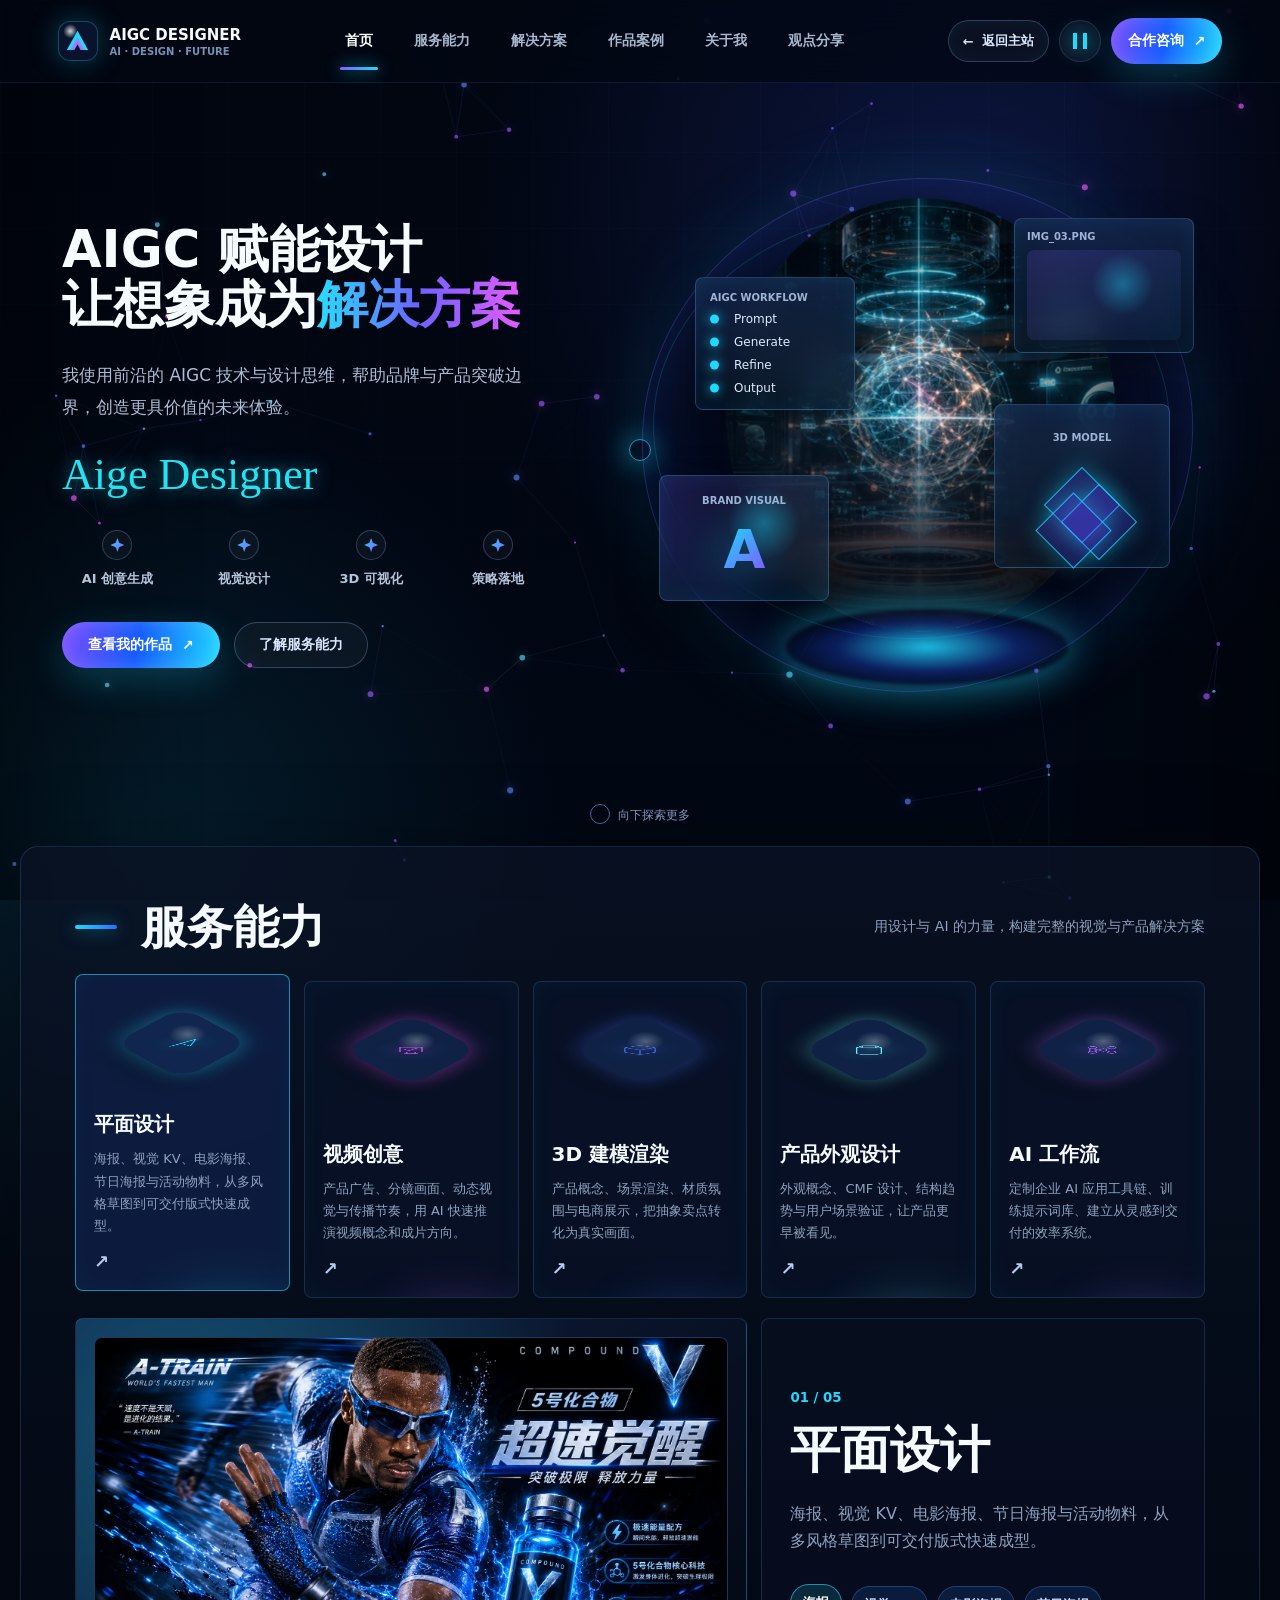
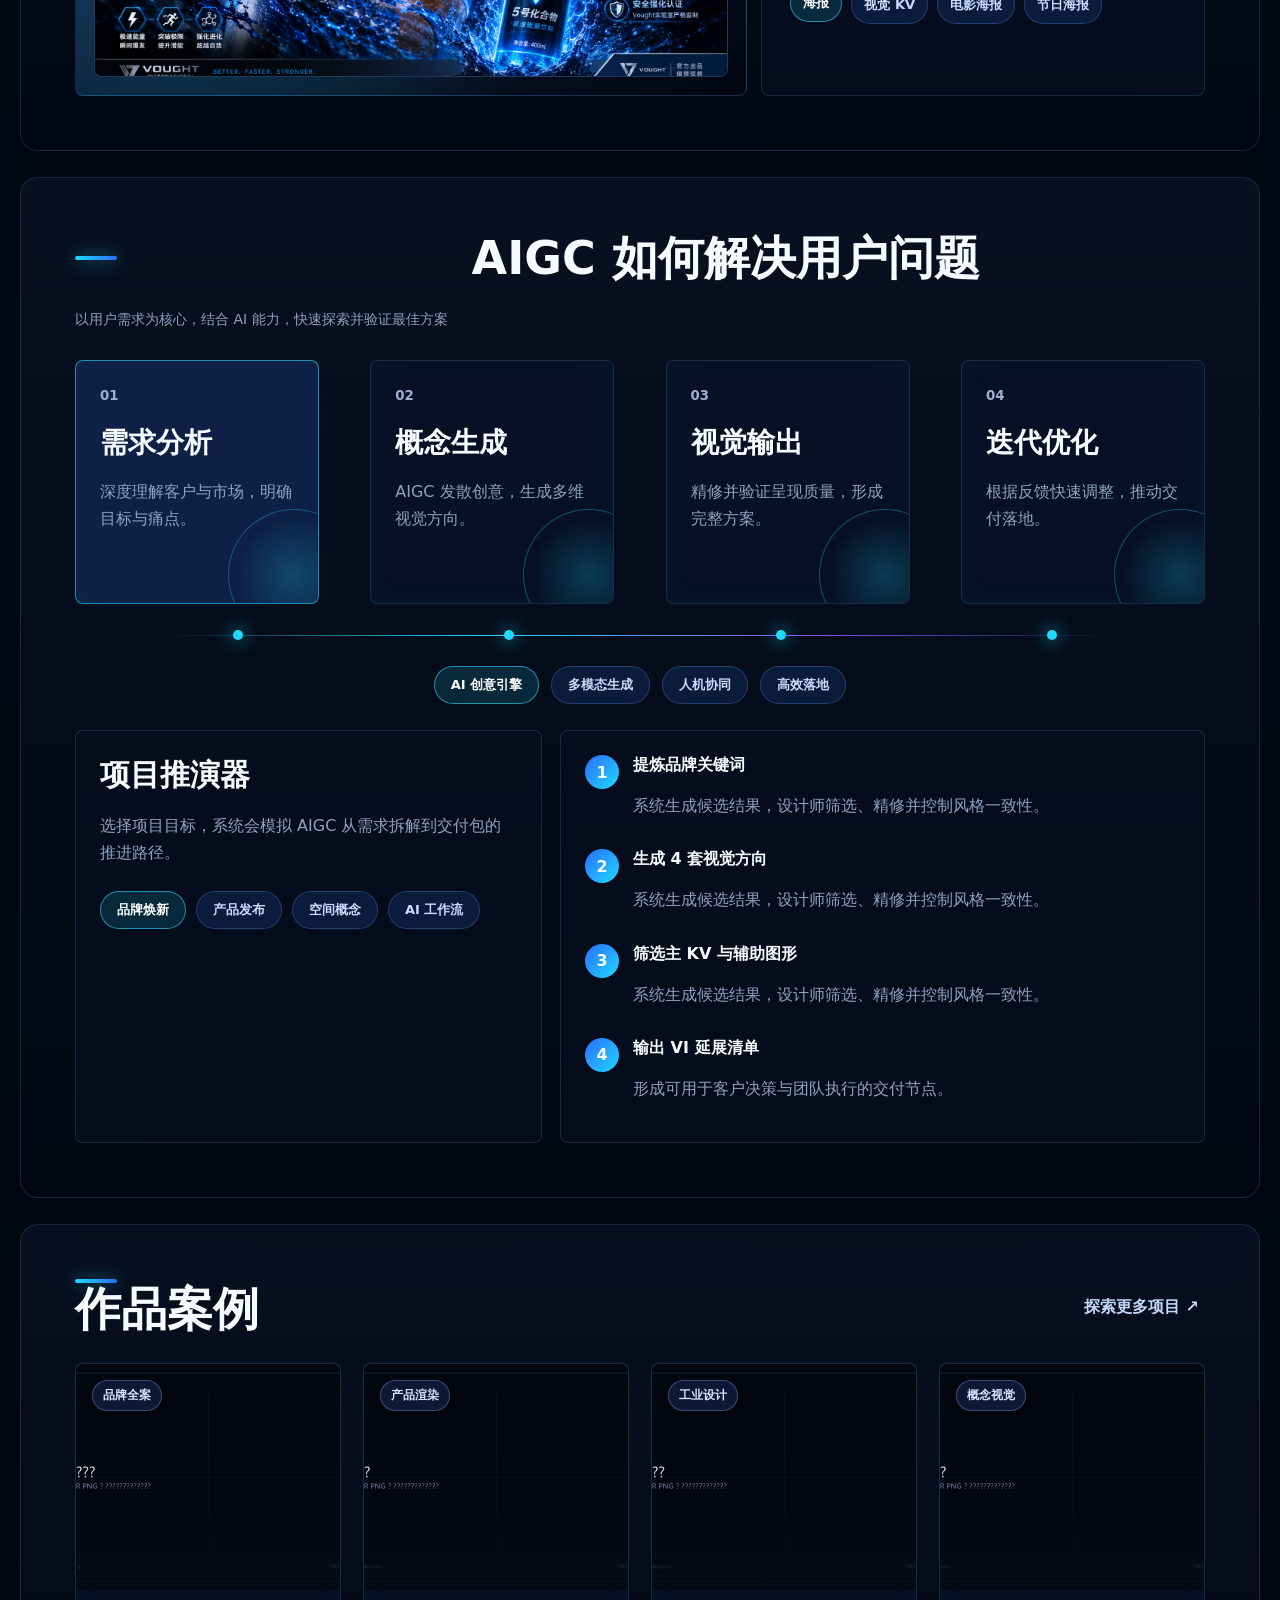
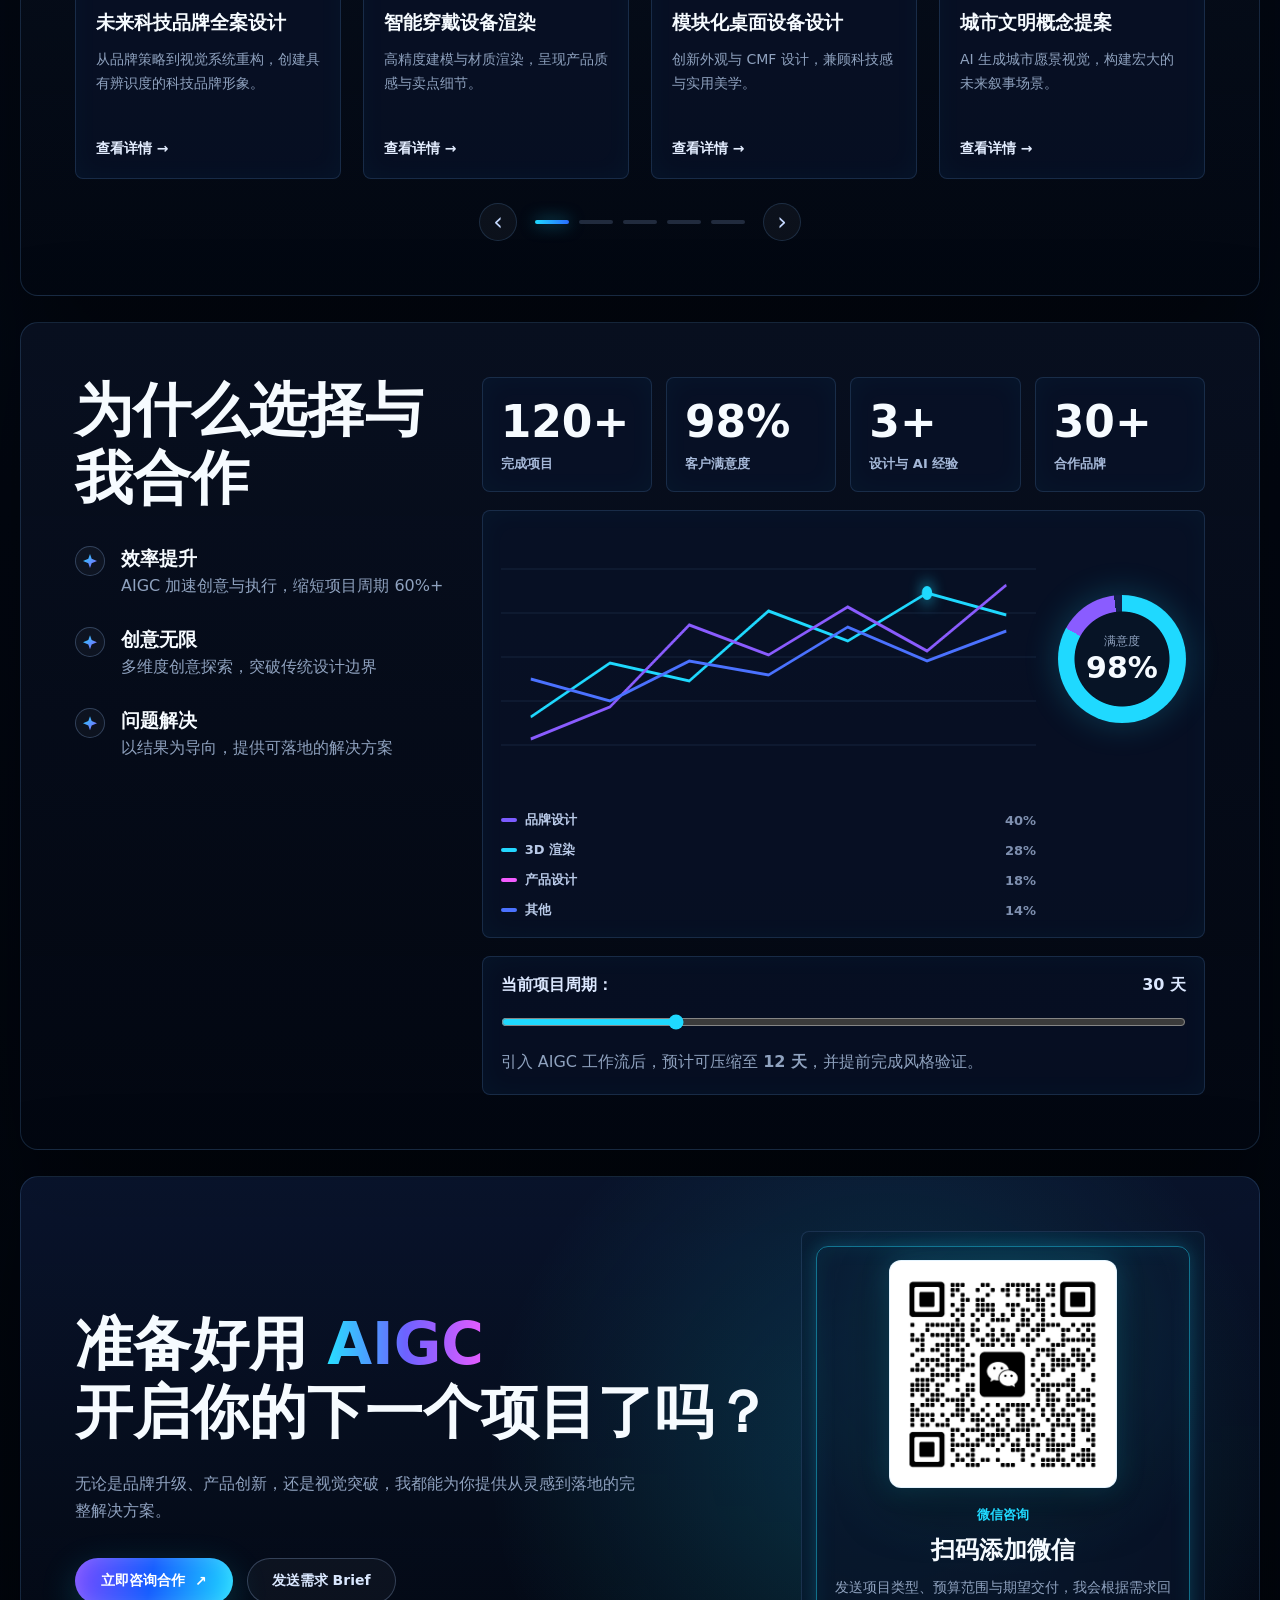
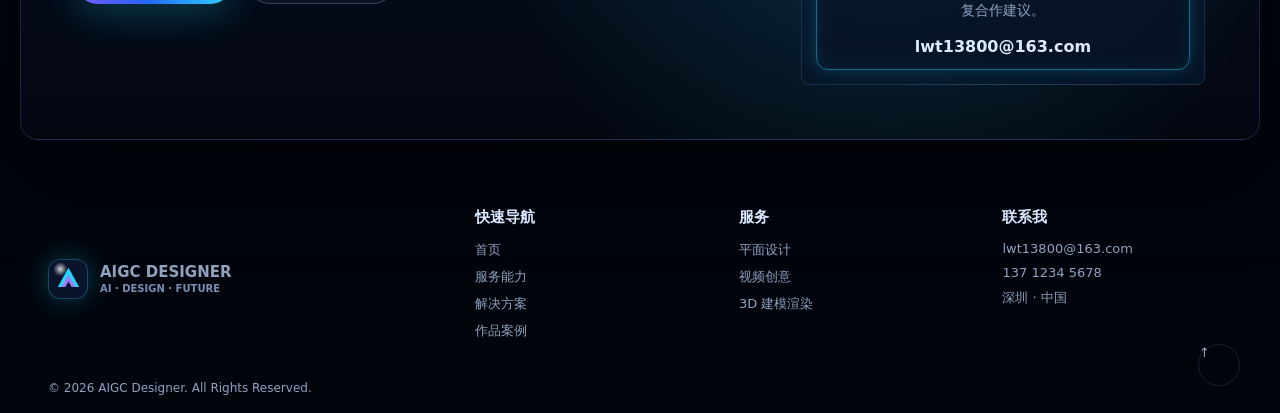
<file: aigc-design.html>
<!doctype html>
<html lang="zh-CN">
  <head>
    <meta charset="UTF-8" />
    <meta name="viewport" content="width=device-width, initial-scale=1.0" />
    <title>AIGC Designer | AI 赋能设计解决方案</title>
    <link rel="icon" href="data:image/svg+xml,%3Csvg xmlns='http://www.w3.org/2000/svg' viewBox='0 0 38 38'%3E%3Crect width='38' height='38' rx='10' fill='%23020b18'/%3E%3Cpath d='M19 4 34 31h-8.1L19 18.6 12.1 31H4L19 4Z' fill='%231fd9ff'/%3E%3Cpath d='M19 13.2 29.4 31h-6.1L19 23.2 14.7 31H8.6L19 13.2Z' fill='%238a5cff'/%3E%3C/svg%3E" />
    <meta
      name="description"
      content="AIGC Designer 为品牌、产品和空间项目提供平面设计、视频创意、3D 建模渲染、产品外观设计与 AI 工作流解决方案。"
    />
    <link rel="stylesheet" href="./aigc-design.css?v=back-home-01" />
  </head>
  <body>
    <canvas id="neural-canvas" aria-hidden="true"></canvas>
    <div class="cursor-glow" aria-hidden="true"></div>

    <header class="site-header">
      <a class="brand" href="#home" aria-label="AIGC Designer 首页">
        <span class="brand-mark" aria-hidden="true">
          <svg viewBox="0 0 38 38" role="img">
            <path d="M19 4 34 31h-8.1L19 18.6 12.1 31H4L19 4Z" />
            <path d="M19 13.2 29.4 31h-6.1L19 23.2 14.7 31H8.6L19 13.2Z" />
          </svg>
        </span>
        <span>
          <strong>AIGC DESIGNER</strong>
          <small>AI · DESIGN · FUTURE</small>
        </span>
      </a>

      <nav class="nav" aria-label="主导航">
        <a class="is-active" href="#home">首页</a>
        <a href="#services">服务能力</a>
        <a href="#solution">解决方案</a>
        <a href="#cases">作品案例</a>
        <a href="#why">关于我</a>
        <a href="#brief">观点分享</a>
      </nav>

      <div class="header-actions">
        <a class="home-button" href="./index.html" aria-label="返回一级页面">
          <span aria-hidden="true">←</span>
          <span class="home-button-label">返回主站</span>
        </a>
        <button class="icon-button" id="motion-toggle" type="button" aria-label="暂停动态效果">
          <span class="pause-icon"></span>
        </button>
        <a class="pill-button" href="#brief">合作咨询 <span>↗</span></a>
      </div>
    </header>

    <main id="home">
      <section class="hero">
        <div class="hero-copy">
          <h1>AIGC 赋能设计<br />让想象成为<span>解决方案</span></h1>
          <p>
            我使用前沿的 AIGC 技术与设计思维，帮助品牌与产品突破边界，创造更具价值的未来体验。
          </p>
          <div class="signature">Aige Designer</div>
          <ul class="hero-capabilities" aria-label="核心能力">
            <li><i data-icon="spark"></i>AI 创意生成</li>
            <li><i data-icon="pen"></i>视觉设计</li>
            <li><i data-icon="cube"></i>3D 可视化</li>
            <li><i data-icon="motion"></i>策略落地</li>
          </ul>
          <div class="hero-actions">
            <a class="primary-button" href="#cases">查看我的作品 <span>↗</span></a>
            <a class="secondary-button" href="#solution">了解服务能力</a>
          </div>
        </div>

        <div class="hero-stage" id="hero-stage" aria-label="AIGC 设计工作台可视化">
          <div class="halo halo-a"></div>
          <div class="halo halo-b"></div>
          <div class="portrait-shell">
            <img src="./assets/aigc-designer/aigc-command-center.png" alt="AIGC 多模态创意工作台" />
          </div>
          <div class="holo-base"></div>
          <div class="float-panel workflow-card" data-depth="18">
            <small>AIGC WORKFLOW</small>
            <span>Prompt</span>
            <span>Generate</span>
            <span>Refine</span>
            <span>Output</span>
          </div>
          <div class="float-panel image-card" data-depth="-12">
            <small>IMG_03.PNG</small>
            <div class="mini-preview"></div>
          </div>
          <div class="float-panel model-card" data-depth="10">
            <small>3D MODEL</small>
            <div class="cube">
              <i></i><i></i><i></i>
            </div>
          </div>
          <div class="float-panel brand-card" data-depth="-16">
            <small>BRAND VISUAL</small>
            <strong>A</strong>
          </div>
        </div>
        <a class="scroll-hint" href="#services">向下探索更多</a>
      </section>

      <section class="section services" id="services">
        <div class="section-title">
          <span></span>
          <h2>服务能力</h2>
          <p>用设计与 AI 的力量，构建完整的视觉与产品解决方案</p>
        </div>
        <div class="service-grid" id="service-grid"></div>
        <div class="service-lab">
          <div class="service-visual" aria-live="polite">
            <div class="work-preview" id="work-preview">
              <div class="work-frame" id="work-frame"></div>
              <video class="work-video" id="work-video" muted loop playsinline preload="metadata"></video>
              <div class="work-caption">
                <small id="work-type">海报</small>
                <strong id="work-name">未来科技品牌发布海报</strong>
              </div>
            </div>
            <div class="service-orbit"></div>
            <div class="service-object" id="service-object"></div>
          </div>
          <div class="service-copy">
            <small id="service-index">01 / 05</small>
            <h3 id="service-title">平面设计</h3>
            <p id="service-desc"></p>
            <div class="tag-row" id="service-tags" aria-label="切换作品类型"></div>
          </div>
        </div>
      </section>

      <section class="section solution" id="solution">
        <div class="section-title wide">
          <span></span>
          <h2>AIGC 如何解决用户问题</h2>
          <p>以用户需求为核心，结合 AI 能力，快速探索并验证最佳方案</p>
        </div>
        <div class="process-board">
          <div class="process-cards" id="process-cards"></div>
          <div class="process-line" aria-hidden="true">
            <span></span><span></span><span></span><span></span>
          </div>
          <div class="engine-row">
            <button type="button" data-engine="AI 创意引擎">AI 创意引擎</button>
            <button type="button" data-engine="多模态生成">多模态生成</button>
            <button type="button" data-engine="人机协同">人机协同</button>
            <button type="button" data-engine="高效落地">高效落地</button>
          </div>
        </div>

        <div class="simulator">
          <div>
            <h3>项目推演器</h3>
            <p>选择项目目标，系统会模拟 AIGC 从需求拆解到交付包的推进路径。</p>
            <div class="sim-tabs" id="sim-tabs"></div>
          </div>
          <div class="sim-output" id="sim-output" aria-live="polite"></div>
        </div>
      </section>

      <section class="section cases" id="cases">
        <div class="section-title split">
          <div>
            <span></span>
            <h2>作品案例</h2>
          </div>
          <button class="text-button" id="shuffle-cases" type="button">探索更多项目 ↗</button>
        </div>
        <div class="case-viewport">
          <div class="case-track" id="case-track"></div>
        </div>
        <div class="case-controls">
          <button class="round-button" id="case-prev" type="button" aria-label="上一个案例">‹</button>
          <div class="dots" id="case-dots"></div>
          <button class="round-button" id="case-next" type="button" aria-label="下一个案例">›</button>
        </div>
      </section>

      <section class="section why" id="why">
        <div class="why-copy">
          <h2>为什么选择与我合作</h2>
          <div class="reason-list">
            <article>
              <i data-icon="speed"></i>
              <div>
                <h3>效率提升</h3>
                <p>AIGC 加速创意与执行，缩短项目周期 60%+</p>
              </div>
            </article>
            <article>
              <i data-icon="idea"></i>
              <div>
                <h3>创意无限</h3>
                <p>多维度创意探索，突破传统设计边界</p>
              </div>
            </article>
            <article>
              <i data-icon="solve"></i>
              <div>
                <h3>问题解决</h3>
                <p>以结果为导向，提供可落地的解决方案</p>
              </div>
            </article>
          </div>
        </div>
        <div class="metric-panel">
          <div class="metric-grid">
            <article><strong data-count="120">0</strong><span>完成项目</span></article>
            <article><strong data-count="98">0</strong><span>客户满意度</span></article>
            <article><strong data-count="3">0</strong><span>设计与 AI 经验</span></article>
            <article><strong data-count="30">0</strong><span>合作品牌</span></article>
          </div>
          <div class="chart-card">
            <canvas id="chart-canvas" width="720" height="260" aria-label="设计效率可视化曲线"></canvas>
            <div class="radial-score">
              <span>满意度</span>
              <strong>98%</strong>
            </div>
            <ul>
              <li><b style="--c:#7c5cff"></b>品牌设计 <span>40%</span></li>
              <li><b style="--c:#23d7ff"></b>3D 渲染 <span>28%</span></li>
              <li><b style="--c:#f35cff"></b>产品设计 <span>18%</span></li>
              <li><b style="--c:#4b72ff"></b>其他 <span>14%</span></li>
            </ul>
          </div>
          <div class="calculator">
            <label for="duration">当前项目周期：<strong id="duration-label">30 天</strong></label>
            <input id="duration" type="range" min="10" max="90" value="30" />
            <p>引入 AIGC 工作流后，预计可压缩至 <strong id="saved-days">12 天</strong>，并提前完成风格验证。</p>
          </div>
        </div>
      </section>

      <section class="section cta" id="brief">
        <div class="cta-copy">
          <h2>准备好用 <span>AIGC</span><br />开启你的下一个项目了吗？</h2>
          <p>无论是品牌升级、产品创新，还是视觉突破，我都能为你提供从灵感到落地的完整解决方案。</p>
          <div class="hero-actions">
            <button class="primary-button" id="generate-brief" type="button">立即咨询合作 <span>↗</span></button>
            <a class="secondary-button" href="mailto:lwt13800@163.com">发送需求 Brief</a>
          </div>
        </div>
        <aside class="wechat-card" aria-label="微信合作咨询">
          <div class="wechat-qr">
            <img src="./assets/aigc-designer/wechat-qr.png" alt="微信二维码" />
          </div>
          <div class="wechat-copy">
            <span>微信咨询</span>
            <h3>扫码添加微信</h3>
            <p>发送项目类型、预算范围与期望交付，我会根据需求回复合作建议。</p>
            <a href="mailto:lwt13800@163.com">lwt13800@163.com</a>
          </div>
        </aside>
      </section>
    </main>

    <footer class="footer">
      <div class="brand footer-brand">
        <span class="brand-mark" aria-hidden="true">
          <svg viewBox="0 0 38 38"><path d="M19 4 34 31h-8.1L19 18.6 12.1 31H4L19 4Z" /><path d="M19 13.2 29.4 31h-6.1L19 23.2 14.7 31H8.6L19 13.2Z" /></svg>
        </span>
        <span><strong>AIGC DESIGNER</strong><small>AI · DESIGN · FUTURE</small></span>
      </div>
      <div>
        <h3>快速导航</h3>
        <a href="#home">首页</a>
        <a href="#services">服务能力</a>
        <a href="#solution">解决方案</a>
        <a href="#cases">作品案例</a>
      </div>
      <div>
        <h3>服务</h3>
        <a href="#services">平面设计</a>
        <a href="#services">视频创意</a>
        <a href="#services">3D 建模渲染</a>
      </div>
      <div>
        <h3>联系我</h3>
        <a href="mailto:lwt13800@163.com">lwt13800@163.com</a>
        <a href="tel:13712345678">137 1234 5678</a>
        <span>深圳 · 中国</span>
      </div>
      <p class="copyright">© 2026 AIGC Designer. All Rights Reserved.</p>
      <a class="to-top" href="#home" aria-label="回到顶部">↑</a>
    </footer>

    <script src="./aigc-design.js?v=video-creative-01"></script>
  </body>
</html>
</file>
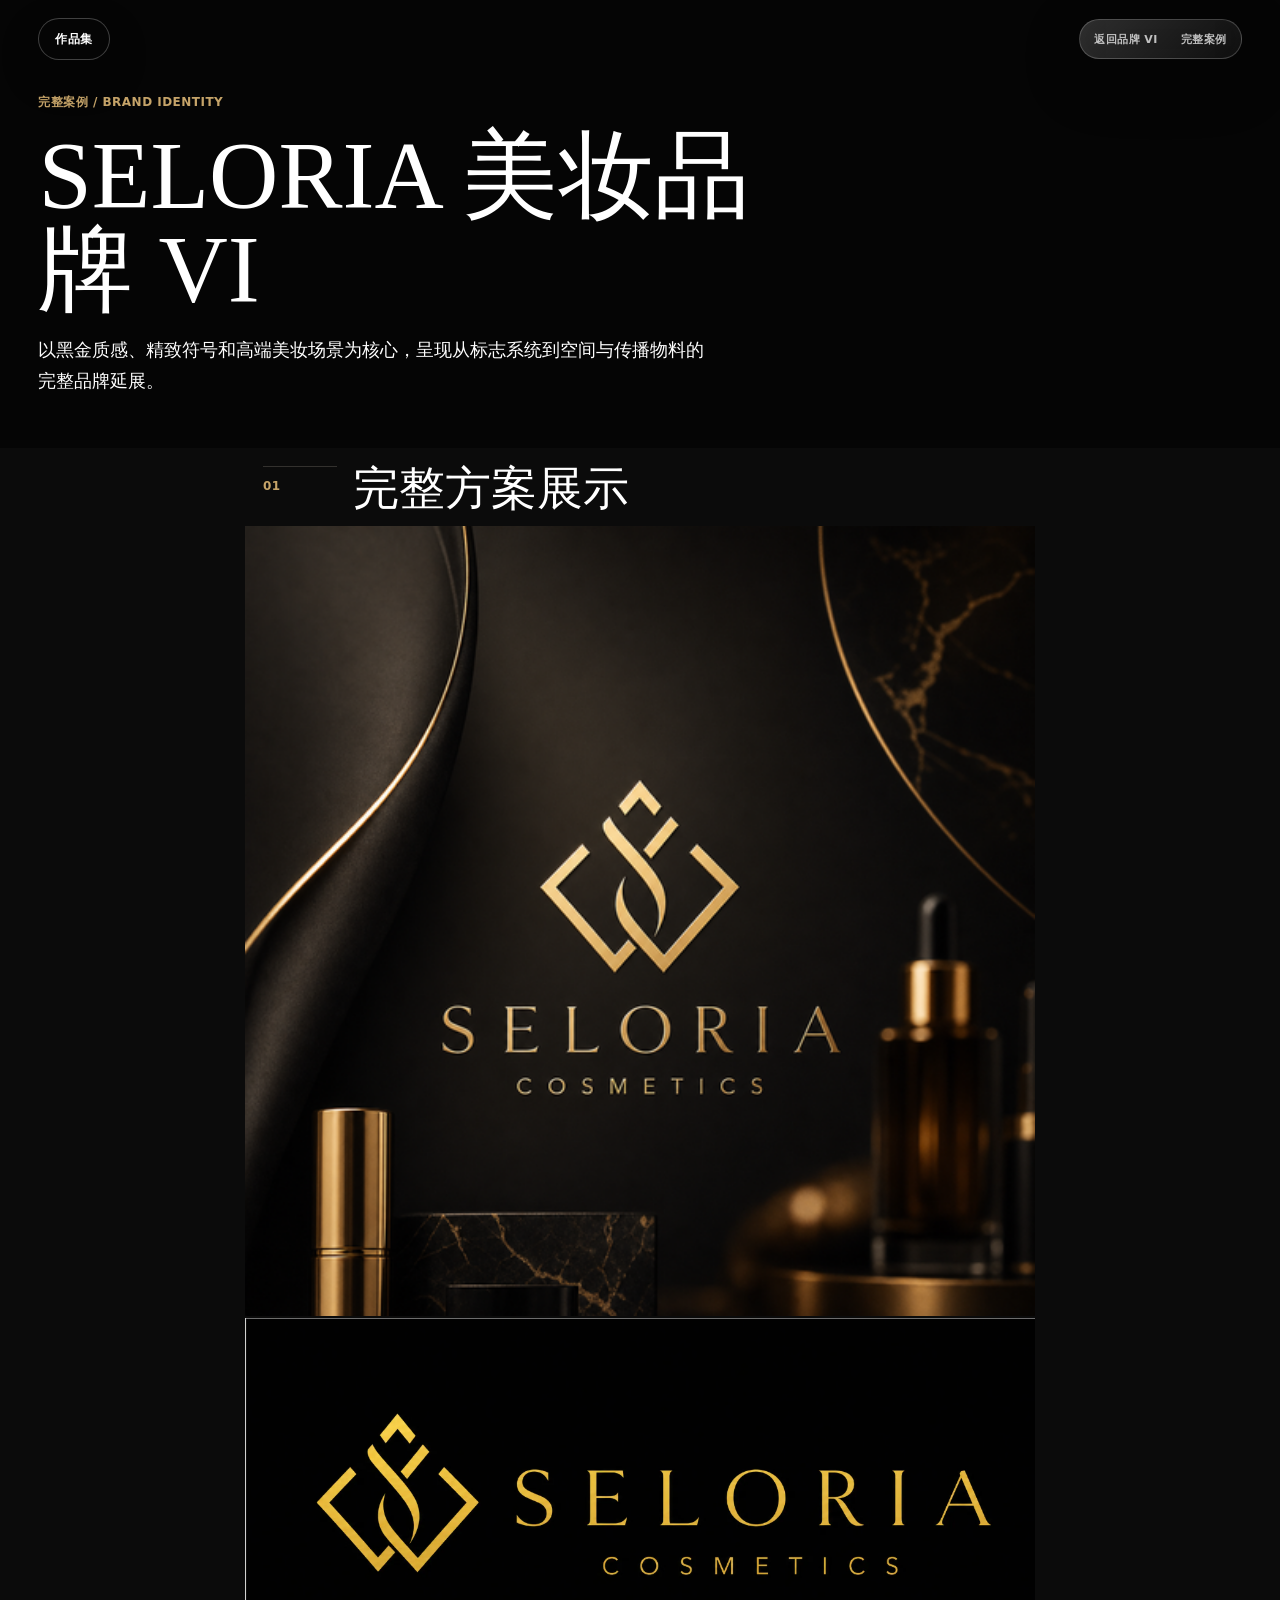
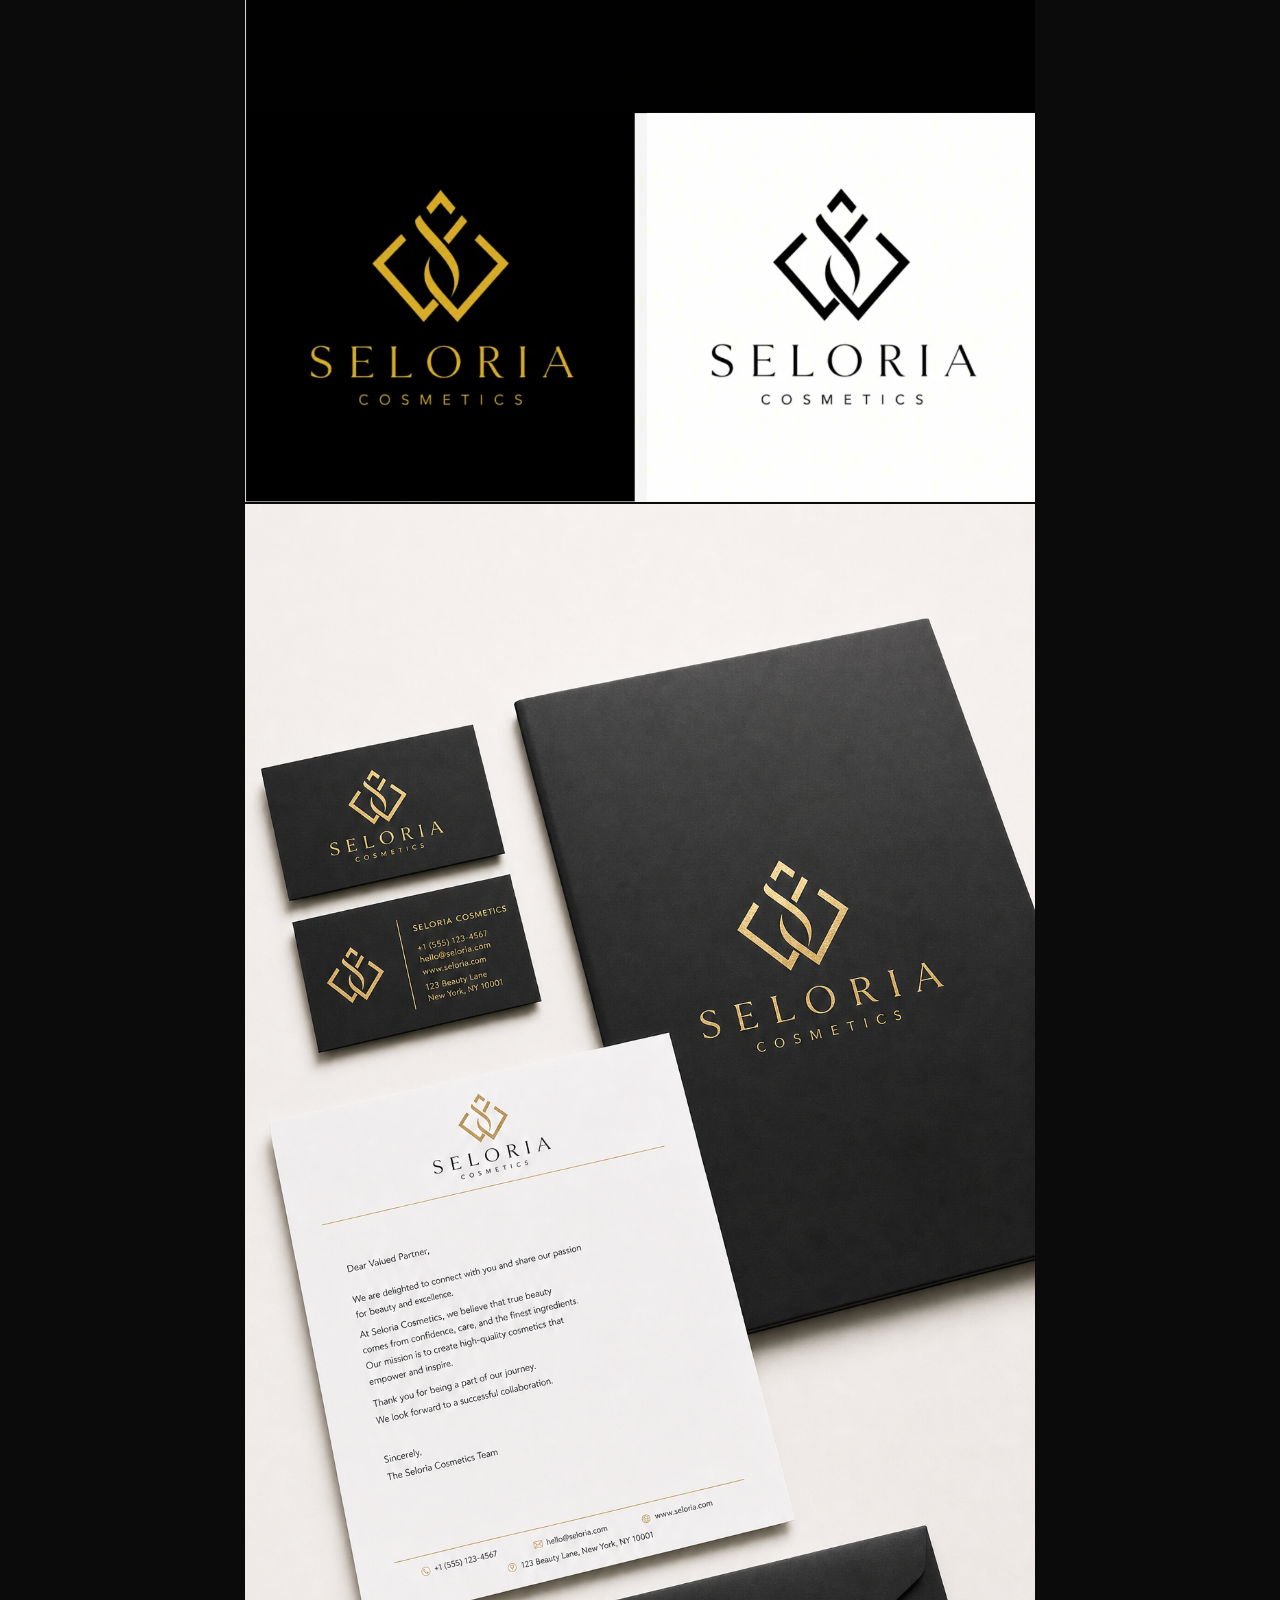
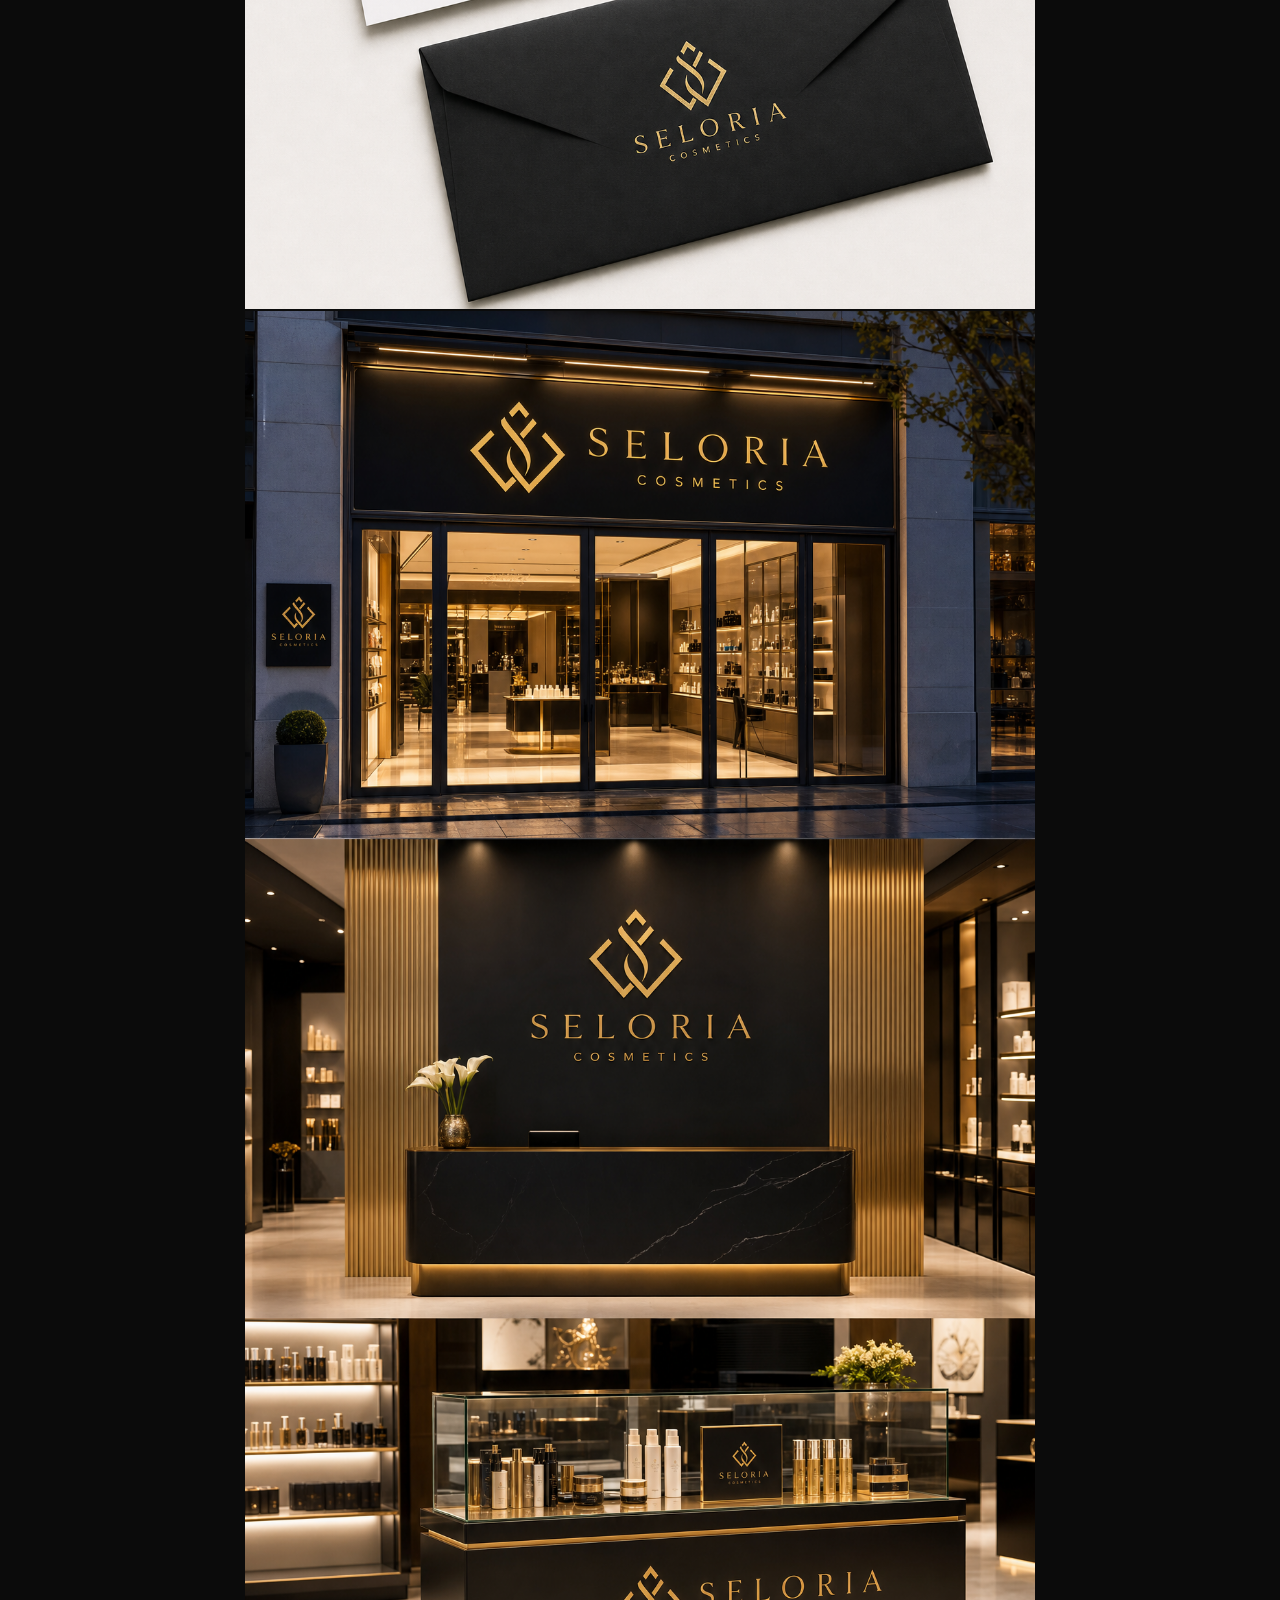
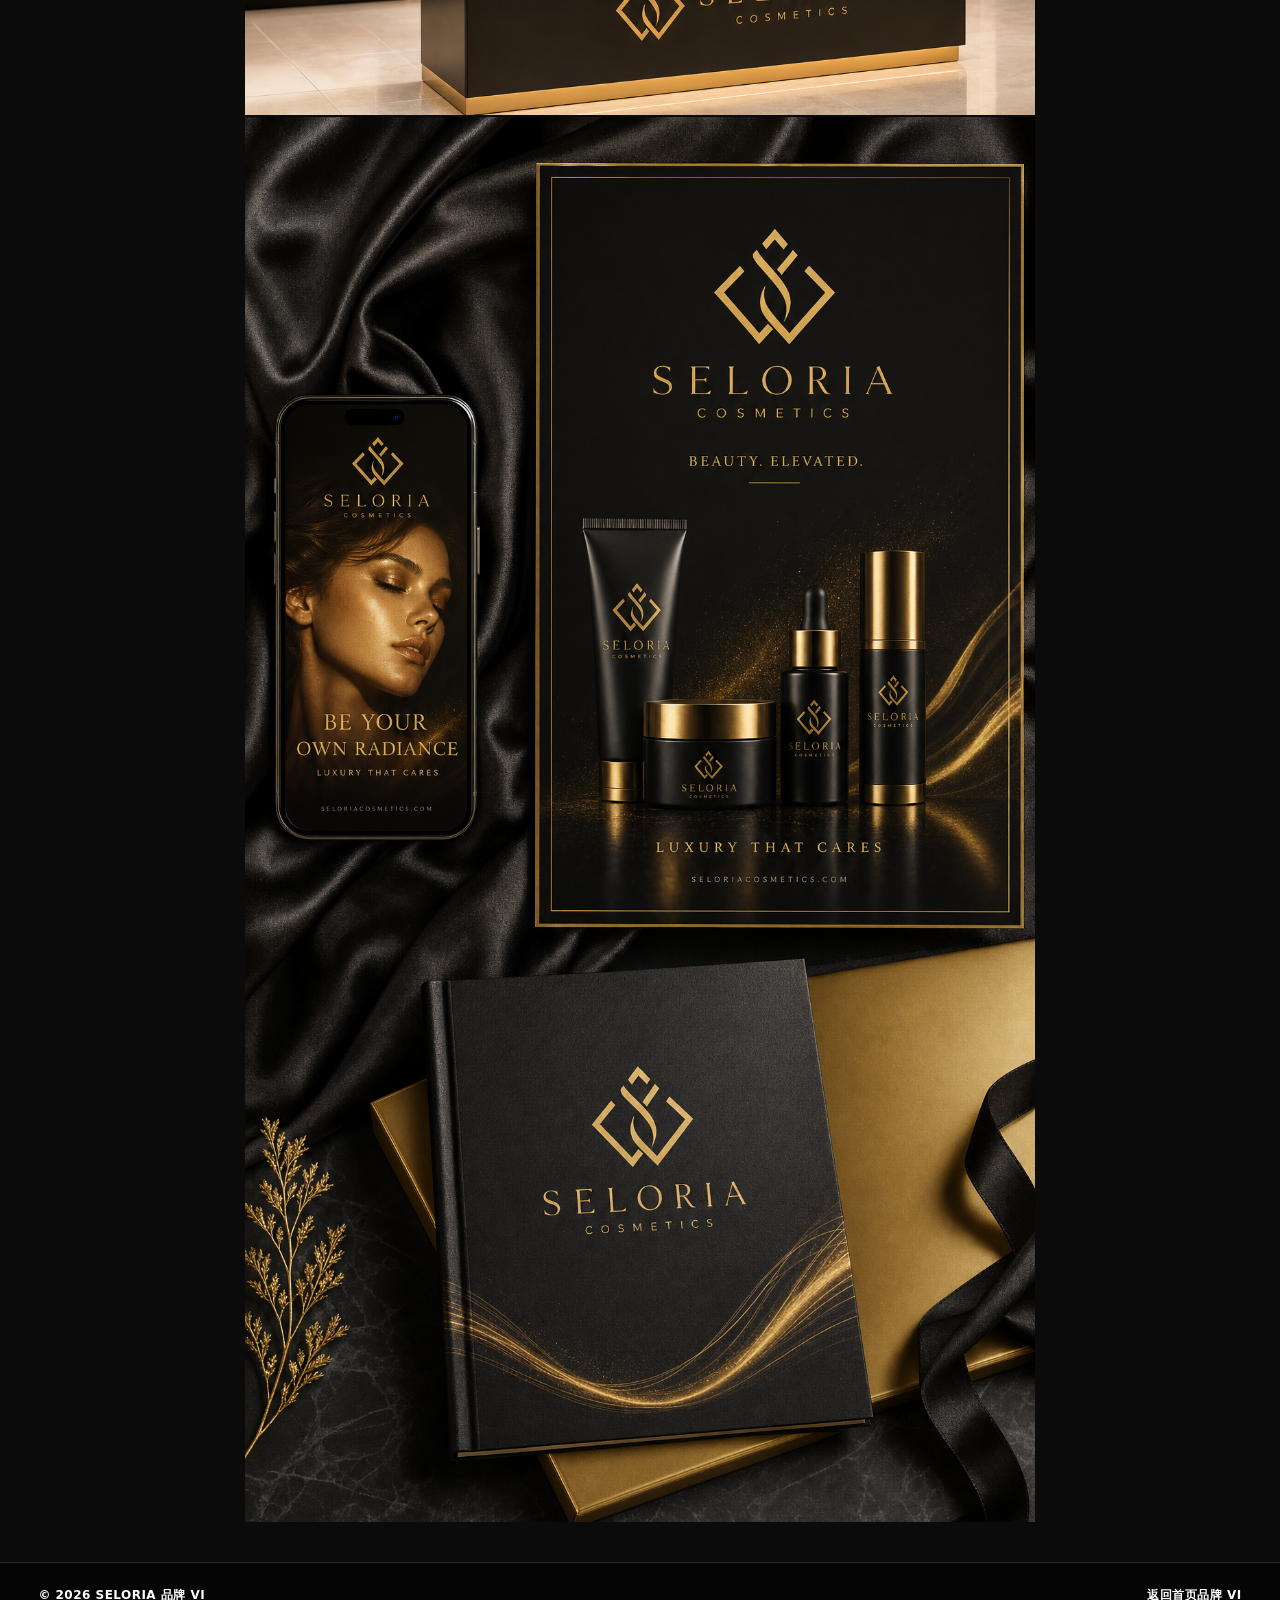
<file: brand-vi-seloria.html>
<!doctype html>
<html lang="zh-CN">
  <head>
    <meta charset="UTF-8" />
    <meta name="viewport" content="width=device-width, initial-scale=1.0" />
    <title>SELORIA 美妆品牌 VI 完整案例 | 视觉设计作品集</title>
    <meta name="description" content="SELORIA 美妆品牌 VI 完整案例展示，呈现标志系统、办公文具、空间门店与营销物料应用。" />
    <link rel="stylesheet" href="styles.css?v=visual-hierarchy-01" />
  </head>
  <body class="case-page">
    <header class="site-header">
      <a class="brand" href="index.html#top" aria-label="返回首页">作品集</a>
      <nav class="nav-links" aria-label="案例页导航">
        <a href="index.html#brand">返回品牌 VI</a>
        <a href="#static">完整案例</a>
      </nav>
    </header>

    <main>
      <section class="case-page-hero">
        <span>完整案例 / Brand Identity</span>
        <h1>SELORIA 美妆品牌 VI</h1>
        <p>
          以黑金质感、精致符号和高端美妆场景为核心，呈现从标志系统到空间与传播物料的完整品牌延展。
        </p>
      </section>

      <section id="static" class="case-page-section" aria-labelledby="static-title">
        <div class="case-page-heading">
          <span>01</span>
          <h2 id="static-title">完整方案展示</h2>
        </div>
        <div class="ip-reference-stack brand-reference-stack" aria-label="SELORIA 品牌 VI 完整案例">
          <figure>
            <img src="assets/portfolio/brand-vi-seloria/cover.png" alt="SELORIA 品牌 VI 案例封面" />
          </figure>
          <figure>
            <img src="assets/portfolio/brand-vi-seloria/01-logo-system.png" alt="SELORIA 标志系统展示" />
          </figure>
          <figure id="applications">
            <img src="assets/portfolio/brand-vi-seloria/02-stationery.png" alt="SELORIA 办公文具应用展示" />
          </figure>
          <figure>
            <img src="assets/portfolio/brand-vi-seloria/03-space.png" alt="SELORIA 空间门店应用展示" />
          </figure>
          <figure>
            <img src="assets/portfolio/brand-vi-seloria/04-marketing.png" alt="SELORIA 营销物料应用展示" />
          </figure>
        </div>
      </section>
    </main>

    <footer class="site-footer">
      <span>© 2026 SELORIA 品牌 VI</span>
      <a href="index.html#brand">返回首页品牌 VI</a>
    </footer>
  </body>
</html>
</file>
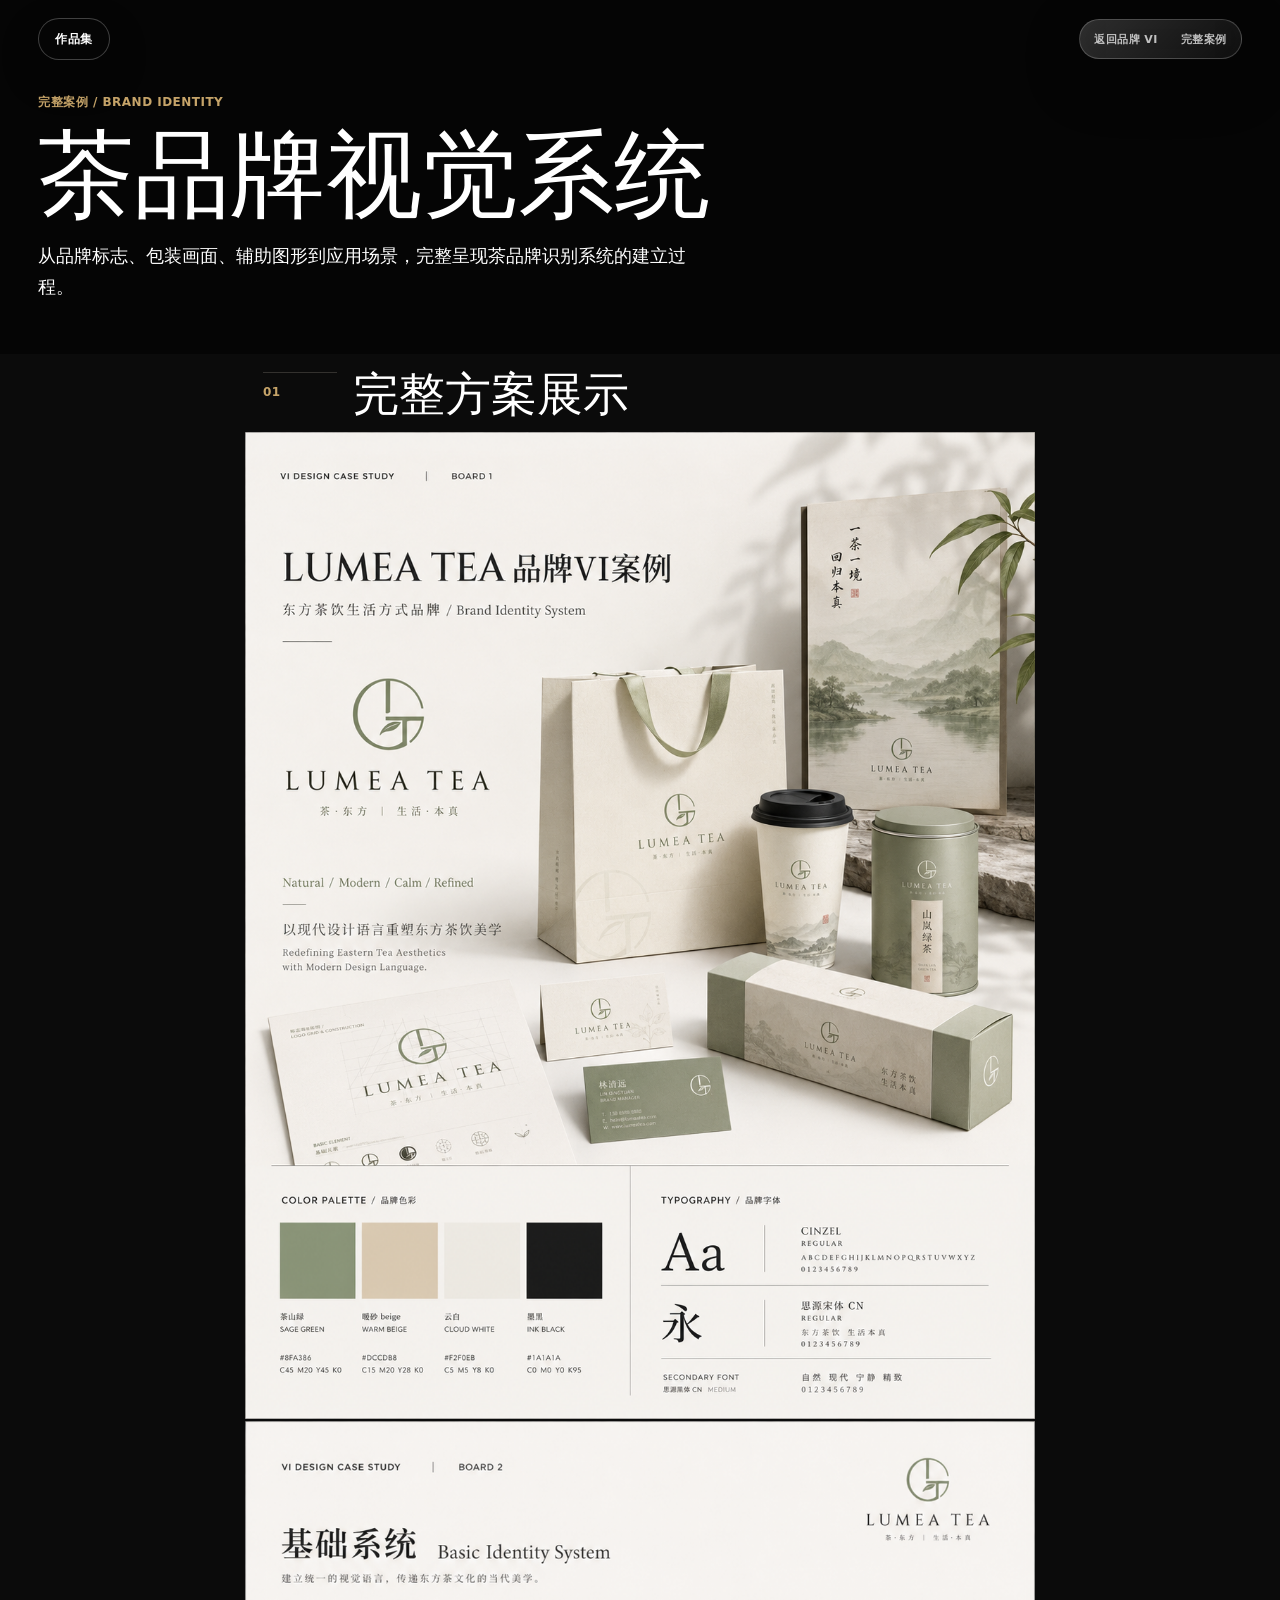
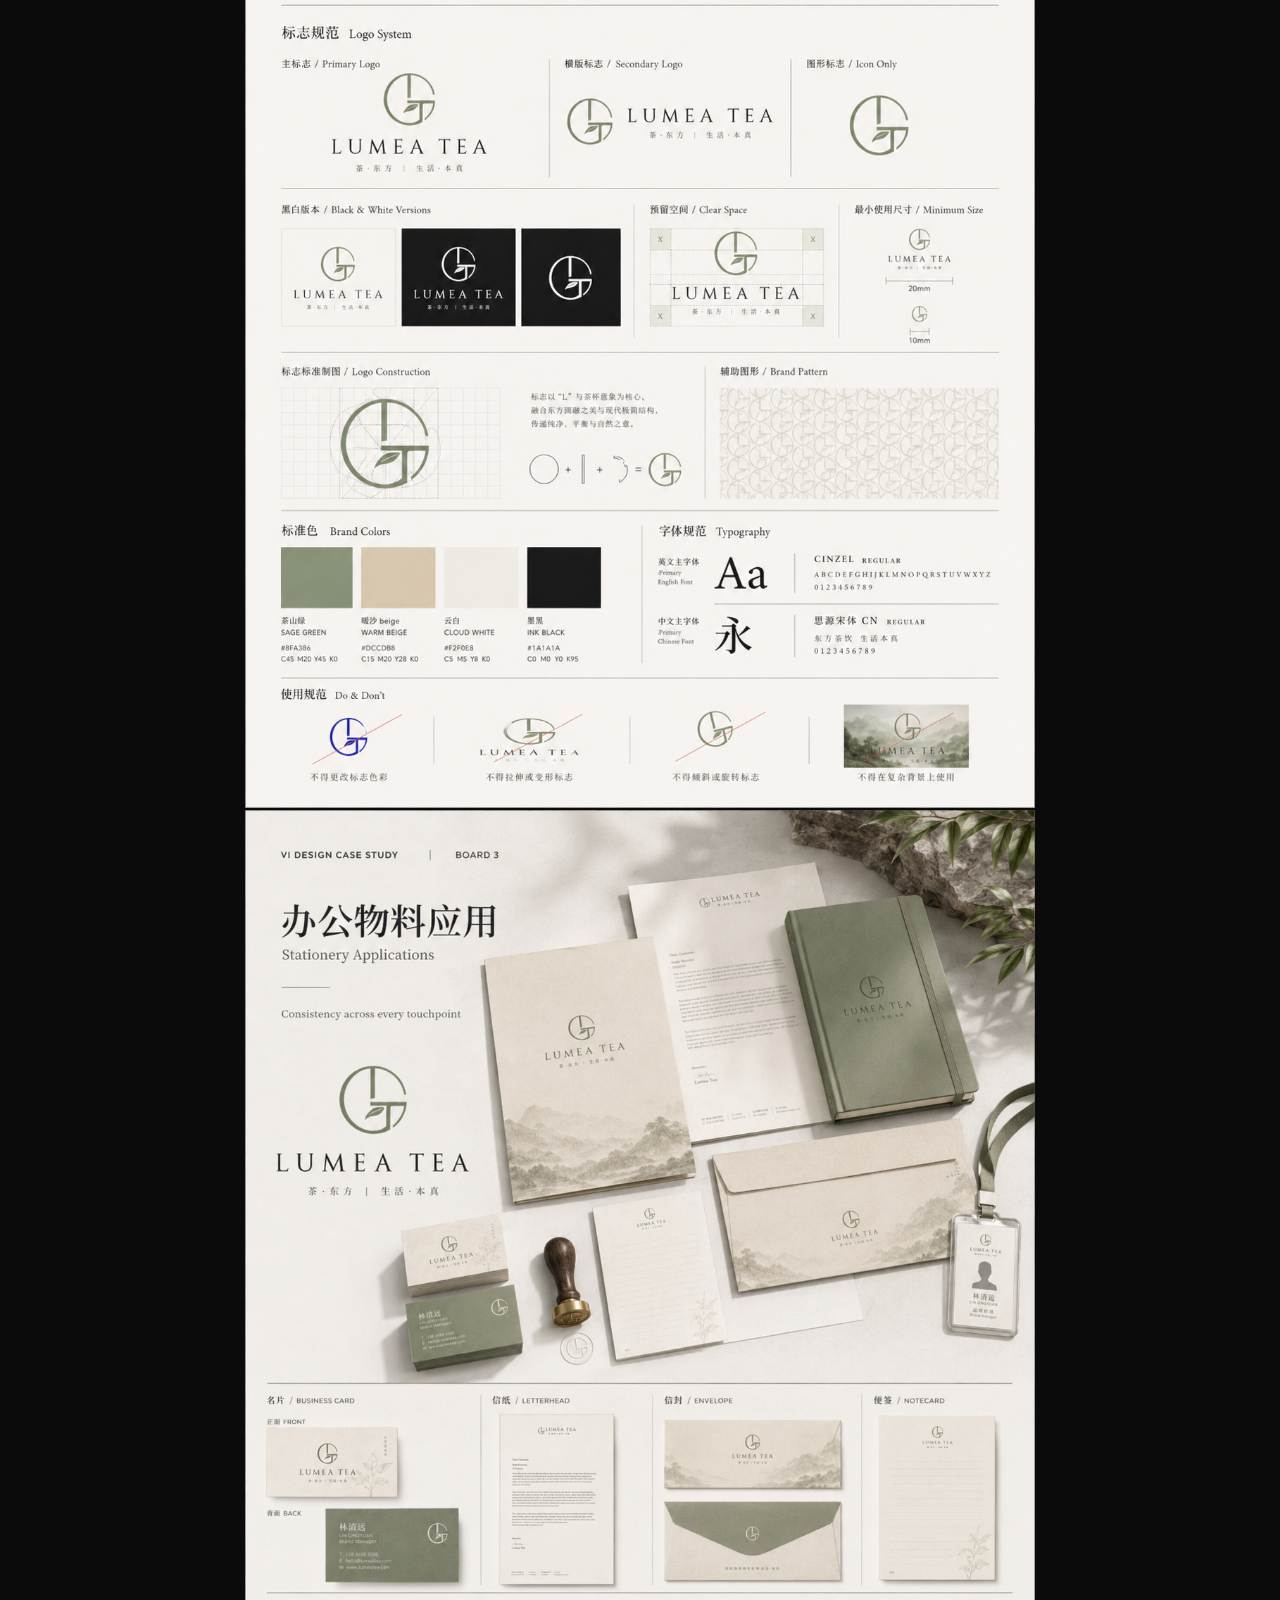
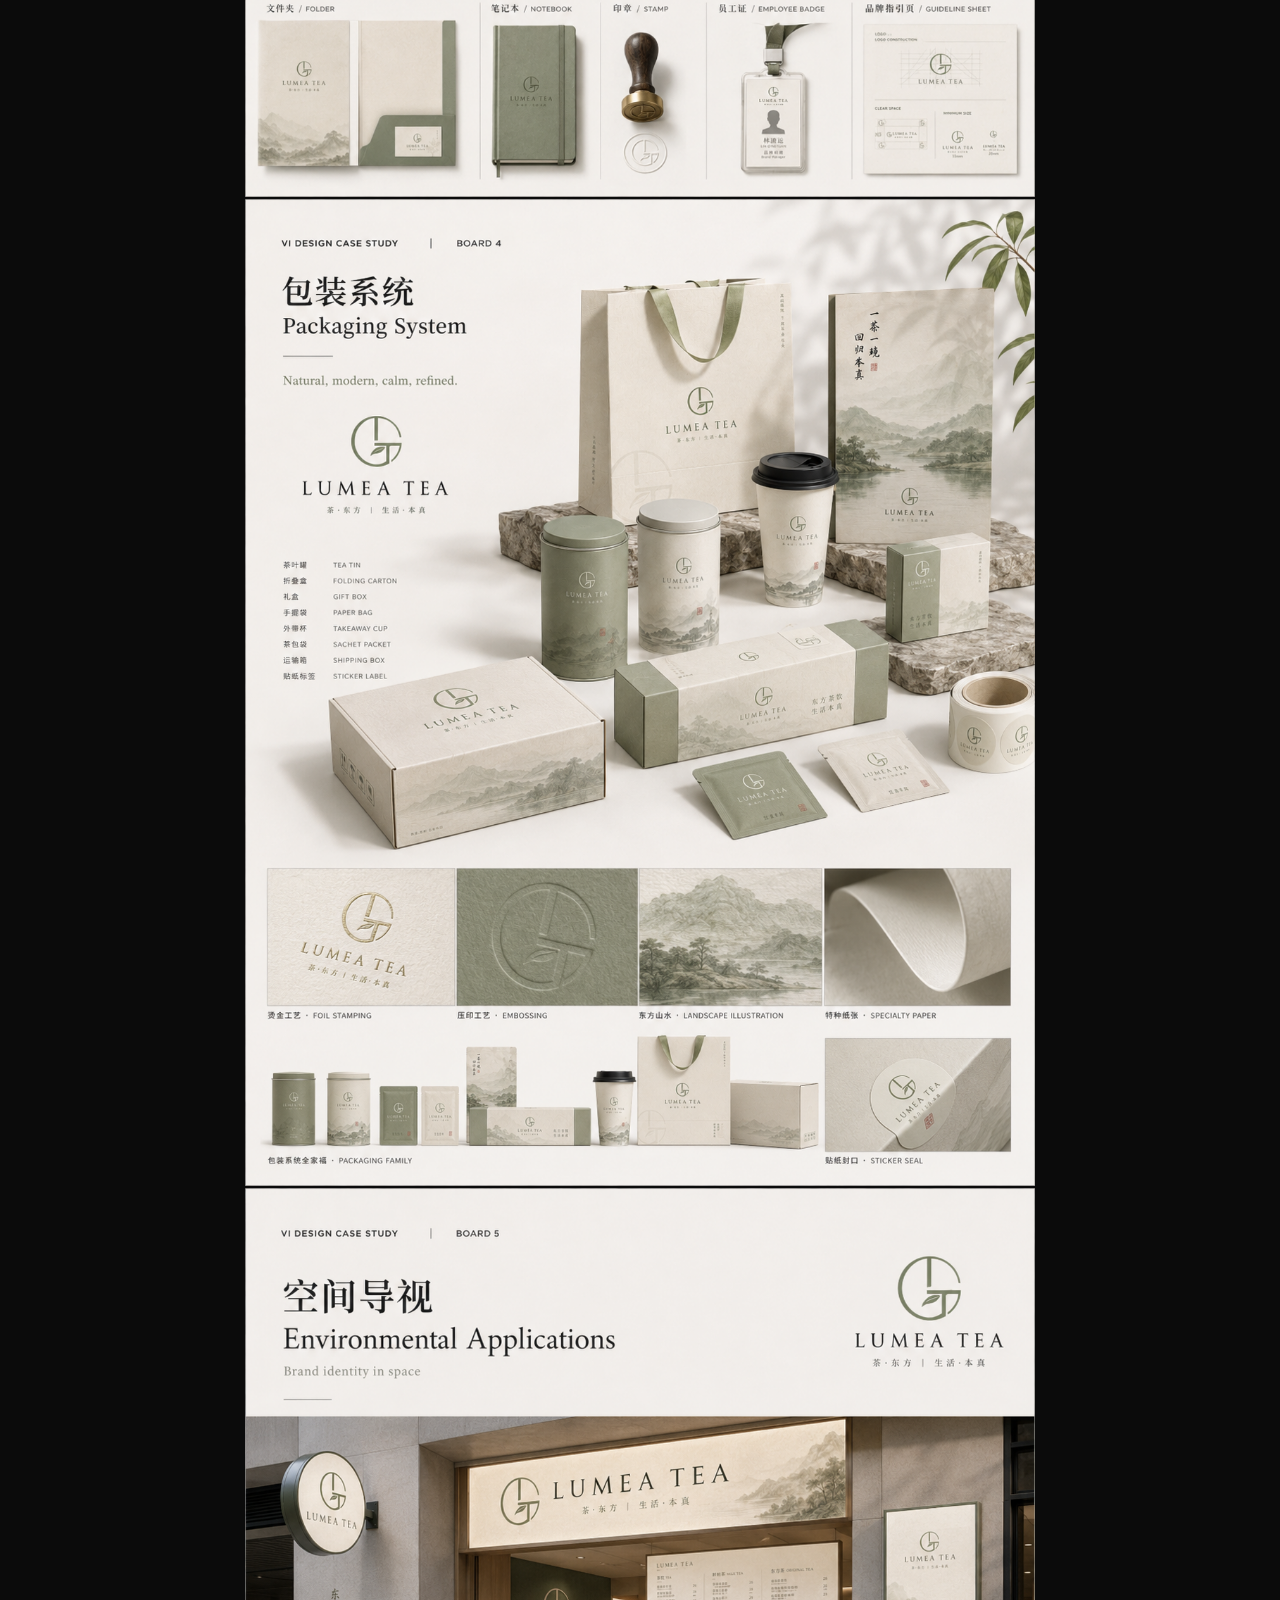
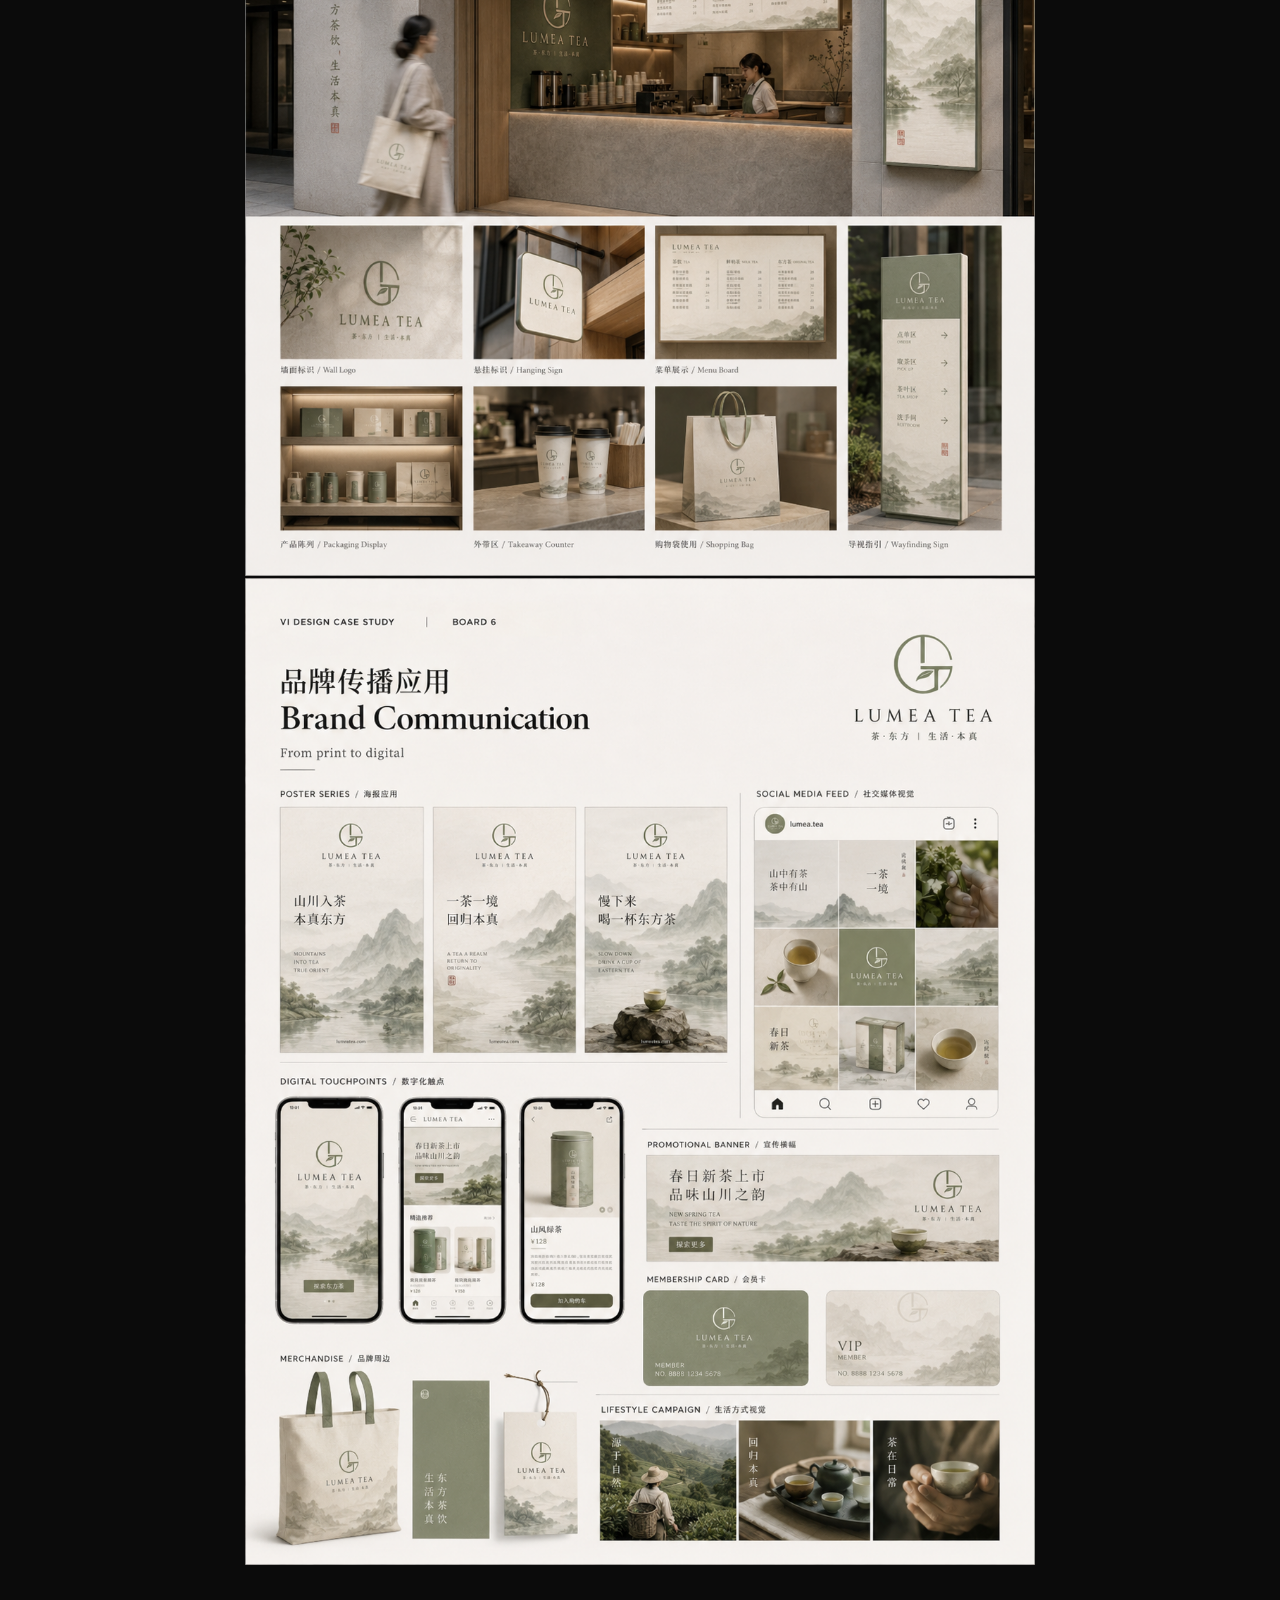
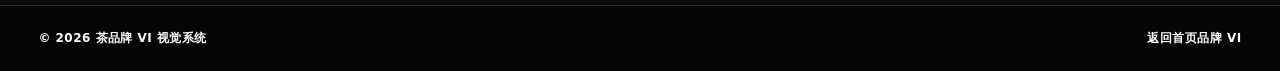
<file: brand-vi-tea.html>
﻿<!doctype html>
<html lang="zh-CN">
  <head>
    <meta charset="UTF-8" />
    <meta name="viewport" content="width=device-width, initial-scale=1.0" />
    <title>茶品牌视觉系统完整案例 | 视觉设计作品集</title>
    <meta name="description" content="茶品牌视觉系统完整案例展示，呈现识别、包装与应用延展。" />
    <link rel="stylesheet" href="styles.css?v=visual-hierarchy-01" />
  </head>
  <body class="case-page">
    <header class="site-header">
      <a class="brand" href="index.html#top" aria-label="返回首页">作品集</a>
      <nav class="nav-links" aria-label="案例页导航">
        <a href="index.html#brand">返回品牌 VI</a>
        <a href="#static">完整案例</a>
      </nav>
    </header>

    <main>
      <section class="case-page-hero">
        <span>完整案例 / Brand Identity</span>
        <h1>茶品牌视觉系统</h1>
        <p>
          从品牌标志、包装画面、辅助图形到应用场景，完整呈现茶品牌识别系统的建立过程。
        </p>
      </section>

      <section id="static" class="case-page-section" aria-labelledby="static-title">
        <div class="case-page-heading">
          <span>01</span>
          <h2 id="static-title">完整方案展示</h2>
        </div>
        <div class="ip-reference-stack brand-reference-stack" aria-label="茶品牌 VI 完整案例">
          <figure>
            <img src="assets/portfolio/brand-vi-tea/1.png" alt="茶品牌 VI 案例第 1 张" />
          </figure>
          <figure>
            <img src="assets/portfolio/brand-vi-tea/2.png" alt="茶品牌 VI 案例第 2 张" />
          </figure>
          <figure>
            <img src="assets/portfolio/brand-vi-tea/3.png" alt="茶品牌 VI 案例第 3 张" />
          </figure>
          <figure>
            <img src="assets/portfolio/brand-vi-tea/4.png" alt="茶品牌 VI 案例第 4 张" />
          </figure>
          <figure>
            <img src="assets/portfolio/brand-vi-tea/5.png" alt="茶品牌 VI 案例第 5 张" />
          </figure>
          <figure>
            <img src="assets/portfolio/brand-vi-tea/6.png" alt="茶品牌 VI 案例第 6 张" />
          </figure>
        </div>
      </section>
    </main>

    <footer class="site-footer">
      <span>© 2026 茶品牌 VI 视觉系统</span>
      <a href="index.html#brand">返回首页品牌 VI</a>
    </footer>
  </body>
</html>
</file>
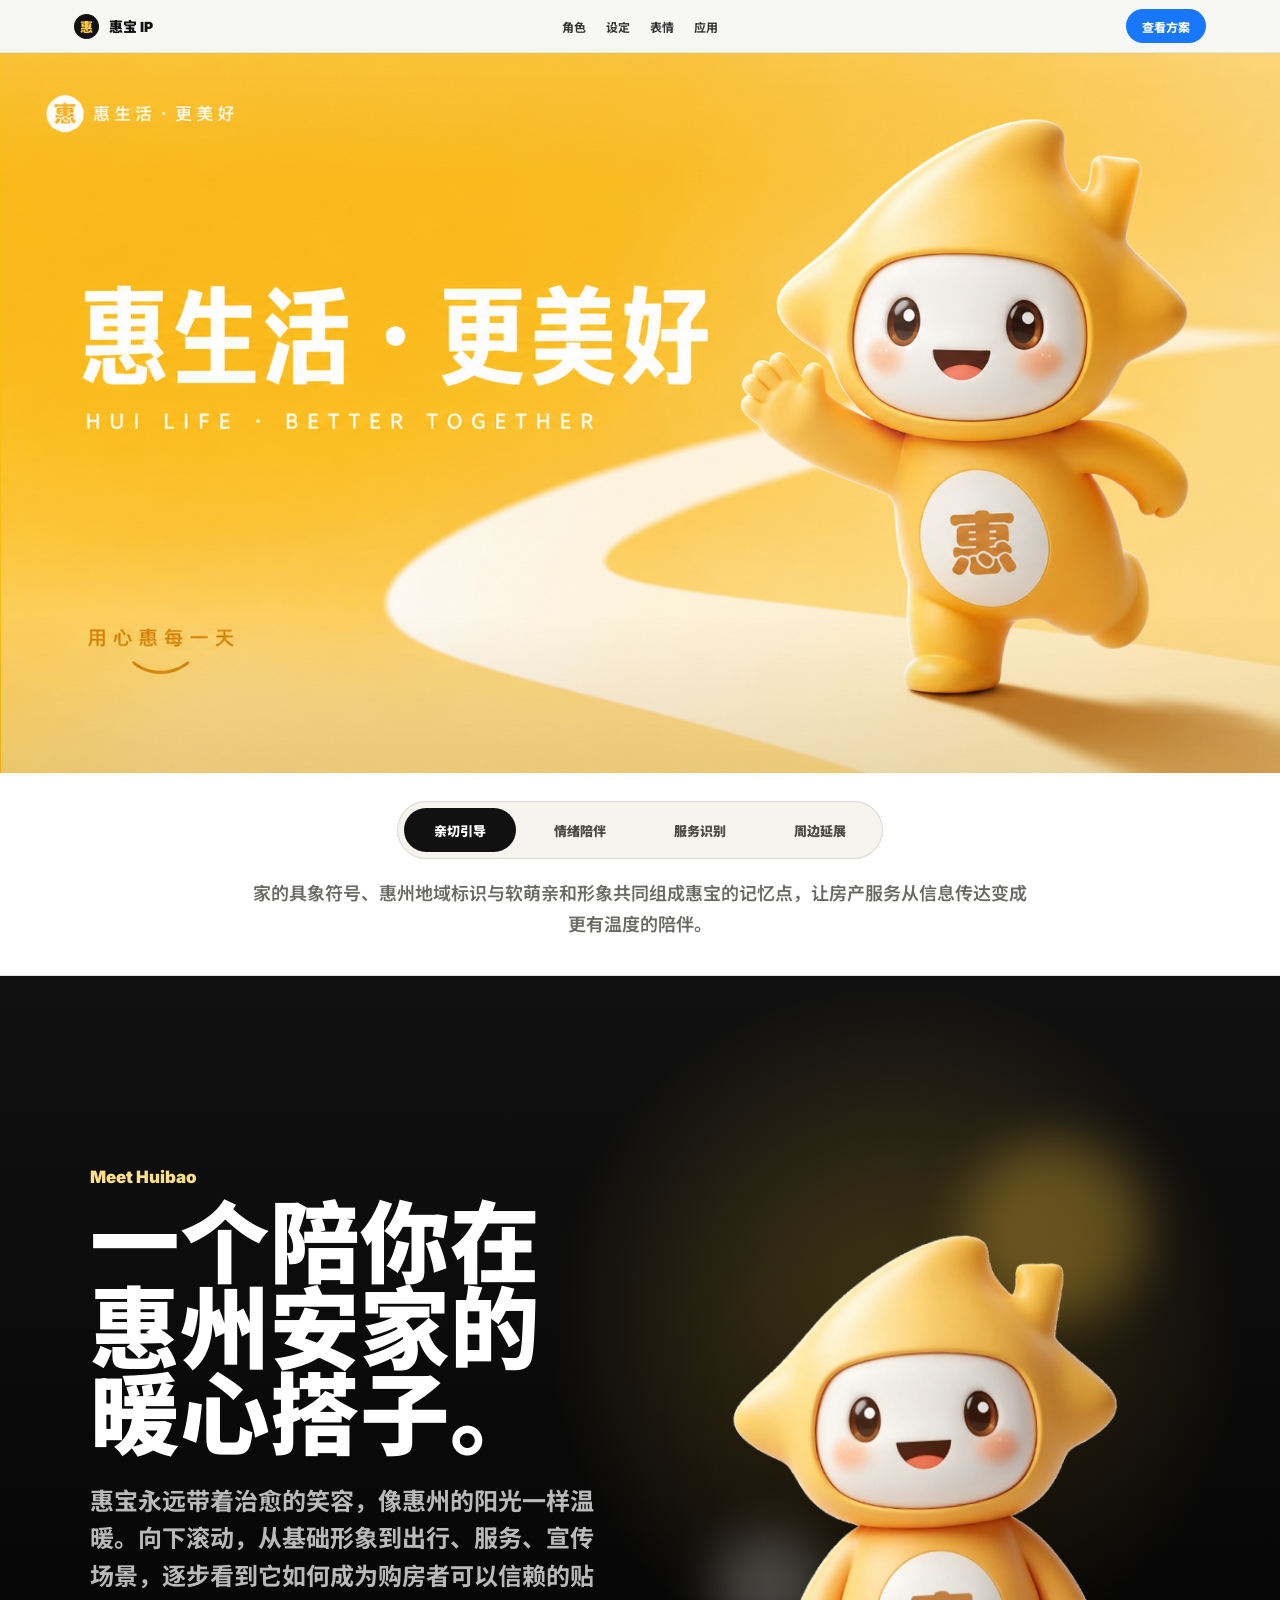
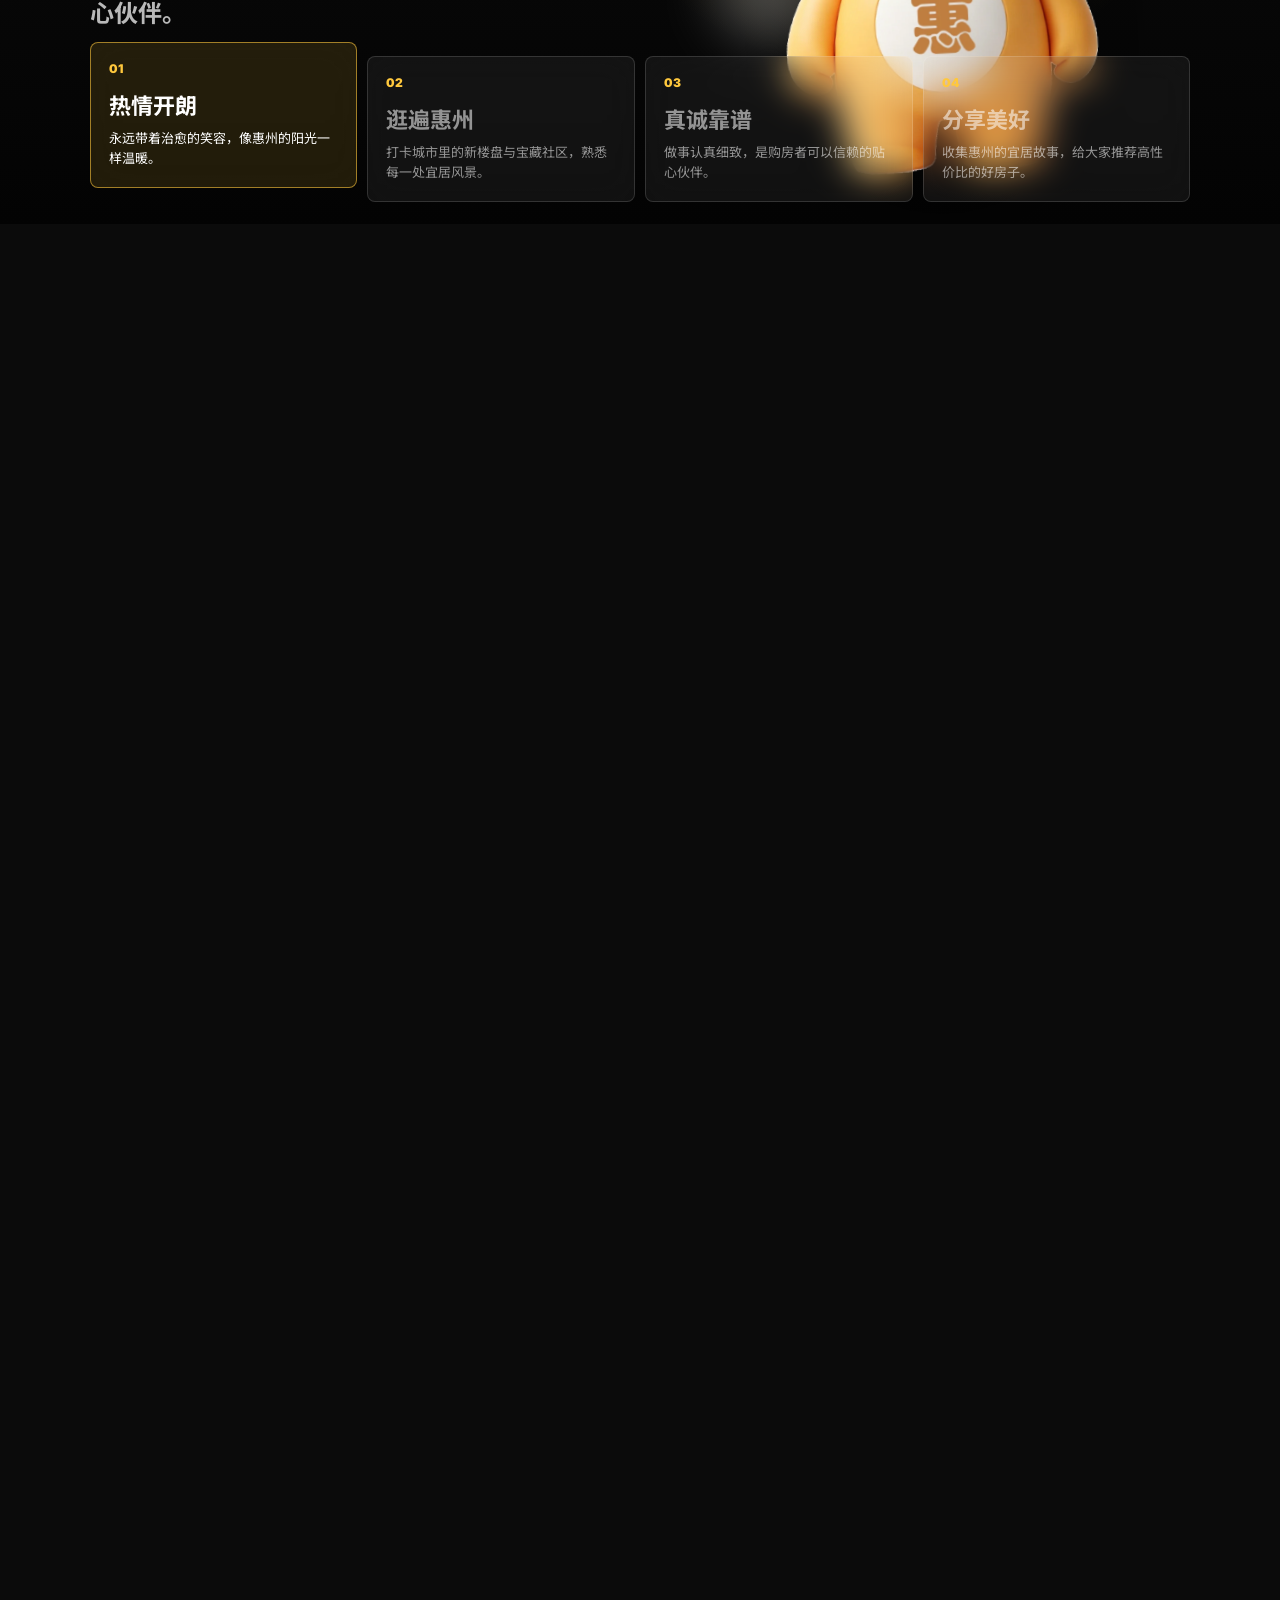
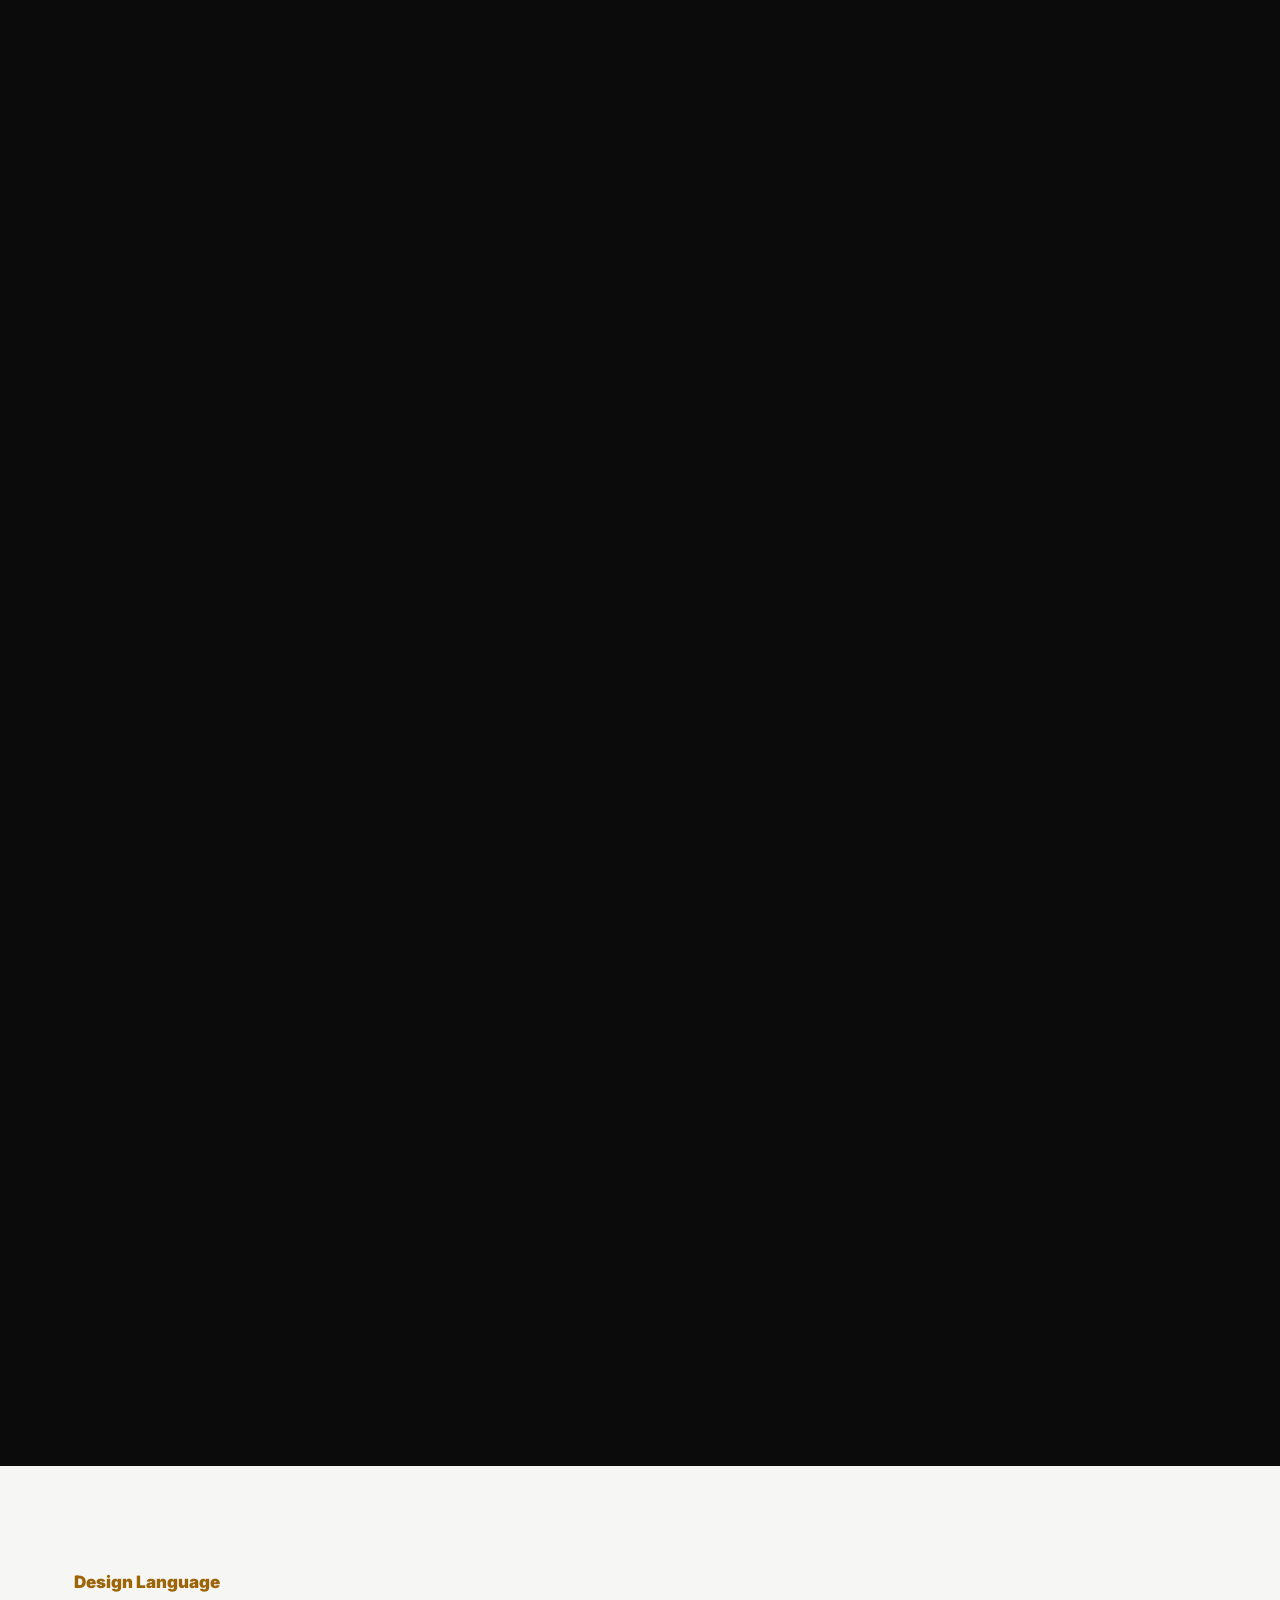
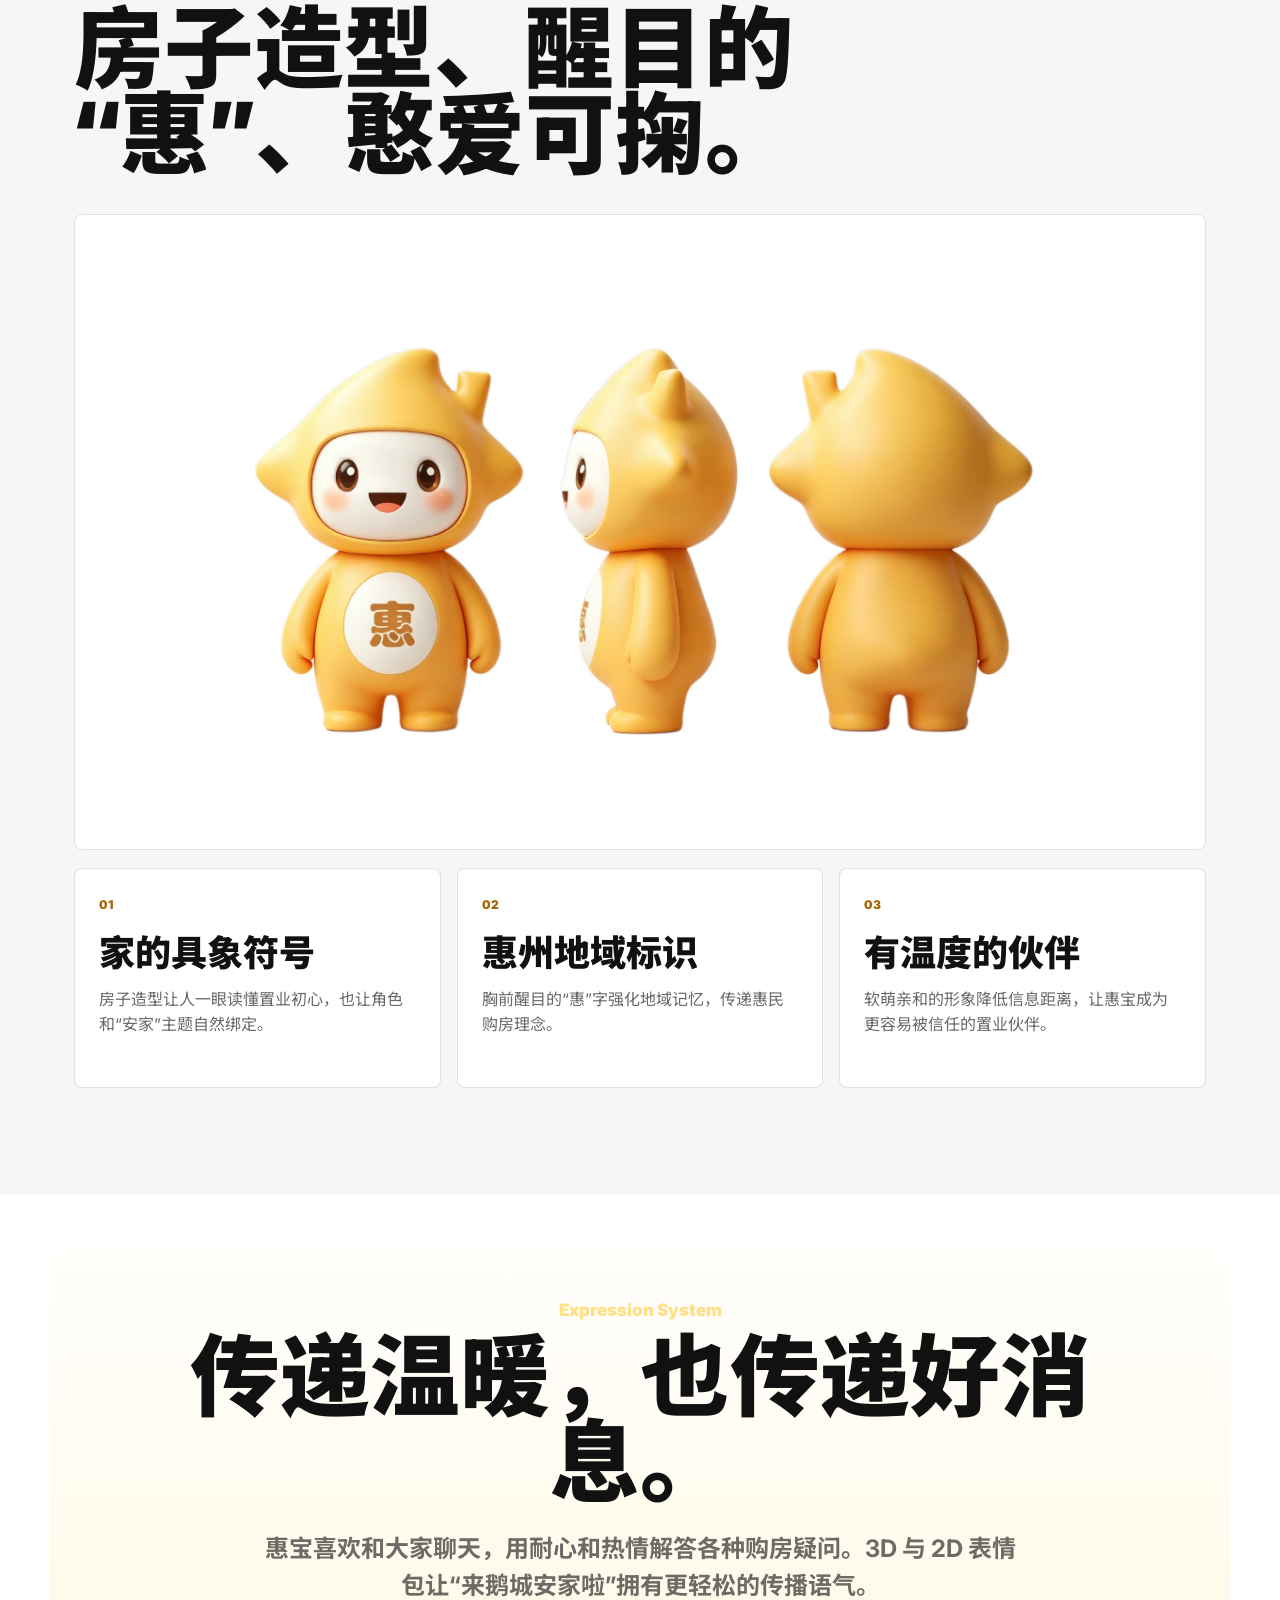
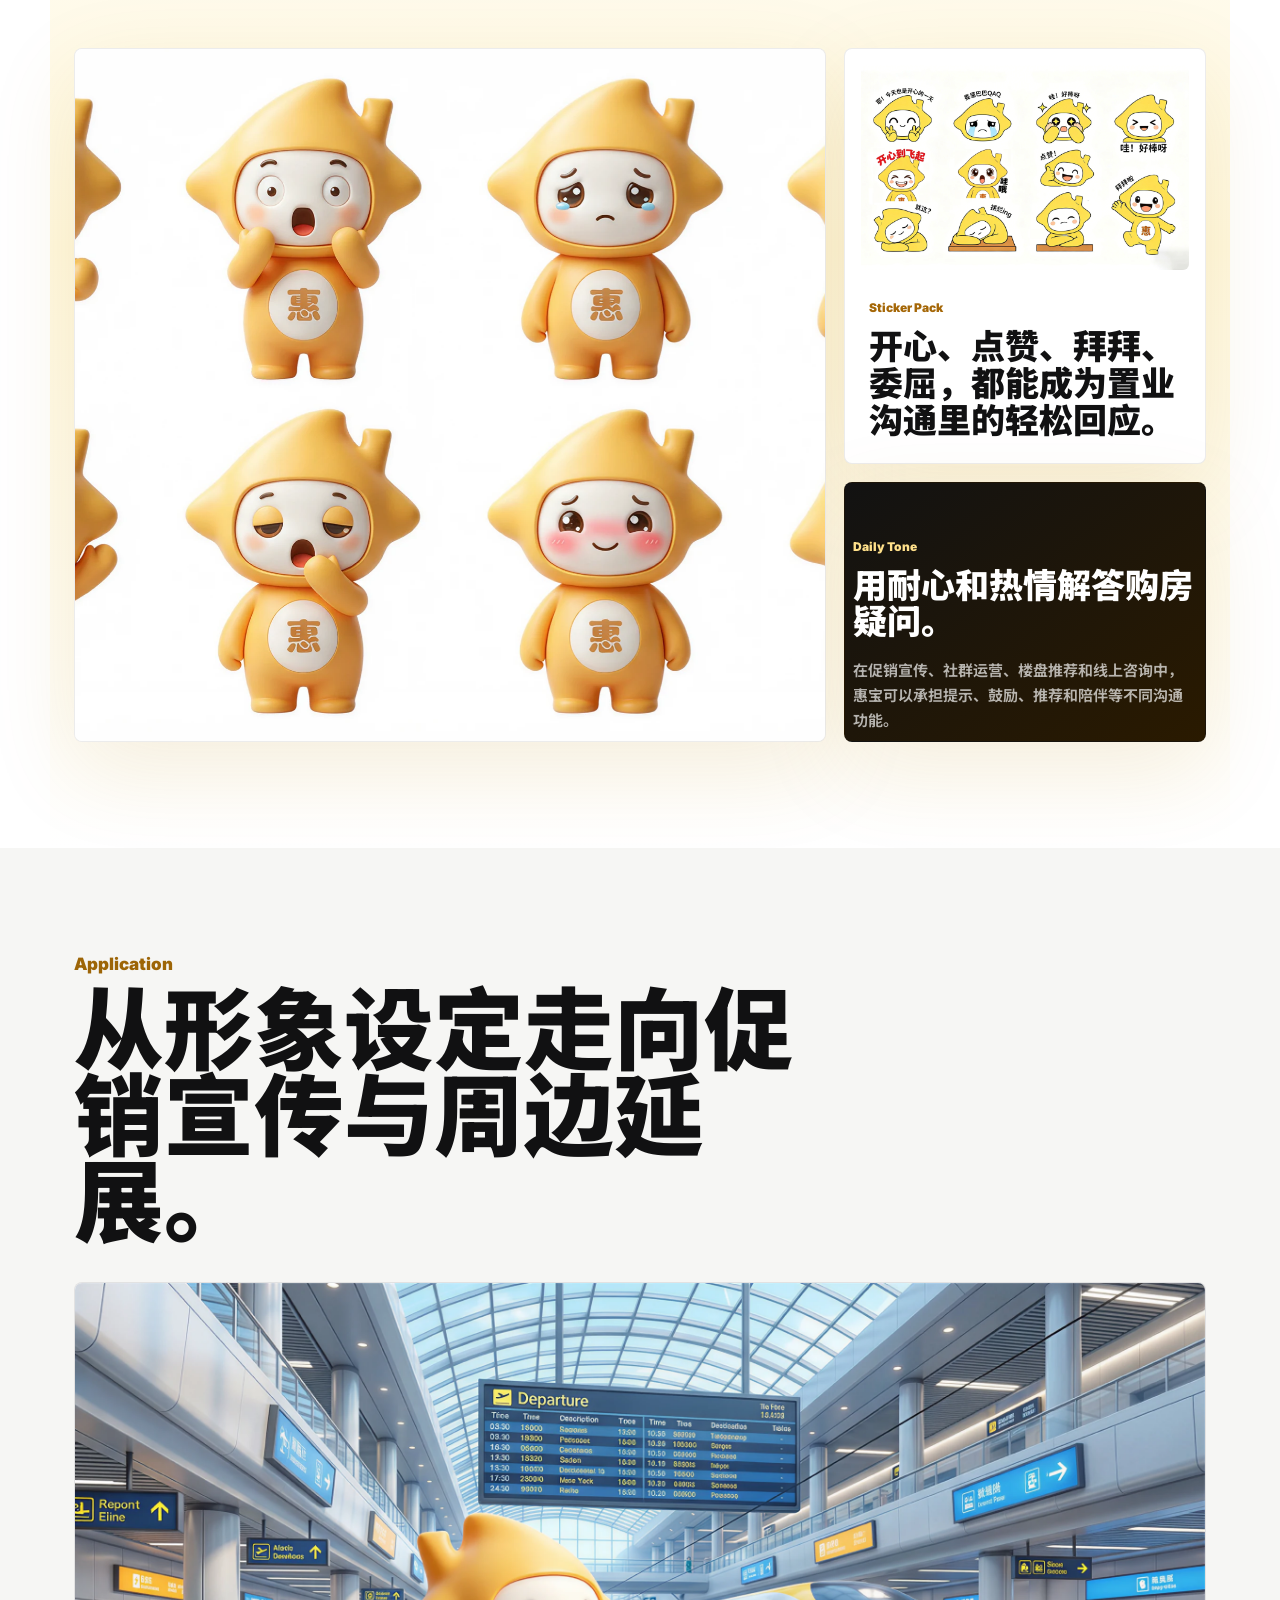
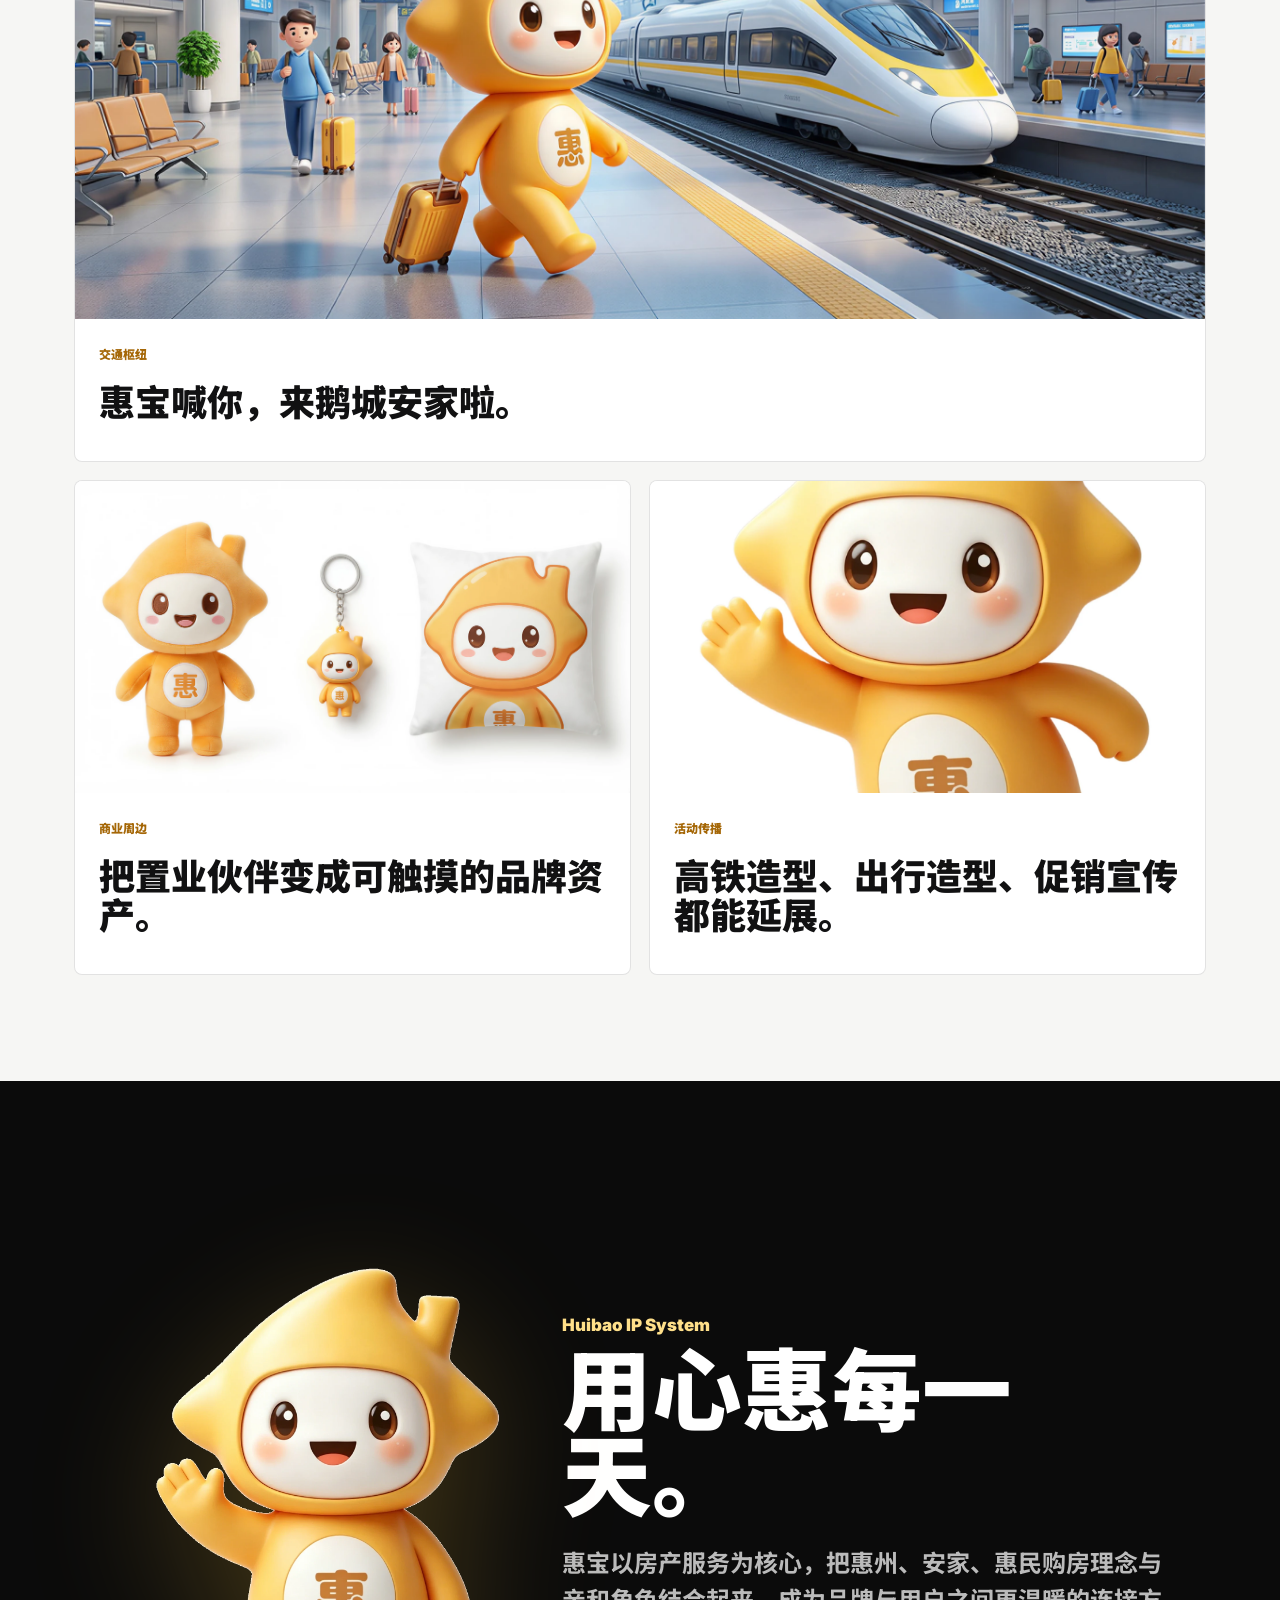
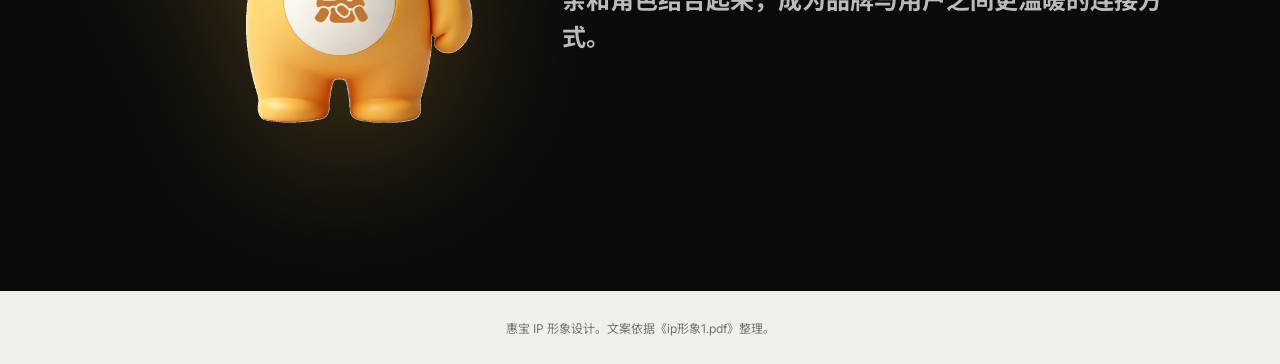
<file: ip-huibao.html>
<!DOCTYPE html>
<html lang="zh-CN">
<head>
  <meta charset="UTF-8">
  <meta name="viewport" content="width=device-width, initial-scale=1.0">
  <title>惠宝 IP 形象设计</title>
  <link rel="preconnect" href="https://fonts.googleapis.com">
  <link rel="preconnect" href="https://fonts.gstatic.com" crossorigin>
  <link href="https://fonts.googleapis.com/css2?family=Inter:wght@500;600;700;800;900&family=Noto+Sans+SC:wght@400;500;700;900&display=swap" rel="stylesheet">
  <link rel="stylesheet" href="huibao-ip.css?v=mobile-flow-01">
</head>
<body>
  <header class="site-header">
    <nav class="global-nav" aria-label="主导航">
      <a class="brand" href="#top" aria-label="惠宝 IP 首页">
        <span class="brand-mark">惠</span>
        <span>惠宝 IP</span>
      </a>
      <div class="nav-links">
        <a href="#story">角色</a>
        <a href="#design">设定</a>
        <a href="#motion">表情</a>
        <a href="#world">应用</a>
      </div>
      <a class="buy-button" href="#contact">查看方案</a>
    </nav>
  </header>

  <main id="top">
    <section class="hero ip-hero" aria-labelledby="hero-title">
      <div class="hero-bg" aria-hidden="true"></div>
      <div class="hero-veil" aria-hidden="true"></div>
      <div class="hero-copy">
        <p class="eyebrow">WELCOME / 惠房 / 出省 安家筑梦</p>
        <h1 id="hero-title">惠宝</h1>
        <p class="hero-subtitle">惠州房产服务的专属 IP 形象，一个来自惠州、对“家”充满热爱的暖心置业搭子。</p>
      </div>
      <img class="hero-character" src="assets/ip/wave-cut.webp" alt="挥手打招呼的惠宝形象">
      <div class="hero-stats" aria-label="角色亮点">
        <span><strong>房子造型</strong>一眼读懂置业初心</span>
        <span><strong>醒目的“惠”</strong>传递惠民购房理念</span>
        <span><strong>憨爱可掬</strong>打造有温度的置业伙伴</span>
      </div>
    </section>

    <section class="intro-strip" aria-label="惠宝核心定位">
      <div class="intro-inner">
        <span>亲切引导</span>
        <span>情绪陪伴</span>
        <span>服务识别</span>
        <span>周边延展</span>
      </div>
      <p>家的具象符号、惠州地域标识与软萌亲和形象共同组成惠宝的记忆点，让房产服务从信息传达变成更有温度的陪伴。</p>
    </section>

    <section class="story-scene scroll-scene" id="story" aria-labelledby="story-title">
      <div class="sticky-stage story-stage">
        <div class="story-copy">
          <p class="eyebrow">Meet Huibao</p>
          <h2 id="story-title">一个陪你在惠州安家的暖心搭子。</h2>
          <p>惠宝永远带着治愈的笑容，像惠州的阳光一样温暖。向下滚动，从基础形象到出行、服务、宣传场景，逐步看到它如何成为购房者可以信赖的贴心伙伴。</p>
        </div>
        <div class="persona-frame" aria-label="惠宝角色滚动展示">
          <img class="persona-image active" src="assets/ip/mascot-cut.webp" alt="惠宝基础形象">
          <img class="persona-image" src="assets/ip/travel-cut.webp" alt="提着行李箱出行的惠宝">
          <img class="persona-image" src="assets/ip/uniform-cut.webp" alt="穿着制服的惠宝">
          <img class="persona-image" src="assets/ip/megaphone-cut.webp" alt="拿着扩音器播报的惠宝">
          <span class="orb orb-one" aria-hidden="true"></span>
          <span class="orb orb-two" aria-hidden="true"></span>
        </div>
        <div class="story-steps" aria-label="角色状态">
          <article class="story-step active">
            <span>01</span>
            <strong>热情开朗</strong>
            <p>永远带着治愈的笑容，像惠州的阳光一样温暖。</p>
          </article>
          <article class="story-step">
            <span>02</span>
            <strong>逛遍惠州</strong>
            <p>打卡城市里的新楼盘与宝藏社区，熟悉每一处宜居风景。</p>
          </article>
          <article class="story-step">
            <span>03</span>
            <strong>真诚靠谱</strong>
            <p>做事认真细致，是购房者可以信赖的贴心伙伴。</p>
          </article>
          <article class="story-step">
            <span>04</span>
            <strong>分享美好</strong>
            <p>收集惠州的宜居故事，给大家推荐高性价比的好房子。</p>
          </article>
        </div>
      </div>
    </section>

    <section class="design-section" id="design" aria-labelledby="design-title">
      <div class="section-heading">
        <p class="eyebrow dark">Design Language</p>
        <h2 id="design-title">房子造型、醒目的“惠”、憨爱可掬。</h2>
      </div>
      <div class="turnaround-panel">
        <img src="assets/ip/turnaround.webp" alt="惠宝正面、侧面和背面三视图">
      </div>
      <div class="design-notes">
        <article>
          <span>01</span>
          <h3>家的具象符号</h3>
          <p>房子造型让人一眼读懂置业初心，也让角色和“安家”主题自然绑定。</p>
        </article>
        <article>
          <span>02</span>
          <h3>惠州地域标识</h3>
          <p>胸前醒目的“惠”字强化地域记忆，传递惠民购房理念。</p>
        </article>
        <article>
          <span>03</span>
          <h3>有温度的伙伴</h3>
          <p>软萌亲和的形象降低信息距离，让惠宝成为更容易被信任的置业伙伴。</p>
        </article>
      </div>
    </section>

    <section class="motion-scene" id="motion" aria-labelledby="motion-title">
      <div class="motion-stage">
        <div class="motion-copy">
          <p class="eyebrow">Expression System</p>
          <h2 id="motion-title">传递温暖，也传递好消息。</h2>
          <p>惠宝喜欢和大家聊天，用耐心和热情解答各种购房疑问。3D 与 2D 表情包让“来鹅城安家啦”拥有更轻松的传播语气。</p>
        </div>
        <div class="expression-layout">
          <article class="expression-card expression-main">
            <img src="assets/ip/expressions.webp" alt="惠宝多种 3D 表情">
          </article>
          <article class="expression-card sticker-card">
            <img src="assets/ip/stickers.webp" alt="惠宝聊天表情包">
            <div>
              <span>Sticker Pack</span>
              <h3>开心、点赞、拜拜、委屈，都能成为置业沟通里的轻松回应。</h3>
            </div>
          </article>
          <article class="expression-card tone-card">
            <span>Daily Tone</span>
            <h3>用耐心和热情解答购房疑问。</h3>
            <p>在促销宣传、社群运营、楼盘推荐和线上咨询中，惠宝可以承担提示、鼓励、推荐和陪伴等不同沟通功能。</p>
          </article>
        </div>
      </div>
    </section>

    <section class="world-section" id="world" aria-labelledby="world-title">
      <div class="section-heading compact">
        <p class="eyebrow dark">Application</p>
        <h2 id="world-title">从形象设定走向促销宣传与周边延展。</h2>
      </div>
      <div class="world-grid">
        <article class="world-card wide">
          <img src="assets/ip/station-hero.webp" alt="惠宝在高铁站场景中引导旅客">
          <div>
            <span>交通枢纽</span>
            <h3>惠宝喊你，来鹅城安家啦。</h3>
          </div>
        </article>
        <article class="world-card">
          <img src="assets/ip/merch.webp" alt="惠宝玩偶、钥匙扣和抱枕周边">
          <div>
            <span>商业周边</span>
            <h3>把置业伙伴变成可触摸的品牌资产。</h3>
          </div>
        </article>
        <article class="world-card">
          <img src="assets/ip/jump.webp" alt="跳跃动作的惠宝">
          <div>
            <span>活动传播</span>
            <h3>高铁造型、出行造型、促销宣传都能延展。</h3>
          </div>
        </article>
      </div>
    </section>

    <section class="final-section" id="contact" aria-labelledby="contact-title">
      <img src="assets/ip/wave-cut.webp" alt="挥手的惠宝">
      <div>
        <p class="eyebrow">Huibao IP System</p>
        <h2 id="contact-title">用心惠每一天。</h2>
        <p>惠宝以房产服务为核心，把惠州、安家、惠民购房理念与亲和角色结合起来，成为品牌与用户之间更温暖的连接方式。</p>
      </div>
    </section>
  </main>

  <footer class="site-footer">
    <p>惠宝 IP 形象设计。文案依据《ip形象1.pdf》整理。</p>
  </footer>

  <script src="huibao-ip.js?v=mobile-flow-01"></script>
</body>
</html>
</file>
<file: aigc-design.css>
:root {
  color-scheme: dark;
  --bg: #020713;
  --panel: rgba(8, 16, 34, 0.78);
  --panel-strong: rgba(10, 22, 48, 0.92);
  --line: rgba(116, 181, 255, 0.17);
  --line-hot: rgba(45, 219, 255, 0.58);
  --text: #f6fbff;
  --muted: #8fa2bf;
  --cyan: #1fd9ff;
  --blue: #2a6dff;
  --violet: #8a5cff;
  --pink: #e657ff;
  --radius: 8px;
  --shadow: 0 28px 100px rgba(0, 0, 0, 0.42);
}

* {
  box-sizing: border-box;
}

html {
  scroll-behavior: smooth;
}

body {
  margin: 0;
  min-width: 320px;
  background:
    radial-gradient(circle at 76% 4%, rgba(61, 91, 255, 0.22), transparent 31rem),
    radial-gradient(circle at 10% 16%, rgba(31, 217, 255, 0.12), transparent 28rem),
    linear-gradient(180deg, #020713 0%, #030a17 42%, #01040b 100%);
  color: var(--text);
  font-family:
    Inter, ui-sans-serif, system-ui, -apple-system, BlinkMacSystemFont, "Segoe UI",
    "Microsoft YaHei", sans-serif;
  overflow-x: hidden;
}

body::before {
  position: fixed;
  inset: 0;
  z-index: -3;
  content: "";
  background-image:
    linear-gradient(rgba(70, 164, 255, 0.04) 1px, transparent 1px),
    linear-gradient(90deg, rgba(70, 164, 255, 0.035) 1px, transparent 1px);
  background-size: 76px 76px;
  mask-image: linear-gradient(to bottom, #000 0%, transparent 88%);
}

body::after {
  position: fixed;
  inset: 0;
  z-index: -2;
  pointer-events: none;
  content: "";
  background: linear-gradient(90deg, rgba(0, 0, 0, 0.34), transparent 16%, transparent 84%, rgba(0, 0, 0, 0.38));
}

a {
  color: inherit;
  text-decoration: none;
}

button,
input,
select,
textarea {
  font: inherit;
}

button {
  color: inherit;
}

#neural-canvas {
  position: fixed;
  inset: 0;
  z-index: -1;
  width: 100%;
  height: 100%;
  opacity: 0.88;
}

.cursor-glow {
  position: fixed;
  left: var(--x, 50%);
  top: var(--y, 50%);
  z-index: 20;
  width: 22px;
  height: 22px;
  border: 1px solid rgba(31, 217, 255, 0.72);
  border-radius: 50%;
  box-shadow: 0 0 28px rgba(31, 217, 255, 0.72);
  pointer-events: none;
  transform: translate(-50%, -50%);
  transition: width 140ms ease, height 140ms ease, opacity 140ms ease;
}

.site-header {
  position: fixed;
  top: 0;
  left: 0;
  right: 0;
  z-index: 12;
  display: grid;
  grid-template-columns: auto 1fr auto;
  align-items: center;
  gap: 26px;
  padding: 18px clamp(20px, 4.5vw, 64px);
  border-bottom: 1px solid rgba(128, 185, 255, 0.11);
  background: rgba(2, 7, 19, 0.72);
  backdrop-filter: blur(18px);
}

.brand {
  display: inline-flex;
  align-items: center;
  gap: 12px;
}

.brand-mark {
  display: grid;
  width: 40px;
  height: 40px;
  place-items: center;
  border: 1px solid rgba(31, 217, 255, 0.28);
  border-radius: 12px;
  background: radial-gradient(circle at 30% 24%, rgba(255, 255, 255, 0.8), transparent 18%), rgba(14, 28, 58, 0.7);
  box-shadow: 0 0 28px rgba(31, 217, 255, 0.28);
}

.brand-mark svg {
  width: 27px;
  height: 27px;
  fill: url("#logoGradient");
}

.brand-mark path:first-child {
  fill: #1fd9ff;
}

.brand-mark path:last-child {
  fill: #a879ff;
  opacity: 0.92;
}

.brand strong,
.brand small {
  display: block;
}

.brand strong {
  font-size: 15px;
  letter-spacing: 0;
}

.brand small {
  margin-top: 2px;
  color: #7790b5;
  font-size: 10px;
  font-weight: 700;
}

.nav {
  justify-self: center;
  display: flex;
  gap: clamp(16px, 3.2vw, 42px);
  color: #a9b7cf;
  font-size: 14px;
  font-weight: 700;
}

.nav a {
  position: relative;
  padding: 8px 0;
}

.nav a::after {
  position: absolute;
  left: 50%;
  bottom: -12px;
  width: 0;
  height: 3px;
  content: "";
  border-radius: 999px;
  background: linear-gradient(90deg, var(--violet), var(--cyan));
  box-shadow: 0 0 16px rgba(31, 217, 255, 0.92);
  transform: translateX(-50%);
  transition: width 180ms ease;
}

.nav a:hover,
.nav a.is-active {
  color: #fff;
}

.nav a:hover::after,
.nav a.is-active::after {
  width: 38px;
}

.header-actions {
  display: flex;
  align-items: center;
  gap: 10px;
}

.home-button {
  display: inline-flex;
  min-height: 42px;
  align-items: center;
  justify-content: center;
  gap: 8px;
  border: 1px solid rgba(133, 181, 255, 0.28);
  border-radius: 999px;
  background: rgba(255, 255, 255, 0.035);
  color: #d8e7ff;
  padding: 0 14px;
  font-size: 13px;
  font-weight: 850;
  white-space: nowrap;
  box-shadow: inset 0 0 18px rgba(31, 217, 255, 0.05);
  transition: transform 180ms ease, border-color 180ms ease, color 180ms ease, background 180ms ease;
}

.home-button:hover {
  transform: translateY(-2px);
  border-color: rgba(31, 217, 255, 0.52);
  background: rgba(31, 217, 255, 0.08);
  color: #fff;
}

.icon-button,
.round-button {
  display: grid;
  place-items: center;
  border: 1px solid var(--line);
  background: rgba(255, 255, 255, 0.04);
  cursor: pointer;
}

.icon-button {
  width: 42px;
  height: 42px;
  border-radius: 999px;
}

.pause-icon {
  width: 14px;
  height: 16px;
  border-inline: 4px solid var(--cyan);
  filter: drop-shadow(0 0 10px var(--cyan));
}

.is-paused .pause-icon {
  width: 0;
  height: 0;
  border-block: 8px solid transparent;
  border-left: 14px solid var(--pink);
  border-right: 0;
}

.pill-button,
.primary-button,
.secondary-button {
  display: inline-flex;
  min-height: 46px;
  align-items: center;
  justify-content: center;
  gap: 10px;
  border-radius: 999px;
  font-size: 14px;
  font-weight: 800;
  white-space: nowrap;
}

.pill-button,
.primary-button {
  border: 0;
  background: linear-gradient(100deg, #7b4dff 0%, #155dff 48%, #1fd9ff 100%);
  color: #fff;
  box-shadow: 0 12px 36px rgba(31, 217, 255, 0.22), inset 0 0 18px rgba(255, 255, 255, 0.16);
}

.pill-button {
  padding: 0 17px;
}

.primary-button {
  padding: 0 26px;
  cursor: pointer;
}

.secondary-button {
  border: 1px solid rgba(138, 166, 205, 0.32);
  background: rgba(255, 255, 255, 0.035);
  color: #dae8ff;
  padding: 0 24px;
  cursor: pointer;
}

.secondary-button.full {
  width: 100%;
}

.hero {
  position: relative;
  display: grid;
  min-height: 94svh;
  grid-template-columns: minmax(460px, 0.9fr) minmax(460px, 1.1fr);
  align-items: center;
  gap: clamp(26px, 5vw, 78px);
  padding: 114px clamp(20px, 5vw, 62px) 70px;
}

.hero-copy {
  position: relative;
  z-index: 2;
  max-width: 760px;
}

.hero h1,
.section h2 {
  margin: 0;
  letter-spacing: 0;
}

.hero h1 {
  font-size: clamp(46px, 4vw, 54px);
  line-height: 1.08;
}

.hero h1 span,
.cta h2 span {
  color: transparent;
  background: linear-gradient(90deg, #27dfff, #6d62ff, #e75bff);
  -webkit-background-clip: text;
  background-clip: text;
}

.hero-copy > p {
  max-width: 560px;
  margin: 26px 0 0;
  color: #aebcd3;
  font-size: 17px;
  line-height: 1.9;
}

.signature {
  margin: 26px 0 30px;
  color: #20e4f2;
  font-family: "Segoe Script", "Microsoft YaHei", cursive;
  font-size: clamp(26px, 3.5vw, 44px);
  text-shadow: 0 0 18px rgba(31, 217, 255, 0.56);
}

.hero-capabilities {
  display: grid;
  max-width: 500px;
  grid-template-columns: repeat(4, minmax(0, 1fr));
  gap: 16px;
  margin: 0 0 34px;
  padding: 0;
  list-style: none;
  color: #b5c4da;
  font-size: 13px;
  font-weight: 700;
}

.hero-capabilities li {
  display: grid;
  justify-items: center;
  gap: 10px;
  text-align: center;
}

[data-icon] {
  display: inline-grid;
  width: 30px;
  height: 30px;
  place-items: center;
  border: 1px solid rgba(151, 192, 255, 0.26);
  border-radius: 50%;
  background: rgba(255, 255, 255, 0.035);
}

[data-icon]::before {
  width: 14px;
  height: 14px;
  content: "";
  background: linear-gradient(135deg, var(--cyan), var(--violet));
  clip-path: polygon(50% 0, 62% 34%, 100% 50%, 62% 66%, 50% 100%, 38% 66%, 0 50%, 38% 34%);
}

.hero-actions {
  display: flex;
  flex-wrap: wrap;
  gap: 14px;
}

.hero-stage {
  position: relative;
  min-height: min(72svh, 690px);
  perspective: 1100px;
  transform-style: preserve-3d;
  isolation: isolate;
}

.hero-stage::before {
  position: absolute;
  inset: 9% 4% 12%;
  z-index: -1;
  content: "";
  border: 1px solid rgba(106, 116, 255, 0.32);
  border-radius: 50%;
  background: radial-gradient(circle at 54% 56%, rgba(39, 92, 255, 0.38), transparent 42%);
  box-shadow: inset 0 0 80px rgba(55, 112, 255, 0.2), 0 0 80px rgba(31, 217, 255, 0.12);
  transform: rotate(-12deg);
}

.halo {
  position: absolute;
  border: 1px solid rgba(31, 217, 255, 0.18);
  border-radius: 50%;
  pointer-events: none;
  animation: spin 18s linear infinite;
}

.halo-a {
  inset: 14% 8% 20% 6%;
}

.halo-b {
  inset: 23% 17% 27% 20%;
  border-color: rgba(231, 91, 255, 0.24);
  animation-duration: 26s;
  animation-direction: reverse;
}

.portrait-shell {
  position: absolute;
  inset: 13% 18% 22% 19%;
  overflow: hidden;
  border-radius: 50%;
  background: #061226;
  box-shadow: inset 0 0 70px rgba(31, 217, 255, 0.24), 0 26px 80px rgba(0, 0, 0, 0.4);
  transform: translateZ(30px);
}

.portrait-shell::after {
  position: absolute;
  inset: 0;
  content: "";
  background:
    radial-gradient(circle at 56% 38%, transparent 0 22%, rgba(3, 8, 18, 0.12) 23%, rgba(3, 8, 18, 0.8) 72%),
    linear-gradient(180deg, transparent 50%, rgba(4, 10, 22, 0.86));
}

.portrait-shell img {
  width: 100%;
  height: 100%;
  object-fit: cover;
  object-position: center;
  filter: saturate(1.05) contrast(1.08) brightness(0.9);
  transform: scale(1.36);
}

.holo-base {
  position: absolute;
  left: 28%;
  right: 25%;
  bottom: 13%;
  height: 76px;
  border-radius: 50%;
  background: radial-gradient(ellipse at center, rgba(31, 217, 255, 0.86), rgba(32, 84, 255, 0.3) 45%, transparent 72%);
  filter: blur(2px);
  box-shadow: 0 0 40px rgba(31, 217, 255, 0.58);
}

.float-panel {
  position: absolute;
  z-index: 3;
  border: 1px solid rgba(112, 180, 255, 0.28);
  border-radius: var(--radius);
  background: linear-gradient(180deg, rgba(22, 40, 78, 0.72), rgba(8, 16, 32, 0.58));
  box-shadow: 0 16px 40px rgba(0, 0, 0, 0.36), inset 0 0 22px rgba(31, 217, 255, 0.08);
  backdrop-filter: blur(16px);
}

.float-panel small {
  display: block;
  color: #9fb3d5;
  font-size: 10px;
  font-weight: 800;
}

.workflow-card {
  left: 13%;
  top: 24%;
  display: grid;
  gap: 9px;
  width: 160px;
  padding: 14px;
}

.workflow-card span {
  position: relative;
  padding-left: 24px;
  color: #dceaff;
  font-size: 12px;
}

.workflow-card span::before {
  position: absolute;
  left: 0;
  top: 50%;
  width: 9px;
  height: 9px;
  content: "";
  border-radius: 50%;
  background: var(--cyan);
  box-shadow: 0 0 12px var(--cyan);
  transform: translateY(-50%);
}

.image-card {
  right: 4%;
  top: 15%;
  width: 180px;
  padding: 12px;
}

.mini-preview,
.brand-card {
  background:
    radial-gradient(circle at 62% 38%, rgba(31, 217, 255, 0.38), transparent 28%),
    linear-gradient(135deg, rgba(137, 92, 255, 0.18), rgba(31, 217, 255, 0.06));
}

.mini-preview {
  height: 90px;
  margin-top: 8px;
  border-radius: 7px;
}

.model-card {
  right: 8%;
  bottom: 31%;
  display: grid;
  width: 176px;
  height: 164px;
  place-items: center;
  padding: 13px;
}

.cube {
  position: relative;
  width: 70px;
  height: 70px;
  transform: rotate(45deg);
}

.cube i {
  position: absolute;
  inset: 8px;
  display: block;
  border: 1px solid rgba(31, 217, 255, 0.8);
  background: rgba(86, 78, 255, 0.24);
  box-shadow: 0 0 22px rgba(31, 217, 255, 0.42);
}

.cube i:nth-child(2) {
  transform: translate(24px, 0);
}

.cube i:nth-child(3) {
  transform: translate(12px, 24px);
}

.brand-card {
  left: 7%;
  bottom: 26%;
  display: grid;
  width: 170px;
  height: 126px;
  place-items: center;
  padding: 12px;
}

.brand-card strong {
  color: transparent;
  background: linear-gradient(135deg, #14e6ff, #874fff);
  -webkit-background-clip: text;
  background-clip: text;
  font-size: 54px;
  filter: drop-shadow(0 0 22px rgba(31, 217, 255, 0.6));
}

.scroll-hint {
  position: absolute;
  left: 50%;
  bottom: 22px;
  color: #8196b9;
  font-size: 12px;
  transform: translateX(-50%);
}

.scroll-hint::before {
  display: inline-block;
  width: 18px;
  height: 18px;
  margin-right: 8px;
  content: "";
  border: 1px solid rgba(141, 175, 230, 0.55);
  border-radius: 50%;
  vertical-align: -5px;
}

.section {
  width: min(1520px, calc(100% - 40px));
  scroll-margin-top: 104px;
  margin: 0 auto 26px;
  border: 1px solid var(--line);
  border-radius: 18px;
  background: linear-gradient(180deg, rgba(10, 18, 36, 0.78), rgba(3, 8, 18, 0.72));
  box-shadow: var(--shadow);
  padding: clamp(32px, 4.8vw, 54px);
}

.section-title {
  display: flex;
  align-items: end;
  justify-content: space-between;
  gap: 24px;
  margin-bottom: 28px;
}

.section-title:not(.split) {
  display: grid;
  grid-template-columns: auto 1fr auto;
  align-items: center;
}

.section-title.wide {
  grid-template-columns: auto 1fr;
}

.section-title span {
  display: block;
  width: 42px;
  height: 4px;
  border-radius: 999px;
  background: linear-gradient(90deg, var(--cyan), var(--blue));
  box-shadow: 0 0 18px rgba(31, 217, 255, 0.64);
}

.section-title h2 {
  font-size: clamp(30px, 4vw, 46px);
  line-height: 1.14;
}

.section-title p {
  max-width: 480px;
  margin: 0;
  color: #8ea1bf;
  font-size: 14px;
  line-height: 1.7;
  text-align: right;
}

.service-grid {
  display: grid;
  grid-template-columns: repeat(5, minmax(0, 1fr));
  gap: 14px;
}

.service-card,
.process-card,
.case-card,
.metric-grid article,
.chart-card,
.calculator,
.brief-card,
.wechat-card {
  border: 1px solid var(--line);
  border-radius: var(--radius);
  background: rgba(9, 19, 41, 0.72);
  box-shadow: inset 0 0 28px rgba(31, 217, 255, 0.035);
}

.service-card {
  position: relative;
  display: grid;
  min-height: 256px;
  align-content: space-between;
  padding: 18px;
  overflow: hidden;
  text-align: left;
  cursor: pointer;
  transition: transform 180ms ease, border-color 180ms ease, background 180ms ease;
}

.service-card::after {
  position: absolute;
  inset: auto -30% -28% 12%;
  height: 90px;
  content: "";
  background: radial-gradient(circle, var(--accent), transparent 62%);
  filter: blur(24px);
  opacity: 0.28;
}

.service-card:hover,
.service-card.is-active {
  transform: translateY(-7px);
  border-color: var(--line-hot);
  background: rgba(15, 31, 68, 0.86);
}

.service-icon {
  position: relative;
  z-index: 1;
  display: grid;
  width: 96px;
  height: 96px;
  place-items: center;
  margin: 2px auto 20px;
  border-radius: 26px;
  background: radial-gradient(circle at 42% 34%, rgba(255, 255, 255, 0.28), transparent 22%), rgba(18, 42, 85, 0.7);
  color: var(--accent);
  transform: rotateX(58deg) rotateZ(45deg);
  box-shadow: 0 20px 42px rgba(0, 0, 0, 0.3), 0 0 30px color-mix(in srgb, var(--accent), transparent 50%);
}

.service-icon svg {
  width: 44px;
  height: 44px;
  stroke: currentColor;
  stroke-width: 1.8;
  fill: none;
  filter: drop-shadow(0 0 14px currentColor);
  transform: rotateZ(-45deg) rotateX(-58deg);
}

.service-card h3 {
  margin: 0 0 10px;
  font-size: 20px;
}

.service-card p,
.service-copy p,
.process-card p,
.simulator p,
.case-card p,
.reason-list p,
.cta p,
.brief-card output,
.wechat-card p,
.calculator p {
  color: var(--muted);
  line-height: 1.7;
}

.service-card p {
  margin: 0 0 14px;
  font-size: 13px;
}

.service-card b {
  color: #b8caf0;
  font-size: 18px;
}

.service-lab {
  display: grid;
  grid-template-columns: repeat(5, minmax(0, 1fr));
  gap: 14px;
  margin-top: 20px;
  overflow: hidden;
}

.service-visual {
  position: relative;
  grid-column: span 3;
  aspect-ratio: 16 / 9;
  min-height: 0;
  border: 1px solid var(--line);
  border-radius: var(--radius);
  background:
    radial-gradient(circle at var(--spot-x, 50%) var(--spot-y, 50%), rgba(31, 217, 255, 0.3), transparent 24rem),
    linear-gradient(135deg, rgba(28, 50, 100, 0.56), rgba(3, 8, 18, 0.72));
  overflow: hidden;
}

.work-preview {
  position: absolute;
  inset: 18px;
  overflow: hidden;
  border: 1px solid rgba(105, 178, 255, 0.24);
  border-radius: var(--radius);
  background: #071326;
  box-shadow: inset 0 0 44px rgba(31, 217, 255, 0.08);
}

.work-frame {
  position: absolute;
  inset: 0;
  background:
    var(--art-image, none) center / cover no-repeat,
    radial-gradient(circle at var(--art-x, 66%) var(--art-y, 34%), var(--art-glow, rgba(31, 217, 255, 0.48)), transparent 19%),
    linear-gradient(135deg, var(--art-a, #123b64), var(--art-b, #071326) 58%, #030916);
  transition: background 240ms ease, filter 240ms ease;
}

.work-video {
  position: absolute;
  inset: 0;
  z-index: 2;
  display: none;
  width: 100%;
  height: 100%;
  object-fit: cover;
  background: #02050b;
}

.work-frame::before,
.work-frame::after {
  position: absolute;
  content: "";
}

.work-preview.has-real-art .work-frame::before,
.work-preview.has-real-art .work-frame::after {
  display: none;
}

.work-preview.has-real-art .work-caption {
  display: none;
}

.work-preview.has-real-video .work-frame {
  display: none;
}

.work-preview.has-real-video .work-video {
  display: block;
}

.work-preview.has-real-video .work-caption {
  display: none;
}

.service-visual.has-real-art .service-orbit,
.service-visual.has-real-art .service-object,
.service-visual.has-real-video .service-orbit,
.service-visual.has-real-video .service-object {
  display: none;
}

.work-frame::before {
  left: var(--shape-left, 11%);
  top: var(--shape-top, 14%);
  width: var(--shape-w, 38%);
  height: var(--shape-h, 58%);
  border: 1px solid color-mix(in srgb, var(--art-accent, #1fd9ff), white 12%);
  border-radius: var(--shape-radius, 7px);
  background: color-mix(in srgb, var(--art-accent, #1fd9ff), transparent 82%);
  box-shadow: 0 0 42px color-mix(in srgb, var(--art-accent, #1fd9ff), transparent 56%);
  transform: var(--shape-transform, none);
}

.work-frame::after {
  right: 8%;
  bottom: 13%;
  width: 42%;
  height: 2px;
  border-radius: 999px;
  background: linear-gradient(90deg, transparent, var(--art-accent, #1fd9ff), transparent);
  box-shadow:
    0 -30px 0 rgba(255, 255, 255, 0.12),
    0 -60px 0 rgba(255, 255, 255, 0.07),
    0 30px 32px color-mix(in srgb, var(--art-accent, #1fd9ff), transparent 50%);
}

.work-caption {
  position: absolute;
  left: 18px;
  right: 18px;
  bottom: 18px;
  z-index: 2;
  display: flex;
  align-items: end;
  justify-content: space-between;
  gap: 16px;
  color: #fff;
}

.work-caption small {
  display: inline-flex;
  min-height: 28px;
  align-items: center;
  border: 1px solid rgba(133, 181, 255, 0.32);
  border-radius: 999px;
  background: rgba(12, 28, 62, 0.68);
  color: #cae0ff;
  padding: 0 10px;
  font-size: 12px;
  font-weight: 900;
}

.work-caption strong {
  max-width: 62%;
  text-align: right;
  font-size: clamp(18px, 2vw, 28px);
  line-height: 1.18;
  text-shadow: 0 0 22px rgba(0, 0, 0, 0.72);
}

.service-orbit {
  position: absolute;
  inset: 20%;
  z-index: 1;
  border: 1px dashed rgba(52, 182, 255, 0.22);
  border-radius: 50%;
  animation: spin 18s linear infinite;
  pointer-events: none;
}

.service-object {
  position: absolute;
  left: 50%;
  top: 50%;
  z-index: 1;
  width: 118px;
  height: 118px;
  border: 1px solid var(--line-hot);
  border-radius: 28px;
  background:
    linear-gradient(135deg, rgba(255, 255, 255, 0.18), transparent),
    radial-gradient(circle at 50% 50%, rgba(31, 217, 255, 0.34), rgba(117, 82, 255, 0.16));
  box-shadow: 0 0 52px rgba(31, 217, 255, 0.38);
  transform: translate(-50%, -50%) rotateX(58deg) rotateZ(45deg);
  pointer-events: none;
}

.service-copy {
  display: flex;
  grid-column: span 2;
  min-height: 320px;
  flex-direction: column;
  justify-content: center;
  border: 1px solid var(--line);
  border-radius: var(--radius);
  background: rgba(8, 16, 34, 0.66);
  padding: 28px;
}

.service-copy small {
  color: var(--cyan);
  font-weight: 900;
}

.service-copy h3 {
  margin: 12px 0 0;
  font-size: clamp(30px, 4vw, 50px);
}

.tag-row {
  display: flex;
  flex-wrap: wrap;
  gap: 9px;
  margin-top: 16px;
}

.tag-row button,
.engine-row button,
.sim-tabs button {
  border: 1px solid rgba(92, 157, 255, 0.28);
  border-radius: 999px;
  background: rgba(17, 39, 84, 0.58);
  color: #c9dcff;
  font-size: 13px;
  font-weight: 800;
}

.tag-row button {
  min-height: 38px;
  padding: 8px 12px;
  cursor: pointer;
  transition: border-color 160ms ease, background 160ms ease, transform 160ms ease;
}

.tag-row button:hover,
.tag-row button.is-active {
  border-color: var(--line-hot);
  background: rgba(31, 217, 255, 0.14);
  color: #fff;
  transform: translateY(-2px);
}

.process-board {
  position: relative;
  overflow: hidden;
}

.process-cards {
  display: grid;
  grid-template-columns: repeat(4, minmax(0, 1fr));
  gap: clamp(18px, 4vw, 66px);
}

.process-card {
  position: relative;
  min-height: 244px;
  padding: 24px;
  overflow: hidden;
  cursor: pointer;
}

.process-card::after {
  position: absolute;
  right: -42px;
  bottom: -38px;
  width: 130px;
  height: 130px;
  content: "";
  border: 1px solid rgba(31, 217, 255, 0.32);
  border-radius: 50%;
  background: radial-gradient(circle, rgba(31, 217, 255, 0.22), transparent 64%);
}

.process-card.is-active {
  border-color: var(--line-hot);
  background: rgba(17, 37, 77, 0.86);
}

.process-card small {
  color: #9daed3;
  font-weight: 900;
}

.process-card h3 {
  margin: 20px 0 0;
  font-size: 28px;
}

.process-line {
  position: relative;
  height: 62px;
}

.process-line::before {
  position: absolute;
  left: 8%;
  right: 8%;
  top: 50%;
  height: 1px;
  content: "";
  background: linear-gradient(90deg, transparent, var(--cyan), var(--violet), transparent);
}

.process-line span {
  position: absolute;
  top: calc(50% - 5px);
  width: 10px;
  height: 10px;
  border-radius: 50%;
  background: var(--cyan);
  box-shadow: 0 0 18px var(--cyan);
}

.process-line span:nth-child(1) { left: 14%; }
.process-line span:nth-child(2) { left: 38%; }
.process-line span:nth-child(3) { left: 62%; }
.process-line span:nth-child(4) { left: 86%; }

.engine-row {
  display: flex;
  flex-wrap: wrap;
  justify-content: center;
  gap: 12px;
}

.engine-row button,
.sim-tabs button {
  min-height: 38px;
  padding: 0 16px;
  cursor: pointer;
}

.engine-row button.is-active,
.sim-tabs button.is-active {
  border-color: var(--line-hot);
  background: rgba(31, 217, 255, 0.14);
  color: #fff;
}

.simulator {
  display: grid;
  grid-template-columns: minmax(260px, 0.42fr) minmax(0, 0.58fr);
  gap: 18px;
  margin-top: 26px;
}

.simulator > div {
  border: 1px solid var(--line);
  border-radius: var(--radius);
  background: rgba(8, 16, 34, 0.58);
  padding: 24px;
}

.simulator h3 {
  margin: 0;
  font-size: 30px;
}

.sim-tabs {
  display: flex;
  flex-wrap: wrap;
  gap: 10px;
  margin-top: 24px;
}

.sim-output {
  display: grid;
  gap: 14px;
}

.sim-output article {
  display: grid;
  grid-template-columns: auto 1fr;
  gap: 14px;
  align-items: start;
}

.sim-output b {
  display: grid;
  width: 34px;
  height: 34px;
  place-items: center;
  border-radius: 50%;
  background: linear-gradient(135deg, var(--blue), var(--cyan));
}

.split {
  align-items: center;
}

.text-button {
  border: 0;
  background: transparent;
  color: #c4d6f7;
  cursor: pointer;
  font-weight: 800;
}

.case-viewport {
  overflow: hidden;
}

.case-track {
  display: flex;
  gap: 22px;
  transition: transform 360ms cubic-bezier(0.2, 0.8, 0.2, 1);
}

.case-card {
  flex: 0 0 calc((100% - 66px) / 4);
  min-height: 416px;
  overflow: hidden;
}

.case-media {
  position: relative;
  height: 226px;
  overflow: hidden;
  background: #121a2a;
}

.case-media::after {
  position: absolute;
  inset: 0;
  content: "";
  background: linear-gradient(180deg, transparent 36%, rgba(5, 10, 20, 0.84));
}

.case-media img,
.case-media .generated-art {
  width: 100%;
  height: 100%;
  object-fit: cover;
}

.generated-art {
  background:
    radial-gradient(circle at 62% 35%, var(--art-a), transparent 20%),
    linear-gradient(135deg, var(--art-b), #111827);
}

.case-badge {
  position: absolute;
  left: 16px;
  top: 16px;
  z-index: 1;
  border: 1px solid rgba(143, 181, 255, 0.34);
  border-radius: 999px;
  background: rgba(18, 30, 69, 0.74);
  color: #d5e5ff;
  padding: 6px 10px;
  font-size: 12px;
  font-weight: 900;
}

.case-card div:last-child {
  padding: 20px;
}

.case-card h3 {
  margin: 0 0 12px;
}

.case-card p {
  min-height: 70px;
  margin: 0 0 20px;
  font-size: 14px;
}

.case-card a {
  color: #e3edff;
  font-size: 14px;
  font-weight: 900;
}

.case-controls {
  display: flex;
  justify-content: center;
  align-items: center;
  gap: 18px;
  margin-top: 24px;
}

.round-button {
  width: 38px;
  height: 38px;
  border-radius: 50%;
  color: #c4d8ff;
  font-size: 24px;
}

.dots {
  display: flex;
  gap: 10px;
}

.dots button {
  width: 34px;
  height: 4px;
  border: 0;
  border-radius: 999px;
  background: rgba(142, 168, 214, 0.22);
  cursor: pointer;
}

.dots button.is-active {
  background: linear-gradient(90deg, var(--cyan), var(--blue));
  box-shadow: 0 0 16px rgba(31, 217, 255, 0.56);
}

.why {
  display: grid;
  grid-template-columns: minmax(260px, 0.34fr) minmax(0, 0.66fr);
  gap: 34px;
}

.why h2,
.cta h2 {
  font-size: clamp(34px, 4.6vw, 58px);
  line-height: 1.16;
}

.reason-list {
  display: grid;
  gap: 28px;
  margin-top: 34px;
}

.reason-list article {
  display: grid;
  grid-template-columns: auto 1fr;
  gap: 16px;
  align-items: start;
}

.reason-list h3,
.reason-list p {
  margin: 0;
}

.metric-panel {
  display: grid;
  gap: 18px;
}

.metric-grid {
  display: grid;
  grid-template-columns: repeat(4, minmax(0, 1fr));
  gap: 14px;
}

.metric-grid article {
  min-height: 104px;
  display: grid;
  align-content: center;
  gap: 8px;
  padding: 18px;
}

.metric-grid strong {
  font-size: clamp(30px, 4vw, 44px);
}

.metric-grid span {
  color: #a5b8d8;
  font-size: 13px;
  font-weight: 800;
}

.chart-card {
  position: relative;
  display: grid;
  grid-template-columns: minmax(0, 1fr) auto;
  gap: 22px;
  align-items: center;
  padding: 18px;
}

.chart-card canvas {
  width: 100%;
  max-width: 720px;
  height: 260px;
}

.radial-score {
  display: grid;
  width: 128px;
  height: 128px;
  place-items: center;
  align-content: center;
  border-radius: 50%;
  background:
    radial-gradient(circle at center, #071426 0 52%, transparent 53%),
    conic-gradient(var(--cyan) 0 83%, var(--violet) 83% 98%, rgba(75, 114, 255, 0.18) 98%);
  box-shadow: 0 0 34px rgba(31, 217, 255, 0.22);
}

.radial-score span {
  color: var(--muted);
  font-size: 12px;
}

.radial-score strong {
  font-size: 30px;
}

.chart-card ul {
  display: grid;
  gap: 12px;
  margin: 0;
  padding: 0;
  list-style: none;
  color: #b9cae8;
  font-size: 13px;
  font-weight: 800;
}

.chart-card li {
  display: flex;
  gap: 8px;
  align-items: center;
}

.chart-card b {
  width: 16px;
  height: 4px;
  border-radius: 999px;
  background: var(--c);
}

.chart-card li span {
  margin-left: auto;
  color: #7f90b0;
}

.calculator {
  padding: 18px;
}

.calculator label {
  display: flex;
  justify-content: space-between;
  color: #dce8ff;
  font-weight: 800;
}

.calculator input {
  width: 100%;
  margin: 18px 0;
  accent-color: var(--cyan);
}

.calculator p {
  margin: 0;
}

.cta {
  display: grid;
  grid-template-columns: minmax(0, 0.95fr) minmax(320px, 0.55fr);
  align-items: center;
  gap: 28px;
  overflow: hidden;
  background:
    radial-gradient(circle at 70% 50%, rgba(31, 217, 255, 0.18), transparent 25rem),
    linear-gradient(180deg, rgba(10, 22, 48, 0.86), rgba(3, 8, 18, 0.72));
}

.cta h2,
.cta p {
  margin: 0;
}

.cta p {
  max-width: 560px;
  margin-top: 24px;
}

.cta .hero-actions {
  margin-top: 34px;
}

.brief-card {
  display: grid;
  gap: 16px;
  padding: 22px;
}

.brief-card label {
  display: grid;
  gap: 8px;
  color: #cfe0ff;
  font-size: 13px;
  font-weight: 900;
}

.brief-card select,
.brief-card textarea {
  width: 100%;
  border: 1px solid rgba(142, 178, 236, 0.24);
  border-radius: var(--radius);
  background: rgba(4, 10, 22, 0.72);
  color: #f6fbff;
  outline: none;
  padding: 12px;
  resize: vertical;
}

.brief-card output {
  min-height: 70px;
  display: block;
  border-radius: var(--radius);
  background: rgba(31, 217, 255, 0.07);
  padding: 14px;
}

.wechat-card {
  position: relative;
  display: grid;
  gap: 16px;
  justify-items: center;
  align-content: center;
  overflow: hidden;
  padding: 28px 24px;
  text-align: center;
  background:
    radial-gradient(circle at 50% 20%, rgba(31, 217, 255, 0.13), transparent 16rem),
    rgba(9, 19, 41, 0.72);
}

.wechat-card::before {
  position: absolute;
  inset: 14px;
  content: "";
  border: 1px solid rgba(31, 217, 255, 0.46);
  border-radius: 12px;
  box-shadow:
    0 0 18px rgba(31, 217, 255, 0.24),
    inset 0 0 22px rgba(31, 217, 255, 0.08);
  pointer-events: none;
}

.wechat-qr {
  position: relative;
  z-index: 1;
  width: min(100%, 228px);
  aspect-ratio: 1;
  border: 1px solid rgba(226, 243, 255, 0.9);
  border-radius: 12px;
  background: #fff;
  padding: 10px;
  box-shadow:
    0 18px 52px rgba(0, 0, 0, 0.36),
    0 0 28px rgba(31, 217, 255, 0.22);
}

.wechat-qr img {
  display: block;
  width: 100%;
  height: 100%;
  object-fit: contain;
}

.wechat-copy {
  position: relative;
  z-index: 1;
  max-width: 340px;
}

.wechat-copy span {
  color: var(--cyan);
  font-size: 13px;
  font-weight: 900;
}

.wechat-copy h3 {
  margin: 10px 0 0;
  font-size: 24px;
}

.wechat-copy p {
  margin: 10px 0 14px;
  font-size: 14px;
}

.wechat-copy a {
  color: #dceaff;
  font-weight: 900;
}

.footer {
  position: relative;
  display: grid;
  width: min(1520px, calc(100% - 40px));
  grid-template-columns: 1.2fr repeat(3, minmax(150px, 0.7fr));
  gap: 34px;
  margin: 0 auto;
  padding: 42px 28px 64px;
  color: #8fa2bf;
}

.footer h3 {
  margin: 0 0 14px;
  color: #dbe8ff;
  font-size: 15px;
}

.footer a,
.footer span:not(.brand-mark) {
  display: block;
  margin: 9px 0;
  font-size: 13px;
}

.copyright {
  position: absolute;
  left: 28px;
  bottom: 18px;
  margin: 0;
  font-size: 12px;
}

.to-top {
  position: absolute;
  right: 20px;
  bottom: 18px;
  display: grid;
  width: 42px;
  height: 42px;
  place-items: center;
  border: 1px solid var(--line);
  border-radius: 50%;
}

@keyframes spin {
  to {
    transform: rotate(360deg);
  }
}

@media (max-width: 1180px) {
  .site-header {
    grid-template-columns: auto auto;
  }

  .nav {
    display: none;
  }

  .header-actions {
    justify-self: end;
  }

  .hero,
  .why,
  .cta,
  .simulator,
  .service-lab {
    grid-template-columns: 1fr;
  }

  .service-visual,
  .service-copy {
    grid-column: auto;
  }

  .service-grid {
    grid-template-columns: repeat(3, minmax(0, 1fr));
  }

  .case-card {
    flex-basis: calc((100% - 22px) / 2);
  }
}

@media (max-width: 760px) {
  .cursor-glow {
    display: none;
  }

  .site-header {
    padding: 14px 18px;
  }

  .pill-button {
    display: none;
  }

  .home-button {
    width: 42px;
    padding: 0;
  }

  .home-button-label {
    display: none;
  }

  .hero {
    min-height: auto;
    grid-template-columns: 1fr;
    padding: 104px 20px 64px;
  }

  .hero h1 {
    font-size: clamp(42px, 13vw, 64px);
  }

  .hero-capabilities {
    grid-template-columns: repeat(2, minmax(0, 1fr));
    justify-items: start;
  }

  .hero-stage {
    min-height: 520px;
  }

  .workflow-card,
  .image-card,
  .model-card,
  .brand-card {
    transform: scale(0.84);
  }

  .workflow-card {
    left: -4%;
  }

  .image-card,
  .model-card {
    right: -8%;
  }

  .section {
    width: calc(100% - 24px);
    padding: 24px 18px;
    border-radius: 14px;
  }

  .section-title,
  .section-title:not(.split),
  .section-title.wide {
    display: grid;
    grid-template-columns: 1fr;
    align-items: start;
  }

  .section-title p {
    text-align: left;
  }

  .service-grid,
  .process-cards,
  .metric-grid,
  .chart-card,
  .footer {
    grid-template-columns: 1fr;
  }

  .process-line {
    display: none;
  }

  .case-card {
    flex-basis: 100%;
  }

  .chart-card canvas {
    height: 220px;
  }

  .footer {
    width: calc(100% - 24px);
    padding-inline: 10px;
  }
}

@media (prefers-reduced-motion: reduce) {
  *,
  *::before,
  *::after {
    scroll-behavior: auto !important;
    animation-duration: 0.01ms !important;
    animation-iteration-count: 1 !important;
    transition-duration: 0.01ms !important;
  }
}
</file>
<file: styles.css>
:root {
  --ink: #11100d;
  --paper: #0b0b0b;
  --paper-2: #151515;
  --muted: #aaa39a;
  --line: rgba(233, 223, 202, 0.18);
  --line-light: rgba(233, 223, 202, 0.2);
  --accent: #e5513a;
  --gold: #c6a469;
  --max: 1480px;
  --side: clamp(18px, 3vw, 56px);
  font-family:
    Georgia, "Times New Roman", "Songti SC", "SimSun", serif;
}

* {
  box-sizing: border-box;
}

html {
  scroll-behavior: smooth;
}

body {
  margin: 0;
  color: #f0e7d7;
  background: var(--paper);
}

body:not(.case-page) {
  cursor: none;
}

body::selection {
  color: #0b0b0b;
  background: var(--accent);
}

a {
  color: inherit;
  text-decoration: none;
}

img {
  display: block;
  width: 100%;
  height: 100%;
  object-fit: cover;
}

video {
  display: block;
  width: 100%;
  height: 100%;
  object-fit: cover;
}

.site-header {
  position: fixed;
  z-index: 70;
  top: 18px;
  left: var(--side);
  display: flex;
  width: calc(100% - var(--side) * 2);
  align-items: center;
  justify-content: space-between;
  gap: 14px;
  padding: 0;
  color: #ffffff;
  pointer-events: auto;
}

.scroll-progress {
  position: fixed;
  z-index: 80;
  top: 0;
  left: 0;
  width: 100%;
  height: 3px;
  transform: scaleX(0);
  transform-origin: left;
  background: linear-gradient(90deg, var(--accent), var(--gold), #fff);
}

.design-cursor {
  position: fixed;
  z-index: 90;
  top: 0;
  left: 0;
  width: 18px;
  height: 18px;
  border: 1px solid rgba(255, 255, 255, 0.9);
  border-radius: 50%;
  pointer-events: none;
  transform: translate3d(-50%, -50%, 0);
  transition:
    width 180ms ease,
    height 180ms ease,
    background 180ms ease,
    border-color 180ms ease;
  mix-blend-mode: difference;
}

.design-cursor::after {
  position: absolute;
  inset: 50%;
  width: 4px;
  height: 4px;
  border-radius: 50%;
  background: #fff;
  content: "";
  transform: translate(-50%, -50%);
}

.design-cursor.is-active {
  width: 58px;
  height: 58px;
  background: rgba(255, 255, 255, 0.14);
  border-color: rgba(255, 255, 255, 0.38);
}

.brand,
.nav-links a,
.hero-label,
.repertoire span,
.repertoire a,
.project-text span,
.archive-heading span,
.profile-copy span,
.contact span,
.site-footer {
  font-family:
    Inter, ui-sans-serif, system-ui, -apple-system, BlinkMacSystemFont, "Segoe UI",
    "PingFang SC", "Microsoft YaHei", sans-serif;
  font-size: 12px;
  font-weight: 800;
  letter-spacing: 0.04em;
  text-transform: uppercase;
}

.brand {
  display: inline-flex;
  align-items: center;
  min-height: 42px;
  border: 1px solid rgba(255, 255, 255, 0.24);
  border-radius: 999px;
  background: rgba(8, 8, 8, 0.42);
  padding: 0 16px;
  pointer-events: auto;
  backdrop-filter: blur(18px);
  box-shadow: 0 16px 42px rgba(0, 0, 0, 0.22);
}

.nav-links {
  display: flex;
  overflow: hidden;
  flex-wrap: wrap;
  align-items: center;
  gap: 3px;
  border: 1px solid rgba(255, 255, 255, 0.2);
  border-radius: 999px;
  background:
    linear-gradient(135deg, rgba(255, 255, 255, 0.16), rgba(255, 255, 255, 0.04)),
    rgba(8, 8, 8, 0.48);
  padding: 4px;
  pointer-events: auto;
  backdrop-filter: blur(22px);
  box-shadow: 0 18px 60px rgba(0, 0, 0, 0.28);
}

.nav-links a {
  position: relative;
  display: inline-flex;
  isolation: isolate;
  min-width: 58px;
  min-height: 30px;
  align-items: center;
  justify-content: center;
  overflow: hidden;
  border-radius: 999px;
  color: rgba(255, 255, 255, 0.72);
  padding: 0 10px;
  font-size: 11px;
  line-height: 1;
  transition:
    color 180ms ease,
    background 180ms ease;
}

.nav-links a::before {
  position: absolute;
  inset: 2px;
  z-index: -1;
  border-radius: inherit;
  background: rgba(255, 255, 255, 0.95);
  content: "";
  opacity: 0;
  transform: scale(0.82);
  transition:
    opacity 220ms ease,
    transform 220ms cubic-bezier(0.2, 0.8, 0.2, 1);
}

.nav-links a::after {
  position: absolute;
  left: 50%;
  bottom: 4px;
  z-index: 1;
  width: 3px;
  height: 3px;
  border-radius: 50%;
  background: var(--accent);
  content: "";
  opacity: 0;
  transform: translateX(-50%) translateY(6px);
  transition:
    opacity 180ms ease,
    transform 180ms ease;
}

.nav-links a:hover,
.nav-links a.is-active {
  color: #0b0b0b;
}

.nav-links a:hover::before,
.nav-links a.is-active::before {
  opacity: 1;
  transform: scale(1);
}

.nav-links a.is-active::after {
  opacity: 1;
  transform: translateX(-50%) translateY(0);
}

.nav-links a span {
  position: relative;
  z-index: 1;
}

.hero {
  min-height: 100vh;
  padding: 90px var(--side) 56px;
  background: var(--ink);
  color: #ffffff;
  text-align: center;
  position: relative;
  overflow: hidden;
  --mx: 50%;
  --my: 36%;
}

.hero::before {
  position: absolute;
  inset: -1px;
  background:
    radial-gradient(circle at var(--mx) var(--my), rgba(229, 81, 58, 0.34), transparent 22%),
    radial-gradient(circle at calc(100% - var(--mx)) 70%, rgba(198, 164, 105, 0.2), transparent 20%);
  content: "";
  opacity: 0.9;
  pointer-events: none;
  transition: opacity 220ms ease;
}

.hero::after {
  position: absolute;
  inset: -1px;
  background:
    linear-gradient(rgba(255, 255, 255, 0.18) 1px, transparent 1px) 0 0 / 32px 32px,
    linear-gradient(90deg, rgba(255, 255, 255, 0.18) 1px, transparent 1px) 0 0 / 32px 32px,
    linear-gradient(rgba(198, 164, 105, 0.44) 1px, transparent 1px) 0 var(--my) / 100% 100%,
    linear-gradient(90deg, rgba(198, 164, 105, 0.44) 1px, transparent 1px) var(--mx) 0 / 100% 100%;
  content: "";
  mask-image: radial-gradient(circle at var(--mx) var(--my), #000 0 9%, rgba(0, 0, 0, 0.72) 14%, transparent 31%);
  opacity: 0.72;
  pointer-events: none;
}

.hero > * {
  position: relative;
  z-index: 1;
}

.repertoire {
  counter-reset: repertoire;
  display: grid;
  max-width: 1040px;
  grid-template-columns: repeat(3, minmax(0, 1fr));
  gap: 14px;
  margin: 0 auto 64px;
  text-align: left;
}

.repertoire div {
  position: relative;
  display: grid;
  z-index: 1;
  overflow: visible;
  gap: 0;
  height: 68px;
  min-height: 0;
  align-content: start;
  border: 1px solid rgba(255, 255, 255, 0.12);
  border-radius: 22px;
  background:
    radial-gradient(circle at var(--spot-x, 50%) var(--spot-y, 0%), rgba(255, 255, 255, 0.16), transparent 34%),
    linear-gradient(135deg, rgba(255, 255, 255, 0.08), rgba(255, 255, 255, 0.025)),
    rgba(10, 10, 10, 0.36);
  padding: 0 18px;
  box-shadow: inset 0 1px rgba(255, 255, 255, 0.12);
  transition:
    border-color 220ms ease,
    background 220ms ease,
    transform 220ms ease,
    box-shadow 220ms ease;
  backdrop-filter: blur(18px);
}

.repertoire div::before {
  position: absolute;
  top: 18px;
  right: 18px;
  color: rgba(255, 255, 255, 0.28);
  content: "0" counter(repertoire);
  counter-increment: repertoire;
  font-family:
    Inter, ui-sans-serif, system-ui, -apple-system, BlinkMacSystemFont, "Segoe UI",
    "PingFang SC", "Microsoft YaHei", sans-serif;
  font-size: 11px;
  font-weight: 900;
}

.repertoire div::after {
  position: absolute;
  z-index: 0;
  top: 58px;
  right: -1px;
  left: -1px;
  height: 0;
  border: 1px solid rgba(255, 255, 255, 0);
  border-top: 0;
  border-radius: 0 0 22px 22px;
  background:
    linear-gradient(180deg, rgba(18, 18, 18, 0.98), rgba(8, 8, 8, 0.9)),
    rgba(8, 8, 8, 0.92);
  content: "";
  opacity: 0;
  transform: translateY(-8px);
  transition:
    height 240ms cubic-bezier(0.2, 0.8, 0.2, 1),
    border-color 220ms ease,
    opacity 220ms ease,
    transform 240ms cubic-bezier(0.2, 0.8, 0.2, 1);
  box-shadow: 0 26px 70px rgba(0, 0, 0, 0.42);
  pointer-events: none;
}

.repertoire div:hover,
.repertoire div:focus-within,
.repertoire div.is-expanded {
  z-index: 8;
  border-color: rgba(255, 255, 255, 0.28);
  transform: translateY(-3px);
  box-shadow:
    inset 0 1px rgba(255, 255, 255, 0.16),
    0 24px 70px rgba(0, 0, 0, 0.22);
}

.repertoire div:hover::after,
.repertoire div:focus-within::after,
.repertoire div.is-expanded::after {
  height: 156px;
  border-color: rgba(255, 255, 255, 0.16);
  opacity: 1;
  transform: translateY(0);
}

.repertoire span {
  position: relative;
  z-index: 2;
  display: flex;
  min-height: 66px;
  align-items: center;
  justify-content: space-between;
  color: var(--gold);
  margin: 0;
  padding-right: 42px;
  cursor: default;
}

.repertoire span::after {
  width: 8px;
  height: 8px;
  border-right: 2px solid currentColor;
  border-bottom: 2px solid currentColor;
  content: "";
  opacity: 0.72;
  transform: rotate(45deg) translateY(-2px);
  transition:
    opacity 180ms ease,
    transform 180ms ease;
}

.repertoire div:hover span::after,
.repertoire div:focus-within span::after,
.repertoire div.is-expanded span::after {
  opacity: 1;
  transform: rotate(225deg) translateY(-2px);
}

.repertoire a {
  position: relative;
  z-index: 2;
  display: flex;
  isolation: isolate;
  min-height: 31px;
  align-items: center;
  justify-content: space-between;
  overflow: hidden;
  border-radius: 999px;
  color: #ffffff;
  margin: 0 0 2px;
  padding: 0 10px 0 0;
  opacity: 0;
  pointer-events: none;
  text-transform: none;
  transform: translateY(-10px);
  transition:
    color 180ms ease,
    opacity 180ms ease,
    padding-left 180ms ease,
    transform 220ms cubic-bezier(0.2, 0.8, 0.2, 1);
}

.repertoire span + a {
  margin-top: 10px;
}

.repertoire div:hover a,
.repertoire div:focus-within a,
.repertoire div.is-expanded a {
  opacity: 1;
  pointer-events: auto;
  transform: translateY(0);
}

.repertoire div:hover a:nth-of-type(2),
.repertoire div:focus-within a:nth-of-type(2),
.repertoire div.is-expanded a:nth-of-type(2) {
  transition-delay: 26ms;
}

.repertoire div:hover a:nth-of-type(3),
.repertoire div:focus-within a:nth-of-type(3),
.repertoire div.is-expanded a:nth-of-type(3) {
  transition-delay: 52ms;
}

.repertoire div:hover a:nth-of-type(4),
.repertoire div:focus-within a:nth-of-type(4),
.repertoire div.is-expanded a:nth-of-type(4) {
  transition-delay: 78ms;
}

.repertoire a::before {
  position: absolute;
  inset: 0;
  z-index: -1;
  border-radius: inherit;
  background: rgba(255, 255, 255, 0.92);
  content: "";
  opacity: 0;
  transform: translateX(-10px) scaleX(0.9);
  transform-origin: left;
  transition:
    opacity 180ms ease,
    transform 220ms cubic-bezier(0.2, 0.8, 0.2, 1);
}

.repertoire a::after {
  position: relative;
  z-index: 1;
  color: var(--gold);
  content: "↗";
  font-size: 12px;
  opacity: 0;
  transform: translateX(-8px);
  transition:
    color 180ms ease,
    opacity 180ms ease,
    transform 180ms ease;
}

.repertoire a:hover,
.repertoire a:focus-visible {
  color: #0b0b0b;
  padding-left: 12px;
  outline: none;
}

.repertoire a:hover::before,
.repertoire a:focus-visible::before {
  opacity: 1;
  transform: translateX(0) scaleX(1);
}

.repertoire a:hover::after,
.repertoire a:focus-visible::after {
  color: var(--accent);
  opacity: 1;
  transform: translateX(0);
}

.repertoire a > * {
  position: relative;
  z-index: 1;
}

.hero-symbol {
  display: grid;
  width: 112px;
  height: 112px;
  place-items: center;
  margin: 0 auto 28px;
  border: 1px solid #ffffff;
  border-radius: 50%;
  color: var(--gold);
  font-size: 30px;
  font-weight: 700;
  animation: symbolDrift 8s ease-in-out infinite;
}

.hero-label {
  margin: 0 0 24px;
  color: var(--gold);
}

.hero h1 {
  max-width: 1180px;
  margin: 0 auto;
  font-size: clamp(58px, 12vw, 176px);
  font-weight: 400;
  letter-spacing: 0;
  line-height: 0.88;
  text-transform: uppercase;
  animation: titleReveal 900ms cubic-bezier(0.2, 0.8, 0.2, 1) both;
}

.intro {
  display: grid;
  max-width: var(--max);
  grid-template-columns: minmax(280px, 0.7fr) minmax(0, 1fr);
  gap: clamp(28px, 5vw, 82px);
  align-items: center;
  margin: 0 auto;
  padding: 92px var(--side);
  background: #000002;
}

.intro-image {
  overflow: hidden;
  min-height: 620px;
  margin: 0;
  border-radius: 2px;
  box-shadow: 0 24px 80px rgba(17, 16, 13, 0.18);
}

.intro-copy span {
  color: var(--accent);
  font-family:
    Inter, ui-sans-serif, system-ui, -apple-system, BlinkMacSystemFont, "Segoe UI",
    "PingFang SC", "Microsoft YaHei", sans-serif;
  font-size: 12px;
  font-weight: 900;
  text-transform: uppercase;
}

.intro-copy h2,
.project-text h2,
.archive-heading h2,
.profile-copy h2,
.contact h2 {
  margin: 18px 0 24px;
  font-size: clamp(34px, 5vw, 76px);
  font-weight: 400;
  letter-spacing: 0;
  line-height: 1;
}

.intro-copy p,
.project-text p,
.profile-copy p {
  max-width: 680px;
  color: #ffffff;
  font-size: clamp(17px, 1.5vw, 22px);
  line-height: 1.78;
}

.inline-link,
.mail-link {
  display: inline-block;
  margin-top: 12px;
  border-bottom: 1px solid currentColor;
  color: var(--accent);
  font-family:
    Inter, ui-sans-serif, system-ui, -apple-system, BlinkMacSystemFont, "Segoe UI",
    "PingFang SC", "Microsoft YaHei", sans-serif;
  font-size: 12px;
  font-weight: 900;
  letter-spacing: 0.04em;
  text-transform: uppercase;
}

.work {
  background: var(--ink);
}

.project-story {
  padding: 78px 0 96px;
  color: #ffffff;
  border-top: 1px solid var(--line-light);
}

.project-story-light {
  background: #101010;
  color: #ffffff;
  border-top-color: var(--line);
}

.project-gallery {
  display: grid;
  grid-auto-columns: minmax(360px, 42vw);
  grid-auto-flow: column;
  gap: 14px;
  overflow-x: auto;
  padding: 0 var(--side) 18px;
  scroll-snap-type: x proximity;
  cursor: grab;
}

.project-gallery.is-dragging {
  cursor: grabbing;
  scroll-snap-type: none;
}

.project-gallery::-webkit-scrollbar {
  height: 8px;
}

.project-gallery::-webkit-scrollbar-thumb {
  background: rgba(233, 223, 202, 0.28);
}

.project-story-light .project-gallery::-webkit-scrollbar-thumb {
  background: rgba(233, 223, 202, 0.28);
}

.project-gallery figure {
  overflow: hidden;
  min-height: 560px;
  margin: 0;
  scroll-snap-align: start;
  transform: translateY(var(--lift, 0));
  transition:
    transform 320ms ease,
    filter 320ms ease;
}

.project-gallery figure:hover {
  --lift: -10px;
  filter: contrast(1.08) saturate(1.08);
}

.portrait-gallery {
  grid-auto-columns: minmax(320px, 34vw);
}

.render-gallery {
  grid-auto-columns: minmax(520px, 58vw);
}

.render-gallery figure {
  min-height: 420px;
}

.render-split {
  display: grid;
  max-width: var(--max);
  grid-template-columns: minmax(0, 0.95fr) minmax(320px, 1.05fr);
  gap: 14px;
  margin: 0 auto;
  padding: 0 var(--side) 18px;
}

.render-cover,
.render-video-card {
  overflow: hidden;
  min-height: 520px;
  margin: 0;
  border: 1px solid var(--line);
  background: #151515;
}

.render-cover img {
  object-position: center;
  transition: transform 500ms ease;
}

.render-cover:hover img {
  transform: scale(1.035);
}

.render-video-card {
  position: relative;
}

.render-video-card video {
  display: block;
  width: 100%;
  height: 100%;
  object-fit: cover;
}

.render-video-card span {
  position: absolute;
  left: 16px;
  bottom: 16px;
  border-radius: 999px;
  background: rgba(0, 0, 0, 0.76);
  color: #fff;
  font-family:
    Inter, ui-sans-serif, system-ui, -apple-system, BlinkMacSystemFont, "Segoe UI",
    "PingFang SC", "Microsoft YaHei", sans-serif;
  font-size: 12px;
  font-weight: 900;
  padding: 10px 12px;
  text-transform: uppercase;
}

.project-gallery img,
.detail-grid img,
.artifact-grid img,
.profile-card img,
.ip-showcase img {
  transition: transform 500ms ease;
}

.project-gallery figure:hover img,
.detail-grid figure:hover img,
.artifact-grid figure:hover img,
.profile-card:hover img,
.ip-showcase figure:hover img,
.ip-preview-card:hover img {
  transform: scale(1.035);
}

.project-text {
  display: grid;
  max-width: var(--max);
  grid-template-columns: minmax(0, 1.1fr) minmax(300px, 0.8fr);
  gap: clamp(28px, 5vw, 80px);
  margin: 0 auto;
  padding: 42px var(--side) 28px;
}

.project-text span {
  color: var(--gold);
}

.project-story-light .project-text span,
.project-story-light .inline-link {
  color: var(--accent);
}

.project-story .project-text p {
  color: #ffffff;
}

.project-story-light .project-text p {
  color: #ffffff;
}

.aigc-entry {
  display: grid;
  max-width: var(--max);
  grid-template-columns: minmax(320px, 0.88fr) minmax(0, 1fr);
  gap: clamp(28px, 5vw, 80px);
  align-items: center;
  margin: 0 auto;
  padding: 0 var(--side);
}

.aigc-cover-card {
  position: relative;
  display: block;
  overflow: hidden;
  border: 1px solid var(--line);
  background: #151515;
  min-height: 620px;
}

.aigc-cover-card figure {
  height: 100%;
  margin: 0;
}

.aigc-cover-card figure::after {
  position: absolute;
  inset: 0;
  background: linear-gradient(180deg, transparent 46%, rgba(0, 0, 0, 0.72));
  content: "";
}

.aigc-cover-card img,
.aigc-cover-card video {
  object-position: top center;
  transition: transform 500ms ease;
}

.aigc-cover-card:hover img,
.aigc-cover-card:hover video {
  transform: scale(1.035);
}

.aigc-cover-card span {
  position: absolute;
  right: 18px;
  bottom: 18px;
  border: 1px solid rgba(255, 255, 255, 0.7);
  border-radius: 999px;
  background: rgba(0, 0, 0, 0.78);
  color: #fff;
  font-family:
    Inter, ui-sans-serif, system-ui, -apple-system, BlinkMacSystemFont, "Segoe UI",
    "PingFang SC", "Microsoft YaHei", sans-serif;
  font-size: 13px;
  font-weight: 900;
  padding: 10px 14px;
}

.aigc-entry-copy span {
  color: var(--gold);
  font-family:
    Inter, ui-sans-serif, system-ui, -apple-system, BlinkMacSystemFont, "Segoe UI",
    "PingFang SC", "Microsoft YaHei", sans-serif;
  font-size: 12px;
  font-weight: 900;
  text-transform: uppercase;
}

.aigc-entry-copy h2 {
  margin: 18px 0 24px;
  font-size: clamp(36px, 6vw, 88px);
  font-weight: 400;
  line-height: 0.98;
}

.aigc-entry-copy p {
  max-width: 680px;
  color: #fff;
  font-size: clamp(17px, 1.5vw, 22px);
  line-height: 1.78;
}

.detail-grid {
  display: grid;
  max-width: var(--max);
  grid-template-columns: repeat(2, minmax(0, 1fr));
  gap: 14px;
  margin: 0 auto;
  padding: 20px var(--side) 0;
}

.detail-grid figure {
  margin: 0;
}

.detail-grid img {
  aspect-ratio: 4 / 5;
}

.detail-grid-landscape img {
  aspect-ratio: 16 / 9;
}

.detail-story {
  padding-bottom: 104px;
}

.detail-page-grid {
  display: grid;
  max-width: var(--max);
  grid-template-columns: repeat(4, minmax(0, 1fr));
  gap: 14px;
  margin: 0 auto;
  padding: 16px var(--side) 0;
}

.long-page-card {
  border: 1px solid var(--line);
  background: var(--paper-2);
}

.long-page-card a {
  display: grid;
  min-height: 100%;
}

.long-page-card figure {
  position: relative;
  overflow: hidden;
  height: 520px;
  margin: 0;
  background: #191919;
}

.long-page-card figure::after {
  position: absolute;
  right: 12px;
  bottom: 12px;
  border-radius: 999px;
  background: rgba(17, 16, 13, 0.82);
  color: var(--paper);
  content: "查看完整长图";
  font-family:
    Inter, ui-sans-serif, system-ui, -apple-system, BlinkMacSystemFont, "Segoe UI",
    "PingFang SC", "Microsoft YaHei", sans-serif;
  font-size: 12px;
  font-weight: 900;
  padding: 8px 10px;
}

.long-page-card img {
  height: auto;
  min-height: 100%;
  object-fit: cover;
  object-position: top center;
  transition: transform 700ms ease;
}

.long-page-card:hover img {
  transform: translateY(-14%);
}

.long-page-card div {
  padding: 18px;
}

.long-page-card span,
.long-page-card p {
  font-family:
    Inter, ui-sans-serif, system-ui, -apple-system, BlinkMacSystemFont, "Segoe UI",
    "PingFang SC", "Microsoft YaHei", sans-serif;
}

.long-page-card span {
  color: var(--accent);
  font-size: 12px;
  font-weight: 900;
  text-transform: uppercase;
}

.long-page-card h3 {
  margin: 9px 0 10px;
  font-size: 28px;
  font-weight: 400;
  line-height: 1.12;
}

.long-page-card p {
  margin: 0;
  color: #ffffff;
  font-size: 13px;
  line-height: 1.5;
}

.ip-showcase {
  display: grid;
  max-width: var(--max);
  grid-template-columns: repeat(4, minmax(0, 1fr));
  gap: 14px;
  margin: 0 auto;
  padding: 16px var(--side) 0;
}

.ip-preview-card,
.ip-showcase figure,
.gif-grid figure {
  overflow: hidden;
  margin: 0;
  border: 1px solid var(--line);
  background: #151515;
}

.ip-preview-card {
  position: relative;
  display: block;
}

.ip-preview-card figure {
  width: 100%;
  height: 100%;
  border: 0;
}

.ip-preview-card span {
  position: absolute;
  right: 16px;
  bottom: 16px;
  border: 1px solid rgba(255, 255, 255, 0.7);
  border-radius: 999px;
  background: rgba(0, 0, 0, 0.78);
  color: #fff;
  font-family:
    Inter, ui-sans-serif, system-ui, -apple-system, BlinkMacSystemFont, "Segoe UI",
    "PingFang SC", "Microsoft YaHei", sans-serif;
  font-size: 13px;
  font-weight: 900;
  padding: 10px 14px;
}

.ip-showcase figure {
  min-height: 230px;
}

.ip-showcase .ip-large {
  grid-column: span 2;
  grid-row: span 2;
  min-height: 474px;
}

.ip-showcase img {
  object-position: center;
}

.ip-entry-card {
  display: grid;
  overflow: hidden;
  max-width: var(--max);
  grid-template-columns: minmax(0, 1.3fr) minmax(320px, 0.58fr);
  align-items: stretch;
  margin: 0 auto;
  border: 1px solid rgba(233, 223, 202, 0.22);
  background:
    linear-gradient(135deg, rgba(255, 198, 52, 0.1), rgba(255, 255, 255, 0.02)),
    #13120f;
  color: #ffffff;
  box-shadow: 0 34px 100px rgba(0, 0, 0, 0.34);
}

.ip-entry-visual {
  display: grid;
  aspect-ratio: 16 / 9;
  place-items: stretch;
  align-self: start;
  margin: 0;
  background: transparent;
  padding: 0;
}

.ip-entry-visual img {
  width: 100%;
  height: auto;
  object-fit: contain;
  box-shadow: none;
  transition:
    transform 520ms ease,
    filter 520ms ease;
}

.ip-entry-card:hover .ip-entry-visual img {
  transform: scale(1.015);
  filter: saturate(1.05) contrast(1.03);
}

.ip-entry-copy {
  display: flex;
  flex-direction: column;
  justify-content: center;
  padding: clamp(24px, 2.5vw, 40px);
  background:
    linear-gradient(180deg, rgba(255, 255, 255, 0.06), transparent 46%),
    rgba(17, 16, 13, 0.96);
}

.ip-entry-copy > span:first-child {
  color: var(--gold);
  font-family:
    Inter, ui-sans-serif, system-ui, -apple-system, BlinkMacSystemFont, "Segoe UI",
    "PingFang SC", "Microsoft YaHei", sans-serif;
  font-size: 12px;
  font-weight: 900;
  letter-spacing: 0.04em;
  text-transform: uppercase;
}

.ip-entry-copy h2 {
  margin: 14px 0 16px;
  font-size: clamp(30px, 3.2vw, 48px);
  font-weight: 400;
  letter-spacing: 0;
  line-height: 1.02;
}

.ip-entry-copy p {
  max-width: 620px;
  margin: 0;
  color: rgba(255, 255, 255, 0.78);
  font-size: clamp(14px, 1.05vw, 17px);
  line-height: 1.68;
}

.ip-entry-tags {
  display: flex;
  flex-wrap: wrap;
  gap: 8px;
  margin-top: 20px;
}

.ip-entry-tags b {
  border: 1px solid rgba(255, 255, 255, 0.16);
  border-radius: 999px;
  background: rgba(255, 255, 255, 0.06);
  color: rgba(255, 255, 255, 0.82);
  font-family:
    Inter, ui-sans-serif, system-ui, -apple-system, BlinkMacSystemFont, "Segoe UI",
    "PingFang SC", "Microsoft YaHei", sans-serif;
  font-size: 12px;
  font-weight: 800;
  padding: 9px 12px;
}

.ip-entry-action {
  display: inline-flex;
  align-self: flex-start;
  margin-top: 24px;
  border-bottom: 1px solid currentColor;
  color: var(--accent);
  font-family:
    Inter, ui-sans-serif, system-ui, -apple-system, BlinkMacSystemFont, "Segoe UI",
    "PingFang SC", "Microsoft YaHei", sans-serif;
  font-size: 12px;
  font-weight: 900;
  letter-spacing: 0.04em;
  text-transform: uppercase;
}

.brand-case-grid {
  display: grid;
  max-width: var(--max);
  grid-template-columns: 1.5fr repeat(3, minmax(0, 1fr));
  gap: 14px;
  margin: 0 auto;
  padding: 16px var(--side) 0;
}

.brand-case-card {
  display: grid;
  min-height: 360px;
  align-content: end;
  border: 1px solid var(--line);
  background: #151515;
  color: #fff;
  overflow: hidden;
  position: relative;
}

.brand-case-card figure {
  position: absolute;
  inset: 0;
  margin: 0;
}

.brand-case-card figure::after {
  position: absolute;
  inset: 0;
  background: linear-gradient(180deg, transparent 40%, rgba(0, 0, 0, 0.76));
  content: "";
}

.brand-case-card img {
  object-position: top center;
  transition: transform 500ms ease;
}

.brand-case-card:hover img {
  transform: scale(1.035);
}

.brand-case-card div,
.brand-case-card.is-placeholder {
  position: relative;
  z-index: 1;
  padding: 20px;
}

.brand-case-card span,
.brand-case-card p {
  font-family:
    Inter, ui-sans-serif, system-ui, -apple-system, BlinkMacSystemFont, "Segoe UI",
    "PingFang SC", "Microsoft YaHei", sans-serif;
}

.brand-case-card span {
  color: var(--gold);
  font-size: 12px;
  font-weight: 900;
  text-transform: uppercase;
}

.brand-case-card h3 {
  margin: 10px 0;
  font-size: clamp(24px, 2.6vw, 42px);
  font-weight: 400;
  line-height: 1.08;
}

.brand-case-card p {
  margin: 0;
  color: #fff;
  font-size: 13px;
  line-height: 1.55;
}

.brand-case-card.is-placeholder {
  background:
    linear-gradient(135deg, rgba(255, 255, 255, 0.08), transparent),
    repeating-linear-gradient(135deg, rgba(255, 255, 255, 0.08) 0 1px, transparent 1px 16px),
    #101010;
}

.brand-reference-stack {
  max-width: 1122px;
}

.aigc-reference-stack {
  max-width: 1122px;
}

.gif-section {
  max-width: var(--max);
  margin: 0 auto;
  padding: 44px var(--side) 0;
}

.gif-heading {
  display: grid;
  grid-template-columns: 180px 1fr;
  gap: 28px;
  align-items: start;
  margin-bottom: 18px;
}

.gif-heading span {
  border-top: 1px solid var(--line);
  color: var(--gold);
  font-family:
    Inter, ui-sans-serif, system-ui, -apple-system, BlinkMacSystemFont, "Segoe UI",
    "PingFang SC", "Microsoft YaHei", sans-serif;
  font-size: 12px;
  font-weight: 900;
  padding-top: 12px;
  text-transform: uppercase;
}

.gif-heading h3 {
  margin: 0;
  font-size: clamp(30px, 4vw, 56px);
  font-weight: 400;
  line-height: 1.08;
}

.gif-grid {
  display: grid;
  grid-template-columns: repeat(4, minmax(0, 1fr));
  gap: 14px;
}

.gif-grid figure {
  display: grid;
  aspect-ratio: 1 / 1;
  place-items: center;
  padding: 14px;
}

.gif-grid img {
  width: auto;
  max-width: 100%;
  height: auto;
  max-height: 100%;
  object-fit: contain;
}

.case-page {
  background: #0b0b0b;
  color: #fff;
}

.case-page-hero {
  min-height: auto;
  padding: 92px var(--side) 34px;
  background: #050505;
}

.case-page-hero span,
.case-page-heading span {
  color: var(--gold);
  font-family:
    Inter, ui-sans-serif, system-ui, -apple-system, BlinkMacSystemFont, "Segoe UI",
    "PingFang SC", "Microsoft YaHei", sans-serif;
  font-size: 12px;
  font-weight: 900;
  letter-spacing: 0.04em;
  text-transform: uppercase;
}

.case-page-hero h1 {
  max-width: 760px;
  margin: 18px 0;
  font-size: clamp(42px, 8vw, 96px);
  font-weight: 400;
  line-height: 0.98;
}

.case-page-hero p {
  max-width: 680px;
  color: #fff;
  font-size: clamp(16px, 1.4vw, 20px);
  line-height: 1.7;
}

.case-page-section {
  max-width: 790px;
  margin: 0 auto;
  padding: 18px 0 40px;
  border-top: 0;
}

.case-page-heading {
  display: grid;
  grid-template-columns: 74px minmax(0, 1fr);
  gap: 16px;
  align-items: start;
  margin-bottom: 14px;
  padding: 0 18px;
}

.case-page-heading span {
  border-top: 1px solid var(--line);
  padding-top: 12px;
}

.case-page-heading h2 {
  margin: 0;
  font-size: clamp(28px, 4vw, 46px);
  font-weight: 400;
  line-height: 1;
}

.ip-reference-stack {
  display: grid;
  gap: 2px;
  width: 100%;
  margin: 0 auto;
}

.ip-reference-stack figure {
  margin: 0;
  background: #fff;
}

.ip-reference-stack img {
  display: block;
  width: 100%;
  height: auto;
  object-fit: contain;
}

.ip-detail-grid {
  display: grid;
  grid-template-columns: repeat(3, minmax(0, 1fr));
  gap: 14px;
}

.ip-detail-grid figure {
  overflow: hidden;
  margin: 0;
  border: 1px solid var(--line);
  background: #151515;
}

.ip-detail-grid img {
  aspect-ratio: 16 / 9;
  object-position: center;
}

.ip-detail-grid .ip-detail-large {
  grid-column: span 2;
  grid-row: span 2;
}

.ip-detail-grid figcaption,
.case-gif-grid figcaption {
  border-top: 1px solid var(--line);
  color: #111;
  margin: 0;
  padding: 10px 12px;
  opacity: 1;
}

.case-gif-grid figure {
  background: #fff;
  border-color: rgba(17, 17, 17, 0.15);
  overflow: visible;
}

.case-page .gif-heading span {
  color: var(--gold);
  border-top-color: var(--line);
}

.case-page .gif-heading h3 {
  color: #fff;
}

.case-page .site-footer {
  background: #050505;
  color: #fff;
  border-top: 1px solid var(--line);
}

.poster-lab {
  padding: 92px var(--side);
  border-top: 1px solid var(--line);
  background:
    radial-gradient(circle at 18% 8%, rgba(229, 81, 58, 0.18), transparent 28%),
    radial-gradient(circle at 86% 22%, rgba(198, 164, 105, 0.14), transparent 24%),
    #0b0b0b;
  color: #fff;
}

.poster-lab-heading {
  display: grid;
  max-width: var(--max);
  grid-template-columns: 180px minmax(0, 1fr) minmax(260px, 0.48fr);
  gap: 28px;
  align-items: start;
  margin: 0 auto 28px;
}

.poster-lab-heading span,
.poster-tabs button,
.poster-stage figcaption,
.poster-controls button {
  font-family:
    Inter, ui-sans-serif, system-ui, -apple-system, BlinkMacSystemFont, "Segoe UI",
    "PingFang SC", "Microsoft YaHei", sans-serif;
}

.poster-lab-heading span {
  border-top: 1px solid var(--line);
  color: var(--gold);
  font-size: 12px;
  font-weight: 900;
  padding-top: 12px;
  text-transform: uppercase;
}

.poster-lab-heading h2 {
  margin: 0;
  font-size: clamp(42px, 8vw, 112px);
  font-weight: 400;
  line-height: 0.92;
}

.poster-lab-heading p {
  margin: 0;
  color: #fff;
  font-size: 17px;
  line-height: 1.7;
}

.poster-tabs {
  display: flex;
  max-width: var(--max);
  flex-wrap: wrap;
  gap: 8px;
  margin: 0 auto 18px;
}

.poster-tabs button {
  border: 1px solid var(--line);
  border-radius: 999px;
  background: rgba(255, 255, 255, 0.04);
  color: #fff;
  cursor: pointer;
  font-size: 13px;
  font-weight: 900;
  padding: 10px 14px;
}

.poster-tabs button.is-active,
.poster-tabs button:hover {
  background: #fff;
  color: #0b0b0b;
}

.poster-viewer {
  max-width: var(--max);
  margin: 0 auto;
}

.poster-stage {
  position: relative;
  overflow: hidden;
  margin: 0;
  border: 1px solid var(--line);
  border-radius: 28px;
  background: #151515;
  box-shadow: 0 26px 90px rgba(0, 0, 0, 0.38);
  touch-action: pan-y;
}

.poster-stage img {
  aspect-ratio: 16 / 9;
  object-fit: cover;
  transition:
    opacity 260ms ease,
    transform 360ms cubic-bezier(0.2, 0.8, 0.2, 1),
    filter 360ms ease;
}

.poster-stage.is-exiting-left img {
  opacity: 0;
  transform: translateX(-18%) rotate(-2deg) scale(0.96);
  filter: blur(5px);
}

.poster-stage.is-exiting-right img {
  opacity: 0;
  transform: translateX(18%) rotate(2deg) scale(0.96);
  filter: blur(5px);
}

.poster-stage.is-entering-left img {
  opacity: 0.08;
  transform: translateX(16%) rotate(2deg) scale(0.96);
}

.poster-stage.is-entering-right img {
  opacity: 0.08;
  transform: translateX(-16%) rotate(-2deg) scale(0.96);
}

.poster-stage figcaption {
  position: absolute;
  left: 18px;
  bottom: 18px;
  display: flex;
  align-items: center;
  gap: 10px;
  border-radius: 999px;
  background: rgba(0, 0, 0, 0.74);
  color: #fff;
  font-size: 13px;
  font-weight: 900;
  padding: 10px 12px;
}

.poster-stage figcaption span {
  color: var(--gold);
}

.poster-side-controls {
  position: absolute;
  inset: 0;
  display: flex;
  align-items: center;
  justify-content: space-between;
  padding: 0 18px;
  pointer-events: none;
}

.poster-side-controls button {
  width: clamp(48px, 5vw, 72px);
  height: clamp(48px, 5vw, 72px);
  border: 1px solid var(--line);
  border-radius: 50%;
  background:
    linear-gradient(135deg, rgba(255, 255, 255, 0.18), rgba(255, 255, 255, 0.04)),
    rgba(0, 0, 0, 0.56);
  color: #fff;
  cursor: pointer;
  font-size: clamp(24px, 3vw, 34px);
  line-height: 1;
  pointer-events: auto;
  backdrop-filter: blur(16px);
  box-shadow: 0 18px 60px rgba(0, 0, 0, 0.32);
  transition:
    background 180ms ease,
    color 180ms ease,
    transform 180ms ease,
    border-color 180ms ease;
}

.poster-side-controls button:hover {
  background: #fff;
  color: #0b0b0b;
  border-color: #fff;
  transform: scale(1.08);
}

.poster-rail {
  display: grid;
  grid-auto-columns: minmax(170px, 15vw);
  grid-auto-flow: column;
  gap: 12px;
  overflow-x: auto;
  padding: 14px 0 10px;
  scroll-snap-type: x proximity;
}

.poster-thumb {
  overflow: hidden;
  border: 2px solid transparent;
  border-radius: 18px;
  background: #151515;
  cursor: pointer;
  opacity: 0.58;
  padding: 0;
  scroll-snap-align: center;
  transition:
    border-color 180ms ease,
    opacity 180ms ease,
    transform 180ms ease;
}

.poster-thumb img {
  aspect-ratio: 16 / 9;
  object-fit: cover;
}

.poster-thumb.is-active,
.poster-thumb:hover {
  border-color: #fff;
  opacity: 1;
  transform: translateY(-4px);
}

.poster-thumb.is-hidden {
  display: none;
}

.product-lab {
  padding: 92px var(--side);
  border-top: 1px solid var(--line);
  background:
    linear-gradient(90deg, rgba(255, 255, 255, 0.04) 1px, transparent 1px) 0 0 / 56px 56px,
    linear-gradient(rgba(255, 255, 255, 0.035) 1px, transparent 1px) 0 0 / 56px 56px,
    #050505;
  color: #fff;
}

.product-lab-heading {
  display: grid;
  max-width: var(--max);
  grid-template-columns: 220px minmax(0, 1fr) minmax(260px, 0.42fr);
  gap: 28px;
  align-items: start;
  margin: 0 auto 28px;
}

.product-lab-heading span,
.product-switcher button,
.product-panel,
.product-arrow {
  font-family:
    Inter, ui-sans-serif, system-ui, -apple-system, BlinkMacSystemFont, "Segoe UI",
    "PingFang SC", "Microsoft YaHei", sans-serif;
}

.product-lab-heading span {
  border-top: 1px solid var(--line);
  color: var(--gold);
  font-size: 12px;
  font-weight: 900;
  padding-top: 12px;
  text-transform: uppercase;
}

.product-lab-heading h2 {
  margin: 0;
  font-size: clamp(42px, 8vw, 112px);
  font-weight: 400;
  line-height: 0.92;
}

.product-lab-heading p {
  margin: 0;
  color: #fff;
  font-size: 17px;
  line-height: 1.7;
}

.product-switcher {
  display: flex;
  max-width: var(--max);
  flex-wrap: wrap;
  gap: 8px;
  margin: 0 auto 16px;
}

.product-switcher button {
  border: 1px solid var(--line);
  border-radius: 999px;
  background: rgba(255, 255, 255, 0.04);
  color: #fff;
  cursor: pointer;
  font-size: 13px;
  font-weight: 900;
  padding: 10px 14px;
}

.product-switcher button.is-active,
.product-switcher button:hover {
  background: #fff;
  color: #050505;
}

.product-console {
  display: grid;
  max-width: var(--max);
  grid-template-columns: 300px minmax(0, 1fr);
  gap: 14px;
  margin: 0 auto;
}

.product-panel {
  display: grid;
  align-content: end;
  border: 1px solid var(--line);
  background: rgba(255, 255, 255, 0.05);
  padding: 22px;
}

.product-panel span {
  color: var(--gold);
  font-size: 12px;
  font-weight: 900;
  text-transform: uppercase;
}

.product-panel h3 {
  margin: 12px 0 16px;
  font-family: Georgia, "Times New Roman", "Songti SC", "SimSun", serif;
  font-size: 40px;
  font-weight: 400;
  line-height: 1.05;
}

.product-panel p {
  margin: 0 0 22px;
  color: #fff;
  font-size: 14px;
  line-height: 1.7;
}

.product-panel dl {
  display: grid;
  gap: 12px;
  margin: 0;
}

.product-panel div {
  border-top: 1px solid var(--line);
  padding-top: 10px;
}

.product-panel dt {
  color: var(--gold);
  font-size: 11px;
  font-weight: 900;
  text-transform: uppercase;
}

.product-panel dd {
  margin: 4px 0 0;
  color: #fff;
  font-size: 13px;
}

.product-stage-wrap {
  position: relative;
  overflow: hidden;
  border: 1px solid var(--line);
  background: #111;
}

.product-stage {
  margin: 0;
}

.product-stage img {
  aspect-ratio: 16 / 9;
  object-fit: cover;
  transition:
    opacity 220ms ease,
    transform 420ms cubic-bezier(0.2, 0.8, 0.2, 1),
    filter 420ms ease;
}

.product-stage.is-switching img {
  opacity: 0.18;
  transform: scale(0.96) translateY(18px);
  filter: blur(8px);
}

.product-arrow {
  position: absolute;
  z-index: 2;
  top: 50%;
  width: clamp(46px, 5vw, 66px);
  height: clamp(46px, 5vw, 66px);
  border: 1px solid var(--line);
  border-radius: 50%;
  background: rgba(0, 0, 0, 0.62);
  color: #fff;
  cursor: pointer;
  font-size: 28px;
  transform: translateY(-50%);
  backdrop-filter: blur(14px);
}

.product-arrow:hover {
  background: #fff;
  color: #050505;
}

.product-prev {
  left: 16px;
}

.product-next {
  right: 16px;
}

.product-thumbs {
  display: grid;
  grid-column: 2;
  grid-auto-columns: minmax(150px, 12vw);
  grid-auto-flow: column;
  gap: 10px;
  overflow-x: auto;
  padding: 0 0 8px;
}

.product-thumb {
  overflow: hidden;
  border: 2px solid transparent;
  background: #111;
  cursor: pointer;
  opacity: 0.56;
  padding: 0;
}

.product-thumb img {
  aspect-ratio: 16 / 10;
  object-fit: cover;
}

.product-thumb.is-active,
.product-thumb:hover {
  border-color: #fff;
  opacity: 1;
}

.product-thumb.is-hidden {
  display: none;
}

.detail-grid figcaption,
.artifact-grid figcaption,
.profile-card figcaption {
  margin-top: 10px;
  color: currentColor;
  opacity: 1;
  font-family:
    Inter, ui-sans-serif, system-ui, -apple-system, BlinkMacSystemFont, "Segoe UI",
    "PingFang SC", "Microsoft YaHei", sans-serif;
  font-size: 12px;
  font-weight: 800;
  text-transform: uppercase;
}

.archive {
  max-width: var(--max);
  margin: 0 auto;
  padding: 90px var(--side);
}

.archive-heading {
  display: grid;
  grid-template-columns: 180px 1fr;
  gap: 32px;
  align-items: start;
  margin-bottom: 36px;
}

.archive-heading span {
  border-top: 1px solid var(--line);
  padding-top: 12px;
  color: var(--accent);
}

.archive-heading h2 {
  margin: 0;
}

.artifact-grid {
  display: grid;
  grid-template-columns: repeat(5, minmax(0, 1fr));
  gap: 14px;
}

.artifact-grid figure {
  margin: 0;
}

.artifact-grid img {
  aspect-ratio: 4 / 5;
  background: #15120f;
}

.profile {
  display: grid;
  max-width: var(--max);
  grid-template-columns: minmax(280px, 0.72fr) minmax(0, 1fr);
  gap: clamp(28px, 5vw, 88px);
  align-items: center;
  margin: 0 auto;
  padding: 90px var(--side);
  border-top: 1px solid var(--line);
  color: #ffffff;
}

.profile-card {
  margin: 0;
}

.profile-card img {
  aspect-ratio: 4 / 5;
}

.profile-card video {
  aspect-ratio: 4 / 5;
}

.profile-card figcaption {
  display: grid;
  gap: 4px;
}

.profile-copy span {
  color: var(--accent);
}

.profile-copy ul {
  margin: 30px 0 0;
  padding: 0;
  list-style: none;
}

.profile-copy li {
  border-top: 1px solid var(--line);
  padding: 13px 0;
  color: #ffffff;
  font-family:
    Inter, ui-sans-serif, system-ui, -apple-system, BlinkMacSystemFont, "Segoe UI",
    "PingFang SC", "Microsoft YaHei", sans-serif;
  font-size: 13px;
  font-weight: 800;
  text-transform: uppercase;
}

.contact {
  display: grid;
  grid-template-columns: minmax(0, 1fr) minmax(150px, 190px);
  gap: clamp(28px, 5vw, 80px);
  align-items: start;
  min-height: auto;
  padding: 64px calc(var(--side) + 82px) 88px var(--side);
  background: #050505;
  color: #ffffff;
  scroll-margin-top: 88px;
}

.contact span {
  color: var(--gold);
}

.contact h2 {
  max-width: 760px;
  font-size: clamp(34px, 5.6vw, 78px);
  line-height: 1;
}

.contact-info {
  display: grid;
  gap: 8px;
}

.contact-info strong {
  color: #fff;
  font-size: clamp(22px, 3vw, 42px);
  font-weight: 400;
}

.wechat-card {
  display: grid;
  justify-items: center;
  gap: 8px;
  align-self: center;
  border: 1px solid rgba(244, 235, 218, 0.16);
  border-radius: 12px;
  background:
    radial-gradient(circle at 50% 0%, rgba(244, 235, 218, 0.16), transparent 42%),
    linear-gradient(180deg, rgba(255, 255, 255, 0.085), rgba(255, 255, 255, 0.022)),
    rgba(18, 16, 14, 0.9);
  padding: 14px;
  box-shadow:
    0 28px 100px rgba(0, 0, 0, 0.42),
    0 0 0 1px rgba(229, 81, 58, 0.06),
    inset 0 1px 0 rgba(255, 255, 255, 0.08);
}

.wechat-card::before {
  width: 28px;
  height: 2px;
  border-radius: 999px;
  background: linear-gradient(90deg, var(--accent), var(--gold));
  content: "";
}

.wechat-card span,
.wechat-card p {
  font-family:
    Inter, ui-sans-serif, system-ui, -apple-system, BlinkMacSystemFont, "Segoe UI",
    "PingFang SC", "Microsoft YaHei", sans-serif;
}

.wechat-card span {
  color: var(--gold);
  font-size: 10px;
  font-weight: 900;
  letter-spacing: 0.08em;
  text-transform: uppercase;
}

.wechat-card img {
  width: min(100%, 115px);
  height: auto;
  aspect-ratio: 1;
  border: 6px solid #fff;
  border-radius: 9px;
  background: #fff;
  object-fit: contain;
  box-shadow:
    0 18px 48px rgba(0, 0, 0, 0.28),
    0 0 0 1px rgba(244, 235, 218, 0.1);
}

.wechat-card p {
  max-width: 130px;
  margin: 0 auto;
  color: var(--dim);
  font-size: 11px;
  line-height: 1.45;
  text-align: center;
}

.site-footer {
  display: flex;
  justify-content: space-between;
  gap: 24px;
  padding: 24px var(--side);
  background: #050505;
  color: #ffffff;
}

.reveal {
  opacity: 0;
  transform: translateY(32px);
  transition:
    opacity 700ms ease,
    transform 700ms cubic-bezier(0.2, 0.8, 0.2, 1);
}

.reveal.is-visible {
  opacity: 1;
  transform: translateY(0);
}

.magnetic {
  transition: transform 180ms ease;
}

@keyframes titleReveal {
  from {
    opacity: 0;
    transform: translateY(34px);
    filter: blur(14px);
  }
  to {
    opacity: 1;
    transform: translateY(0);
    filter: blur(0);
  }
}

@keyframes symbolDrift {
  0%,
  100% {
    transform: translateY(0) rotate(0deg);
  }
  50% {
    transform: translateY(-10px) rotate(4deg);
  }
}

@media (prefers-reduced-motion: reduce) {
  *,
  *::before,
  *::after {
    scroll-behavior: auto !important;
    transition-duration: 0.001ms !important;
  }

  .design-cursor,
  .scroll-progress {
    display: none;
  }
}

@media (pointer: coarse) {
  body:not(.case-page) {
    cursor: auto;
  }

  .design-cursor {
    display: none;
  }
}

@media (max-width: 980px) {
  .site-header {
    align-items: flex-start;
    flex-direction: column;
    gap: 10px;
  }

  .nav-links {
    gap: 12px;
  }

  .hero {
    padding-top: 126px;
  }

  .repertoire,
  .intro,
  .aigc-entry,
  .render-split,
  .project-text,
  .archive-heading,
  .profile {
    grid-template-columns: 1fr;
  }

  .intro-image {
    min-height: 520px;
  }

  .artifact-grid {
    grid-template-columns: repeat(2, minmax(0, 1fr));
  }

  .poster-lab-heading {
    grid-template-columns: 1fr;
  }

  .detail-page-grid {
    grid-template-columns: repeat(2, minmax(0, 1fr));
  }

  .ip-entry-card {
    grid-template-columns: 1fr;
  }

  .ip-entry-visual {
    align-self: stretch;
  }

  .ip-showcase,
  .brand-case-grid,
  .ip-detail-grid,
  .gif-grid {
    grid-template-columns: repeat(2, minmax(0, 1fr));
  }

  .gif-heading,
  .case-page-heading {
    grid-template-columns: 1fr;
  }
}

@media (max-width: 680px) {
  .hero h1 {
    font-size: clamp(50px, 17vw, 92px);
  }

  .hero-symbol {
    width: 86px;
    height: 86px;
    font-size: 24px;
  }

  .project-gallery,
  .portrait-gallery,
  .render-gallery {
    grid-auto-columns: minmax(280px, 82vw);
  }

  .poster-lab {
    padding-top: 68px;
    padding-bottom: 68px;
  }

  .poster-stage {
    border-radius: 18px;
  }

  .poster-rail {
    grid-auto-columns: minmax(145px, 58vw);
  }

  .project-gallery figure,
  .render-gallery figure {
    min-height: 430px;
  }

  .render-gallery figure {
    min-height: 250px;
  }

  .detail-grid,
  .artifact-grid,
  .detail-page-grid,
  .ip-showcase,
  .brand-case-grid,
  .ip-detail-grid,
  .gif-grid {
    grid-template-columns: 1fr;
  }

  .long-page-card figure {
    height: 560px;
  }

  .ip-showcase .ip-large,
  .ip-detail-grid .ip-detail-large,
  .ip-showcase figure {
    grid-column: auto;
    grid-row: auto;
    min-height: 230px;
  }

  .case-page-hero,
  .case-page-section {
    padding-top: 72px;
    padding-bottom: 72px;
  }

  .aigc-cover-card {
    min-height: 520px;
  }

  .intro,
  .archive,
  .profile,
  .contact {
    padding-top: 68px;
    padding-bottom: 68px;
  }

  .site-footer {
    flex-direction: column;
  }
}

@media (max-width: 760px) {
  :root {
    --side: 16px;
  }

  body {
    overflow-x: hidden;
  }

  .site-header {
    top: auto;
    bottom: max(12px, env(safe-area-inset-bottom));
    left: 12px;
    width: calc(100% - 24px);
    align-items: center;
    flex-direction: row;
    justify-content: center;
  }

  .brand {
    display: none;
  }

  .nav-links {
    width: 100%;
    max-width: 520px;
    flex-wrap: nowrap;
    justify-content: flex-start;
    overflow-x: auto;
    gap: 4px;
    padding: 6px;
    scrollbar-width: none;
  }

  .nav-links::-webkit-scrollbar,
  .repertoire::-webkit-scrollbar,
  .poster-rail::-webkit-scrollbar,
  .product-thumbs::-webkit-scrollbar {
    display: none;
  }

  .nav-links a {
    min-height: 40px;
    flex: 0 0 auto;
    padding: 0 14px;
    font-size: 11px;
  }

  .scroll-progress {
    top: auto;
    bottom: 0;
    z-index: 100;
    height: 2px;
  }

  .hero {
    min-height: auto;
    padding: 82px var(--side) 64px;
  }

  .repertoire {
    max-width: none;
    grid-auto-columns: minmax(248px, 82vw);
    grid-auto-flow: column;
    grid-template-columns: none;
    gap: 10px;
    overflow-x: auto;
    margin: 0 calc(var(--side) * -1) 42px;
    padding: 0 var(--side) 10px;
    scroll-snap-type: x proximity;
  }

  .repertoire div {
    height: auto;
    min-height: 184px;
    padding: 0 16px 16px;
    scroll-snap-align: start;
    transform: none !important;
  }

  .repertoire div::after {
    display: none;
  }

  .repertoire span {
    min-height: 56px;
  }

  .repertoire span::after {
    opacity: 0.34;
    transform: rotate(225deg) translateY(-2px);
  }

  .repertoire a {
    min-height: 34px;
    opacity: 1;
    pointer-events: auto;
    transform: none;
  }

  .hero-symbol {
    width: 76px;
    height: 76px;
    margin-bottom: 20px;
    font-size: 22px;
  }

  .hero-label {
    margin-bottom: 18px;
  }

  .hero h1 {
    font-size: clamp(48px, 18vw, 86px);
    line-height: 0.92;
  }

  .intro,
  .archive,
  .profile,
  .contact,
  .poster-lab,
  .product-lab {
    padding-top: 64px;
    padding-bottom: 64px;
  }

  .intro-image,
  .render-cover,
  .render-video-card {
    min-height: 320px;
  }

  .intro-copy h2,
  .project-text h2,
  .archive-heading h2,
  .profile-copy h2,
  .contact h2 {
    font-size: clamp(34px, 12vw, 58px);
    line-height: 1.04;
  }

  .intro-copy p,
  .project-text p,
  .profile-copy p,
  .poster-lab-heading p,
  .product-lab-heading p {
    font-size: 15px;
    line-height: 1.75;
  }

  .project-text,
  .aigc-entry,
  .render-split {
    gap: 22px;
    padding-right: var(--side);
    padding-left: var(--side);
  }

  .aigc-cover-card {
    min-height: 420px;
  }

  .detail-page-grid,
  .brand-case-grid,
  .artifact-grid {
    gap: 10px;
  }

  .long-page-card figure {
    height: 430px;
  }

  .ip-showcase {
    grid-template-columns: repeat(2, minmax(0, 1fr));
    gap: 10px;
  }

  .ip-entry-copy {
    padding: 30px 24px 34px;
  }

  .ip-entry-copy h2 {
    font-size: clamp(34px, 12vw, 54px);
  }

  .ip-showcase .ip-large {
    grid-column: 1 / -1;
    grid-row: auto;
    min-height: 280px;
  }

  .ip-showcase figure {
    min-height: 150px;
  }

  .poster-lab-heading,
  .product-lab-heading {
    grid-template-columns: 1fr;
    gap: 14px;
  }

  .poster-lab-heading h2,
  .product-lab-heading h2 {
    font-size: clamp(44px, 15vw, 76px);
  }

  .poster-tabs,
  .product-switcher {
    overflow-x: auto;
    flex-wrap: nowrap;
    padding-bottom: 4px;
    scrollbar-width: none;
  }

  .poster-tabs button,
  .product-switcher button {
    flex: 0 0 auto;
  }

  .poster-stage {
    border-radius: 18px;
  }

  .poster-stage figcaption {
    right: 10px;
    bottom: 10px;
    left: 10px;
    justify-content: space-between;
    font-size: 12px;
  }

  .poster-side-controls {
    padding: 0 10px;
  }

  .poster-side-controls button,
  .product-arrow {
    width: 44px;
    height: 44px;
    font-size: 22px;
  }

  .poster-rail {
    grid-auto-columns: minmax(180px, 70vw);
    margin-right: calc(var(--side) * -1);
    margin-left: calc(var(--side) * -1);
    padding: 12px var(--side) 6px;
  }

  .product-console {
    grid-template-columns: 1fr;
    gap: 10px;
  }

  .product-panel {
    padding: 18px;
  }

  .product-panel h3 {
    font-size: 32px;
  }

  .product-thumbs {
    grid-column: auto;
    grid-auto-columns: minmax(130px, 43vw);
    margin-right: calc(var(--side) * -1);
    margin-left: calc(var(--side) * -1);
    padding: 0 var(--side) 8px;
  }

  .contact {
    min-height: auto;
  }

  .site-footer {
    padding-bottom: 92px;
  }
}

@media (max-width: 420px) {
  .nav-links a {
    padding: 0 12px;
  }

  .hero h1 {
    font-size: clamp(44px, 17vw, 70px);
  }

  .poster-stage img,
  .product-stage img {
    aspect-ratio: 4 / 3;
  }

  .ip-showcase .ip-large {
    min-height: 240px;
  }
}

.project-atlas {
  position: fixed;
  z-index: 68;
  top: 50%;
  right: max(16px, calc(var(--side) * 0.42));
  display: grid;
  gap: 10px;
  transform: translateY(-50%);
  pointer-events: auto;
}

.project-atlas a {
  position: relative;
  display: grid;
  width: 42px;
  height: 42px;
  place-items: center;
  border: 1px solid rgba(255, 255, 255, 0.2);
  border-radius: 50%;
  background: rgba(8, 8, 8, 0.42);
  color: rgba(255, 255, 255, 0.72);
  font-family: Inter, ui-sans-serif, system-ui, -apple-system, BlinkMacSystemFont, "Segoe UI", "PingFang SC", "Microsoft YaHei", sans-serif;
  font-size: 10px;
  font-weight: 900;
  backdrop-filter: blur(18px);
  box-shadow: 0 18px 44px rgba(0, 0, 0, 0.28);
  transition: width 220ms cubic-bezier(0.2, 0.8, 0.2, 1), border-color 180ms ease, background 180ms ease, color 180ms ease, transform 180ms ease;
}

.project-atlas a::before {
  content: attr(data-index);
}

.project-atlas a span {
  position: absolute;
  right: 46px;
  width: max-content;
  max-width: 140px;
  border: 1px solid rgba(255, 255, 255, 0.18);
  border-radius: 999px;
  background: rgba(8, 8, 8, 0.72);
  padding: 8px 10px;
  color: #fff;
  font-size: 11px;
  opacity: 0;
  transform: translateX(8px);
  transition: opacity 180ms ease, transform 180ms ease;
  white-space: nowrap;
}

.project-atlas a:hover,
.project-atlas a:focus-visible,
.project-atlas a.is-active {
  border-color: rgba(229, 81, 58, 0.78);
  background: #fff;
  color: #0b0b0b;
  transform: translateX(-4px);
}

.project-atlas a:hover span,
.project-atlas a:focus-visible span,
.project-atlas a.is-active span {
  opacity: 1;
  transform: translateX(0);
}

.chapter-meter {
  position: fixed;
  z-index: 67;
  right: var(--side);
  bottom: 28px;
  display: flex;
  min-width: 220px;
  align-items: center;
  gap: 12px;
  border: 1px solid rgba(255, 255, 255, 0.16);
  border-radius: 999px;
  background: rgba(8, 8, 8, 0.54);
  color: #fff;
  padding: 9px 12px;
  font-family: Inter, ui-sans-serif, system-ui, -apple-system, BlinkMacSystemFont, "Segoe UI", "PingFang SC", "Microsoft YaHei", sans-serif;
  pointer-events: none;
  backdrop-filter: blur(18px);
}

.chapter-meter-index {
  color: var(--gold);
  font-size: 12px;
  font-weight: 900;
}

.chapter-meter-line {
  position: relative;
  overflow: hidden;
  flex: 1;
  height: 1px;
  background: rgba(255, 255, 255, 0.22);
}

.chapter-meter-line::after {
  position: absolute;
  inset: 0;
  background: linear-gradient(90deg, var(--accent), var(--gold));
  content: "";
  transform: scaleX(var(--chapter-progress, 0));
  transform-origin: left;
}

.chapter-meter-title {
  max-width: 92px;
  overflow: hidden;
  color: rgba(255, 255, 255, 0.72);
  font-size: 11px;
  font-weight: 800;
  text-overflow: ellipsis;
  text-transform: uppercase;
  white-space: nowrap;
}

.project-story[data-chapter],
.poster-lab[data-chapter],
.product-lab[data-chapter],
.archive[data-chapter],
.profile[data-chapter],
.contact[data-chapter] {
  position: relative;
}

.project-story[data-chapter]::before,
.poster-lab[data-chapter]::before,
.product-lab[data-chapter]::before {
  position: absolute;
  top: clamp(24px, 4vw, 70px);
  right: var(--side);
  z-index: 0;
  color: rgba(255, 255, 255, 0.055);
  content: attr(data-chapter);
  font-family: Georgia, "Times New Roman", serif;
  font-size: clamp(90px, 16vw, 260px);
  line-height: 0.75;
  pointer-events: none;
}

.project-story > *,
.poster-lab > *,
.product-lab > * {
  position: relative;
  z-index: 1;
}

@media (max-width: 980px) {
  .project-atlas {
    top: auto;
    right: 16px;
    bottom: 76px;
    grid-auto-flow: column;
    max-width: calc(100vw - 32px);
    overflow-x: auto;
    transform: none;
    scrollbar-width: none;
  }

  .project-atlas::-webkit-scrollbar {
    display: none;
  }

  .project-atlas a {
    width: 36px;
    height: 36px;
    flex: 0 0 auto;
  }

  .project-atlas a span {
    display: none;
  }

  .chapter-meter {
    right: 16px;
    bottom: 22px;
    min-width: min(280px, calc(100vw - 32px));
  }
}

.project-story-light[data-chapter]::before {
  color: rgba(15, 14, 12, 0.055);
}

@media (max-width: 760px) {
  .project-atlas,
  .chapter-meter,
  .scroll-progress {
    display: none;
  }
}

/* Visual hierarchy refresh */
:root {
  --paper: #0a0907;
  --paper-2: #14110e;
  --surface: rgba(255, 250, 238, 0.045);
  --surface-strong: rgba(255, 250, 238, 0.078);
  --cream: #f4ebda;
  --soft: #d7cbbb;
  --dim: rgba(244, 235, 218, 0.64);
  --glow: rgba(229, 81, 58, 0.22);
}

body {
  background:
    radial-gradient(circle at 16% 0%, rgba(229, 81, 58, 0.08), transparent 34rem),
    radial-gradient(circle at 92% 18%, rgba(198, 164, 105, 0.08), transparent 30rem),
    var(--paper);
}

.hero {
  display: grid;
  align-content: start;
  min-height: 100svh;
  background:
    radial-gradient(ellipse 26% 24% at var(--mx) var(--my), rgba(229, 81, 58, 0.27) 0%, rgba(229, 81, 58, 0.16) 28%, rgba(229, 81, 58, 0.06) 52%, transparent 78%),
    radial-gradient(ellipse 54% 46% at calc(100% - var(--mx)) 68%, rgba(198, 164, 105, 0.14) 0%, transparent 70%),
    linear-gradient(180deg, #0a0907 0%, #0c0907 42%, #090807 76%, var(--paper) 100%);
}

.hero::before {
  background:
    linear-gradient(rgba(255, 255, 255, 0.11) 1px, transparent 1px) 0 0 / 32px 32px,
    linear-gradient(90deg, rgba(255, 255, 255, 0.11) 1px, transparent 1px) 0 0 / 32px 32px,
    linear-gradient(rgba(198, 164, 105, 0.24) 1px, transparent 1px) 0 var(--my) / 100% 100%,
    linear-gradient(90deg, rgba(198, 164, 105, 0.24) 1px, transparent 1px) var(--mx) 0 / 100% 100%,
    radial-gradient(circle at var(--mx) var(--my), rgba(229, 81, 58, 0.2), transparent 12%);
  mask-image: radial-gradient(circle at var(--mx) var(--my), #000 0 2%, rgba(0, 0, 0, 0.64) 5%, transparent 10%);
  opacity: 0.54;
}

.hero::after {
  position: absolute;
  inset: auto 0 -1px;
  height: 24vh;
  background: linear-gradient(180deg, transparent, rgba(10, 9, 7, 0.72) 44%, var(--paper));
  content: "";
  pointer-events: none;
}

.hero h1 {
  color: var(--cream);
  text-shadow:
    0 1px 0 rgba(255, 255, 255, 0.16),
    0 28px 80px rgba(0, 0, 0, 0.5);
}

.hero-title-line {
  display: inline;
}

.hero-title-char,
.hero-title-space,
.hero-title-word {
  display: inline-block;
}

.hero-title-word {
  white-space: nowrap;
}

.hero-title-space {
  width: 0.28em;
}

.hero-title-char {
  transform: translateY(var(--title-lift, 0)) scale(var(--title-scale, 1));
  transform-origin: 50% 72%;
  transition:
    transform 260ms cubic-bezier(0.2, 0.8, 0.2, 1),
    color 220ms ease,
    text-shadow 220ms ease;
  will-change: transform;
}

.hero-title-char {
  color: color-mix(in srgb, var(--cream), #ffffff calc(var(--title-glow, 0) * 28%));
  text-shadow:
    0 1px 0 rgba(255, 255, 255, 0.12),
    0 calc(18px * var(--title-glow, 0)) calc(54px * var(--title-glow, 0)) rgba(229, 81, 58, calc(0.34 * var(--title-glow, 0)));
}

.hero-symbol {
  border-color: rgba(244, 235, 218, 0.54);
  background:
    radial-gradient(circle at 50% 38%, rgba(255, 255, 255, 0.14), transparent 48%),
    rgba(255, 255, 255, 0.035);
  box-shadow: 0 0 0 12px rgba(255, 255, 255, 0.018);
}

.repertoire div {
  border-color: rgba(244, 235, 218, 0.15);
  background:
    linear-gradient(180deg, rgba(255, 255, 255, 0.075), rgba(255, 255, 255, 0.018)),
    rgba(20, 17, 14, 0.78);
}

.intro {
  max-width: var(--max);
  border-top: 1px solid rgba(244, 235, 218, 0.1);
  border-bottom: 1px solid rgba(244, 235, 218, 0.1);
  background:
    linear-gradient(90deg, rgba(255, 255, 255, 0.025) 1px, transparent 1px) 0 0 / 72px 72px,
    linear-gradient(180deg, #0d0b09, #080807);
  box-shadow: 0 0 0 100vmax #0b0a08;
  clip-path: inset(0 -100vmax);
}

.intro-image,
.aigc-cover-card,
.render-cover,
.render-video-card,
.long-page-card,
.ip-preview-card,
.brand-case-card,
.poster-stage,
.product-stage-wrap,
.product-panel {
  border-color: rgba(244, 235, 218, 0.16);
  box-shadow:
    0 24px 90px rgba(0, 0, 0, 0.34),
    inset 0 1px 0 rgba(255, 255, 255, 0.06);
}

.intro-copy h2,
.project-text h2,
.archive-heading h2,
.profile-copy h2,
.contact h2,
.aigc-entry-copy h2,
.poster-lab-heading h2,
.product-lab-heading h2 {
  color: var(--cream);
}

.intro-copy p,
.project-text p,
.profile-copy p,
.poster-lab-heading p,
.product-lab-heading p,
.aigc-entry-copy p {
  color: var(--soft);
}

.inline-link,
.mail-link {
  border-bottom: 0;
  color: #ff6a50;
}

.inline-link::after,
.mail-link::after {
  content: "  ->";
}

.project-story {
  overflow: hidden;
  padding: clamp(92px, 9vw, 148px) 0 clamp(104px, 10vw, 164px);
  border-top-color: rgba(244, 235, 218, 0.11);
  background:
    linear-gradient(180deg, rgba(255, 255, 255, 0.025), transparent 32%),
    var(--paper);
}

.project-story-light {
  background:
    radial-gradient(circle at 8% 12%, rgba(198, 164, 105, 0.09), transparent 28rem),
    linear-gradient(180deg, #15120f, #0d0c0b);
}

.project-story[data-chapter]::after,
.poster-lab[data-chapter]::after,
.product-lab[data-chapter]::after {
  position: absolute;
  top: clamp(24px, 4vw, 54px);
  left: var(--side);
  z-index: 1;
  border-left: 2px solid var(--accent);
  color: rgba(244, 235, 218, 0.72);
  content: attr(data-chapter) " / " attr(data-chapter-title);
  font-family: Inter, ui-sans-serif, system-ui, -apple-system, BlinkMacSystemFont, "Segoe UI", "PingFang SC", "Microsoft YaHei", sans-serif;
  font-size: 11px;
  font-weight: 900;
  letter-spacing: 0.08em;
  padding-left: 10px;
  text-transform: uppercase;
}

.project-story[data-chapter]::before,
.poster-lab[data-chapter]::before,
.product-lab[data-chapter]::before {
  opacity: 0.78;
  top: clamp(56px, 6vw, 96px);
}

.project-text {
  padding-top: clamp(52px, 5vw, 84px);
}

.project-text h2 {
  max-width: 960px;
  font-size: clamp(30px, 4.1vw, 60px);
}

.project-text > div:last-child {
  align-self: end;
  border-left: 1px solid rgba(244, 235, 218, 0.14);
  padding-left: clamp(18px, 2vw, 28px);
}

.aigc-entry {
  gap: clamp(34px, 5.6vw, 96px);
}

.aigc-cover-card {
  border-radius: 10px;
  background: #080807;
}

.aigc-cover-card figure::after {
  background:
    linear-gradient(180deg, transparent 40%, rgba(0, 0, 0, 0.72)),
    radial-gradient(circle at 72% 24%, rgba(120, 110, 255, 0.16), transparent 32%);
}

.aigc-entry-copy h2 {
  font-size: clamp(34px, 4.8vw, 68px);
}

.poster-lab-heading h2,
.product-lab-heading h2 {
  font-size: clamp(36px, 6.2vw, 86px);
}

.archive-heading h2,
.profile-copy h2 {
  font-size: clamp(32px, 4.6vw, 64px);
}

.brand-case-grid,
.detail-page-grid,
.ip-showcase,
.detail-grid,
.product-console,
.poster-viewer {
  position: relative;
}

.brand-case-card,
.long-page-card,
.ip-preview-card,
.render-cover,
.render-video-card {
  border-radius: 8px;
  transition:
    border-color 220ms ease,
    box-shadow 220ms ease,
    transform 220ms ease;
}

.brand-case-card:hover,
.long-page-card:hover,
.ip-preview-card:hover,
.render-cover:hover,
.render-video-card:hover {
  border-color: rgba(244, 235, 218, 0.36);
  box-shadow:
    0 28px 110px rgba(0, 0, 0, 0.44),
    0 0 0 1px rgba(229, 81, 58, 0.1);
  transform: translateY(-4px);
}

.long-page-card {
  background:
    linear-gradient(180deg, rgba(255, 255, 255, 0.045), rgba(255, 255, 255, 0.015)),
    #12100e;
}

.long-page-card figure::after {
  background: rgba(10, 9, 7, 0.8);
  color: var(--cream);
  content: "查看完整长图";
}

.long-page-card img,
.brand-case-card img,
.ip-preview-card img,
.poster-stage img,
.product-stage img {
  filter: saturate(1.06) contrast(1.04) brightness(1.03);
}

.long-page-card div,
.brand-case-card div,
.product-panel {
  background: linear-gradient(180deg, rgba(255, 255, 255, 0.035), rgba(255, 255, 255, 0));
}

.long-page-card h3,
.brand-case-card h3,
.product-panel h3 {
  color: var(--cream);
}

.long-page-card p,
.brand-case-card p,
.product-panel p,
.product-panel dd {
  color: var(--dim);
}

.poster-lab,
.product-lab {
  padding-top: clamp(104px, 9vw, 150px);
  padding-bottom: clamp(104px, 9vw, 150px);
}

.poster-lab {
  background:
    radial-gradient(circle at 14% 12%, rgba(229, 81, 58, 0.16), transparent 30rem),
    radial-gradient(circle at 86% 20%, rgba(198, 164, 105, 0.13), transparent 26rem),
    linear-gradient(180deg, #0e0c0a, #070707);
}

.poster-stage {
  border-radius: 12px;
}

.poster-thumb,
.product-thumb {
  border-radius: 6px;
  opacity: 0.68;
}

.poster-thumb.is-active,
.poster-thumb:hover,
.product-thumb.is-active,
.product-thumb:hover {
  border-color: var(--cream);
  box-shadow: 0 10px 34px rgba(0, 0, 0, 0.32);
}

.product-lab {
  background:
    radial-gradient(circle at 82% 12%, rgba(198, 164, 105, 0.1), transparent 30rem),
    linear-gradient(90deg, rgba(255, 255, 255, 0.035) 1px, transparent 1px) 0 0 / 64px 64px,
    linear-gradient(rgba(255, 255, 255, 0.028) 1px, transparent 1px) 0 0 / 64px 64px,
    #070707;
}

.product-console {
  gap: 18px;
}

@keyframes titleReveal {
  from {
    opacity: 0;
    transform: translateY(24px);
    filter: blur(4px);
  }
  to {
    opacity: 1;
    transform: translateY(0);
    filter: blur(0);
  }
}

@media (max-width: 980px) {
  .project-text > div:last-child {
    border-left: 0;
    border-top: 1px solid rgba(244, 235, 218, 0.14);
    padding-top: 22px;
    padding-left: 0;
  }

  .contact {
    grid-template-columns: 1fr;
    align-items: start;
    padding-right: var(--side);
  }

  .wechat-card {
    max-width: 190px;
  }
}

@media (max-width: 760px) {
  .hero {
    min-height: 100svh;
    padding-bottom: 92px;
  }

  .project-story[data-chapter]::after,
  .poster-lab[data-chapter]::after,
  .product-lab[data-chapter]::after {
    top: 22px;
    font-size: 10px;
  }

  .project-story {
    padding-top: 78px;
    padding-bottom: 86px;
  }

  .project-text h2,
  .archive-heading h2,
  .profile-copy h2,
  .contact h2,
  .aigc-entry-copy h2 {
    font-size: clamp(30px, 10vw, 48px);
  }

  .poster-lab-heading h2,
  .product-lab-heading h2 {
    font-size: clamp(34px, 11vw, 56px);
  }

  .poster-lab,
  .product-lab {
    padding-top: 82px;
    padding-bottom: 86px;
  }

  .contact {
    gap: 32px;
    padding-top: 76px;
    padding-bottom: 128px;
  }

  .wechat-card {
    max-width: 190px;
  }

  .brand-case-card:hover,
  .long-page-card:hover,
  .ip-preview-card:hover,
  .render-cover:hover,
  .render-video-card:hover {
    transform: none;
  }
}
</file>
<file: huibao-ip.css>
:root {
  --bg: #f6f6f4;
  --ink: #111112;
  --muted: #696965;
  --line: rgba(17, 17, 18, 0.12);
  --yellow: #ffc83d;
  --gold: #e99719;
  --cream: #fff7dc;
  --blue: #1777ff;
  --nav: rgba(248, 248, 246, 0.78);
  --radius: 8px;
  font-family: "Inter", "Noto Sans SC", system-ui, -apple-system, BlinkMacSystemFont, "Segoe UI", sans-serif;
}

* {
  box-sizing: border-box;
}

html {
  scroll-behavior: smooth;
}

body {
  margin: 0;
  background: var(--bg);
  color: var(--ink);
}

a {
  color: inherit;
  text-decoration: none;
}

img {
  display: block;
  max-width: 100%;
}

.site-header {
  position: sticky;
  top: 0;
  z-index: 50;
  background: var(--nav);
  border-bottom: 1px solid rgba(0, 0, 0, 0.08);
  backdrop-filter: blur(24px);
}

.global-nav {
  display: flex;
  align-items: center;
  justify-content: space-between;
  min-height: 52px;
  max-width: 1180px;
  margin: 0 auto;
  padding: 0 24px;
  gap: 24px;
}

.brand,
.nav-links {
  display: flex;
  align-items: center;
  gap: 20px;
}

.brand {
  gap: 10px;
  font-size: 14px;
  font-weight: 900;
}

.brand-mark {
  display: inline-grid;
  place-items: center;
  width: 25px;
  height: 25px;
  border-radius: 50%;
  background: var(--ink);
  color: var(--yellow);
  font-size: 13px;
}

.nav-links a {
  color: #353536;
  font-size: 12px;
  font-weight: 700;
}

.buy-button,
.primary-action {
  display: inline-flex;
  align-items: center;
  justify-content: center;
  min-height: 34px;
  padding: 0 16px;
  border-radius: 999px;
  background: var(--blue);
  color: #fff;
  font-size: 12px;
  font-weight: 800;
  white-space: nowrap;
}

.ip-hero {
  position: relative;
  min-height: 0;
  height: calc(100vw * 941 / 1672);
  display: grid;
  grid-template-rows: 1fr;
  align-items: center;
  overflow: hidden;
  color: #fff;
  background: #f6bd13;
}

.hero-bg {
  position: absolute;
  inset: 0;
  background-color: #f6bd13;
  background-image: url("assets/ip/huibao-hero-main.png");
  background-repeat: no-repeat;
  background-size: contain;
  background-position: center;
  transform: translateY(calc(var(--hero-progress, 0) * 18px)) scale(calc(1 + var(--hero-progress, 0) * 0.015));
  will-change: transform;
}

.hero-veil {
  position: absolute;
  inset: 0;
  background:
    linear-gradient(180deg, rgba(255, 255, 255, 0.12), transparent 18%, transparent 78%, rgba(111, 69, 0, 0.12)),
    radial-gradient(circle at 67% 45%, rgba(255, 255, 255, 0.16), transparent 30%);
  pointer-events: none;
}

.hero-copy {
  position: absolute;
  width: 1px;
  height: 1px;
  margin: -1px;
  padding: 0;
  overflow: hidden;
  clip: rect(0 0 0 0);
  white-space: nowrap;
  border: 0;
}

.eyebrow {
  margin: 0 0 14px;
  color: #ffe08a;
  font-size: 17px;
  font-weight: 900;
}

.eyebrow.dark {
  color: #9d6507;
}

h1,
h2,
h3,
p {
  margin-top: 0;
}

h1 {
  margin-bottom: 18px;
  font-size: clamp(92px, 18vw, 230px);
  line-height: 0.82;
  font-weight: 900;
  letter-spacing: 0;
}

.hero-subtitle {
  max-width: 840px;
  margin: 0 auto;
  color: rgba(255, 255, 255, 0.84);
  font-size: clamp(20px, 2.55vw, 34px);
  line-height: 1.28;
  font-weight: 800;
}

.hero-character {
  display: none;
}

.hero-stats {
  display: none;
}

.hero-stats span {
  padding: 16px 18px;
  border-top: 1px solid rgba(255, 255, 255, 0.26);
  font-size: 13px;
}

.hero-stats strong {
  display: block;
  color: #fff;
  font-size: 28px;
  line-height: 1.05;
}

.intro-strip {
  padding: 28px 24px 34px;
  background: #fff;
  border-bottom: 1px solid var(--line);
  text-align: center;
}

.intro-inner {
  display: inline-grid;
  grid-template-columns: repeat(4, minmax(112px, 1fr));
  gap: 8px;
  padding: 6px;
  border: 1px solid var(--line);
  border-radius: 999px;
  background: #f6f4ef;
}

.intro-inner span {
  display: inline-flex;
  align-items: center;
  justify-content: center;
  min-height: 44px;
  padding: 0 18px;
  border-radius: 999px;
  background: #111112;
  color: #fff;
  font-size: 13px;
  font-weight: 900;
}

.intro-inner span:not(:first-child) {
  background: transparent;
  color: #4b4b47;
}

.intro-strip p {
  max-width: 780px;
  margin: 20px auto 0;
  color: var(--muted);
  font-size: 18px;
  line-height: 1.7;
  font-weight: 600;
}

.scroll-scene {
  --progress: 0;
  position: relative;
}

.sticky-stage {
  position: sticky;
  top: 52px;
  min-height: calc(100vh - 52px);
  overflow: hidden;
}

.story-scene {
  min-height: 410vh;
  background: #0b0b0b;
  color: #fff;
}

.story-stage {
  display: grid;
  grid-template-columns: minmax(320px, 0.95fr) minmax(360px, 1.05fr);
  gap: 20px;
  align-items: center;
  padding: 56px max(24px, 7vw);
  background:
    radial-gradient(circle at calc(70% - var(--progress) * 25%) 42%, rgba(255, 200, 61, 0.26), transparent 34%),
    linear-gradient(180deg, #111 0%, #030303 100%);
}

.story-copy {
  position: relative;
  z-index: 4;
  max-width: 610px;
  transform: translateY(calc(var(--progress) * -44px));
}

h2 {
  margin-bottom: 0;
  font-size: clamp(44px, 7vw, 92px);
  line-height: 0.96;
  font-weight: 900;
  letter-spacing: 0;
}

.story-copy p:last-child,
.motion-copy p:last-child,
.final-section p:last-child {
  margin: 24px 0 0;
  color: rgba(255, 255, 255, 0.72);
  font-size: clamp(18px, 2.1vw, 24px);
  line-height: 1.55;
  font-weight: 700;
}

.persona-frame {
  position: relative;
  z-index: 2;
  display: grid;
  place-items: end center;
  min-height: 720px;
}

.persona-image {
  position: absolute;
  bottom: -8%;
  width: min(620px, 48vw);
  opacity: 0;
  filter: drop-shadow(0 40px 80px rgba(0, 0, 0, 0.45));
  transform: translateY(70px) scale(0.84) rotate(0deg);
  transition: opacity 420ms ease, transform 620ms cubic-bezier(0.2, 0.8, 0.2, 1);
}

.persona-image.active {
  opacity: 1;
  transform: translateY(calc(34px - var(--progress) * 42px)) scale(calc(0.92 + var(--progress) * 0.12)) rotate(calc((var(--active-step, 0) - 1.5) * 2deg));
}

.orb {
  position: absolute;
  border-radius: 50%;
  background: rgba(255, 200, 61, 0.85);
  filter: blur(26px);
  opacity: 0.34;
}

.orb-one {
  width: 180px;
  height: 180px;
  right: 8%;
  top: 14%;
  transform: translateY(calc(var(--progress) * 90px));
}

.orb-two {
  width: 110px;
  height: 110px;
  left: 16%;
  bottom: 16%;
  background: rgba(255, 255, 255, 0.7);
  transform: translateY(calc(var(--progress) * -80px));
}

.story-steps {
  position: absolute;
  z-index: 5;
  left: max(24px, 7vw);
  right: max(24px, 7vw);
  bottom: 36px;
  display: grid;
  grid-template-columns: repeat(4, minmax(0, 1fr));
  gap: 10px;
}

.story-step {
  min-height: 132px;
  padding: 18px;
  border: 1px solid rgba(255, 255, 255, 0.14);
  border-radius: var(--radius);
  background: rgba(255, 255, 255, 0.06);
  backdrop-filter: blur(18px);
  color: rgba(255, 255, 255, 0.55);
  transform: translateY(14px);
  transition: color 320ms ease, border-color 320ms ease, background 320ms ease, transform 320ms ease;
}

.story-step.active {
  color: #fff;
  border-color: rgba(255, 200, 61, 0.58);
  background: rgba(255, 200, 61, 0.12);
  transform: translateY(0);
}

.story-step span {
  display: block;
  margin-bottom: 12px;
  color: var(--yellow);
  font-size: 12px;
  font-weight: 900;
}

.story-step strong {
  display: block;
  margin-bottom: 8px;
  font-size: 22px;
}

.story-step p {
  margin: 0;
  font-size: 13px;
  line-height: 1.55;
}

.design-section,
.world-section {
  max-width: 1180px;
  margin: 0 auto;
  padding: 106px 24px;
}

.section-heading {
  max-width: 860px;
  margin-bottom: 36px;
}

.section-heading.compact {
  max-width: 760px;
}

.turnaround-panel {
  overflow: hidden;
  border-radius: var(--radius);
  background: #fff;
  border: 1px solid var(--line);
}

.turnaround-panel img {
  width: 100%;
}

.design-notes {
  display: grid;
  grid-template-columns: repeat(3, minmax(0, 1fr));
  gap: 16px;
  margin-top: 18px;
}

.design-notes article {
  min-height: 220px;
  padding: 24px;
  border-radius: var(--radius);
  background: #fff;
  border: 1px solid var(--line);
}

.design-notes span,
.world-card span {
  display: inline-block;
  margin-bottom: 22px;
  color: #a56707;
  font-size: 12px;
  font-weight: 900;
}

.design-notes h3,
.world-card h3 {
  margin-bottom: 14px;
  font-size: clamp(24px, 3vw, 36px);
  line-height: 1.08;
  font-weight: 900;
}

.design-notes p {
  margin: 0;
  color: var(--muted);
  font-size: 16px;
  line-height: 1.6;
}

.motion-scene {
  min-height: auto;
  background: #fff;
}

.motion-stage {
  max-width: 1180px;
  margin: 0 auto;
  padding: 106px 24px;
  background:
    linear-gradient(180deg, #fff 0%, #fff8de 52%, #fff 100%);
}

.motion-copy {
  position: relative;
  z-index: 5;
  max-width: 960px;
  padding: 0 24px;
  margin: 0 auto;
  text-align: center;
}

.motion-copy p:last-child {
  max-width: 760px;
  margin-left: auto;
  margin-right: auto;
  color: rgba(17, 17, 18, 0.62);
}

.expression-layout {
  display: grid;
  grid-template-columns: minmax(0, 1.35fr) minmax(300px, 0.65fr);
  grid-template-rows: auto auto;
  gap: 18px;
  margin-top: 44px;
}

.expression-card {
  overflow: hidden;
  border-radius: var(--radius);
  background: #fff;
  border: 1px solid rgba(17, 17, 18, 0.08);
  box-shadow: 0 28px 90px rgba(176, 121, 13, 0.12);
}

.expression-main {
  grid-row: 1 / span 2;
  background: #fff;
}

.expression-main img,
.sticker-card img {
  width: 100%;
  height: 100%;
  object-fit: cover;
}

.expression-main img {
  transform: scale(1.015);
}

.sticker-card {
  display: grid;
  gap: 18px;
  padding: 16px;
}

.sticker-card img {
  aspect-ratio: 16 / 10;
  border-radius: 6px;
}

.sticker-card div,
.tone-card {
  padding: 8px;
}

.sticker-card span,
.tone-card span {
  display: inline-block;
  margin-bottom: 14px;
  color: #a56707;
  font-size: 12px;
  font-weight: 900;
}

.sticker-card h3,
.tone-card h3 {
  margin-bottom: 0;
  font-size: clamp(24px, 3vw, 34px);
  line-height: 1.08;
  font-weight: 900;
}

.tone-card {
  min-height: 260px;
  display: flex;
  flex-direction: column;
  justify-content: flex-end;
  background: linear-gradient(145deg, #121212, #2a1a00);
  color: #fff;
}

.tone-card span {
  color: #ffe08a;
}

.tone-card p {
  margin: 18px 0 0;
  color: rgba(255, 255, 255, 0.68);
  font-size: 15px;
  line-height: 1.65;
  font-weight: 650;
}

.expression-card {
  transition: transform 500ms ease, box-shadow 500ms ease;
}

.expression-card:hover {
  transform: translateY(-6px);
  box-shadow: 0 34px 100px rgba(176, 121, 13, 0.18);
}

.sticker-card p {
  margin: 12px 4px 4px;
  color: #4c4b48;
  font-size: 14px;
  line-height: 1.55;
  font-weight: 700;
}

.world-grid {
  display: grid;
  grid-template-columns: repeat(2, minmax(0, 1fr));
  gap: 18px;
}

.world-card {
  overflow: hidden;
  border-radius: var(--radius);
  background: #fff;
  border: 1px solid var(--line);
}

.world-card.wide {
  grid-column: 1 / -1;
}

.world-card img {
  width: 100%;
  aspect-ratio: 16 / 9;
  object-fit: cover;
  transform: scale(1.04);
  transition: transform 900ms ease;
}

.world-card.visible img {
  transform: scale(1);
}

.world-card div {
  padding: 24px;
}

.world-card p {
  color: var(--muted);
}

.final-section {
  display: grid;
  grid-template-columns: minmax(220px, 0.7fr) minmax(300px, 1fr);
  align-items: center;
  gap: 28px;
  min-height: 90vh;
  padding: 86px max(24px, 8vw);
  overflow: hidden;
  background: #0b0b0b;
  color: #fff;
}

.final-section img {
  width: min(460px, 90vw);
  justify-self: center;
  filter: drop-shadow(0 35px 70px rgba(255, 200, 61, 0.22));
}

.final-section h2 {
  max-width: 820px;
}

.site-footer {
  padding: 28px 24px;
  background: #f0efeb;
  color: #77736a;
  text-align: center;
  font-size: 12px;
}

.site-footer p {
  margin: 0;
}

.home-page {
  background: #f6f6f4;
}

.home-hero {
  min-height: calc(100vh - 52px);
  display: grid;
  align-content: center;
  gap: 48px;
  max-width: 1180px;
  margin: 0 auto;
  padding: 92px 24px 80px;
}

.home-copy {
  max-width: 930px;
}

.home-copy h1 {
  max-width: 1020px;
  margin-bottom: 22px;
  color: var(--ink);
  font-size: clamp(48px, 8vw, 108px);
  line-height: 0.98;
}

.home-copy p:last-child {
  max-width: 700px;
  margin: 0;
  color: var(--muted);
  font-size: clamp(18px, 2.1vw, 24px);
  line-height: 1.55;
  font-weight: 700;
}

.featured-work {
  display: grid;
  grid-template-columns: minmax(0, 1.35fr) minmax(300px, 0.65fr);
  overflow: hidden;
  border: 1px solid var(--line);
  border-radius: var(--radius);
  background: #fff;
  box-shadow: 0 30px 90px rgba(37, 26, 3, 0.08);
}

.featured-media {
  min-height: 430px;
  background: #f7bc14;
}

.featured-media img {
  width: 100%;
  height: 100%;
  object-fit: cover;
}

.featured-info {
  display: flex;
  flex-direction: column;
  justify-content: flex-end;
  padding: 30px;
}

.featured-info span,
.home-grid span {
  margin-bottom: 20px;
  color: #a56707;
  font-size: 12px;
  font-weight: 900;
}

.featured-info h2 {
  margin-bottom: 16px;
  font-size: clamp(34px, 4vw, 54px);
  line-height: 1;
}

.featured-info p {
  margin-bottom: 28px;
  color: var(--muted);
  font-size: 16px;
  line-height: 1.6;
  font-weight: 650;
}

.featured-info strong {
  color: var(--blue);
  font-size: 15px;
}

.home-section {
  max-width: 1180px;
  margin: 0 auto;
  padding: 96px 24px;
}

.home-section > h2 {
  max-width: 860px;
  margin-bottom: 34px;
}

.home-grid {
  display: grid;
  grid-template-columns: repeat(3, minmax(0, 1fr));
  gap: 18px;
}

.home-grid article {
  min-height: 260px;
  padding: 26px;
  border: 1px solid var(--line);
  border-radius: var(--radius);
  background: #fff;
}

.home-grid h3 {
  margin-bottom: 14px;
  font-size: 30px;
  line-height: 1.1;
}

.home-grid p {
  margin: 0;
  color: var(--muted);
  font-size: 16px;
  line-height: 1.6;
}

.home-contact {
  min-height: 70vh;
  display: grid;
  place-items: center;
  align-content: center;
  padding: 90px 24px;
  background: #0b0b0b;
  color: #fff;
  text-align: center;
}

.home-contact h2 {
  max-width: 880px;
}

.home-contact p:not(.eyebrow) {
  max-width: 680px;
  margin: 22px auto 28px;
  color: rgba(255, 255, 255, 0.68);
  font-size: 20px;
  line-height: 1.55;
  font-weight: 700;
}

.reveal {
  opacity: 0;
  transform: translateY(34px);
  transition: opacity 720ms ease, transform 720ms ease;
}

.reveal.visible {
  opacity: 1;
  transform: translateY(0);
}

@media (max-width: 960px) {
  .nav-links {
    display: none;
  }

  .hero-character {
    display: none;
  }

  .hero-copy {
    position: absolute;
  }

  .hero-bg {
    background-size: contain;
    background-position: center;
  }

  .hero-stats,
  .design-notes,
  .world-grid,
  .story-stage,
  .final-section,
  .featured-work,
  .home-grid {
    grid-template-columns: 1fr;
  }

  .featured-media {
    min-height: 320px;
  }

  .story-stage {
    align-items: start;
    padding: 42px 18px;
  }

  .persona-frame {
    min-height: 520px;
  }

  .persona-image {
    width: min(440px, 84vw);
  }

  .story-steps {
    grid-template-columns: repeat(2, minmax(0, 1fr));
    left: 18px;
    right: 18px;
  }

  .story-step {
    min-height: 112px;
    padding: 14px;
  }

  .world-card.wide {
    grid-column: auto;
  }

  .expression-layout {
    grid-template-columns: 1fr;
  }

  .expression-main {
    grid-row: auto;
  }

  .final-section {
    text-align: center;
  }
}

@media (max-width: 620px) {
  .global-nav {
    padding: 0 14px;
  }

  h1 {
    font-size: clamp(78px, 30vw, 124px);
  }

  h2 {
    font-size: clamp(40px, 12vw, 62px);
  }

  .hero-subtitle {
    font-size: 19px;
  }

  .ip-hero {
    height: max(420px, calc(100vw * 941 / 1672));
  }

  .hero-stats {
    grid-template-columns: 1fr;
    margin-bottom: 18px;
  }

  .intro-inner {
    width: 100%;
    grid-template-columns: repeat(2, minmax(0, 1fr));
    border-radius: 18px;
  }

  .intro-inner span {
    border-radius: 12px;
  }

  .story-scene {
    min-height: auto;
  }

  .story-scene .sticky-stage {
    position: relative;
    top: auto;
    min-height: auto;
    overflow: visible;
  }

  .story-stage {
    display: flex;
    flex-direction: column;
    min-height: auto;
    gap: 28px;
    padding: 44px 16px 52px;
    background:
      radial-gradient(circle at 50% 48%, rgba(255, 200, 61, 0.26), transparent 38%),
      linear-gradient(180deg, #111 0%, #030303 100%);
  }

  .story-copy {
    max-width: none;
    transform: none;
  }

  .story-copy .eyebrow {
    margin-bottom: 10px;
    font-size: 13px;
  }

  .story-copy h2 {
    font-size: clamp(30px, 9.6vw, 42px);
    line-height: 1.08;
  }

  .story-copy p:last-child,
  .motion-copy p:last-child {
    font-size: 17px;
  }

  .persona-frame {
    min-height: 0;
    place-items: center;
    padding: 6px 0 0;
  }

  .persona-image {
    display: none;
    position: relative;
    bottom: auto;
    width: min(310px, 74vw);
    opacity: 1;
    transform: none;
    filter: drop-shadow(0 24px 48px rgba(0, 0, 0, 0.5));
  }

  .persona-image.active {
    display: block;
    transform: none;
  }

  .orb {
    display: none;
  }

  .story-steps {
    position: static;
    grid-template-columns: 1fr;
    gap: 10px;
    margin-top: 0;
  }

  .story-step {
    min-height: auto;
    padding: 16px;
    transform: none;
  }

  .story-step.active {
    transform: none;
  }

  .story-step strong {
    margin-bottom: 0;
    font-size: 23px;
  }

  .story-step p {
    display: none;
  }

  .design-section,
  .world-section {
    padding: 72px 16px;
  }

  .motion-stage {
    padding: 72px 16px;
  }

  .sticker-card {
    margin: 0;
  }

  .tone-card {
    min-height: 220px;
  }
}
</file>
